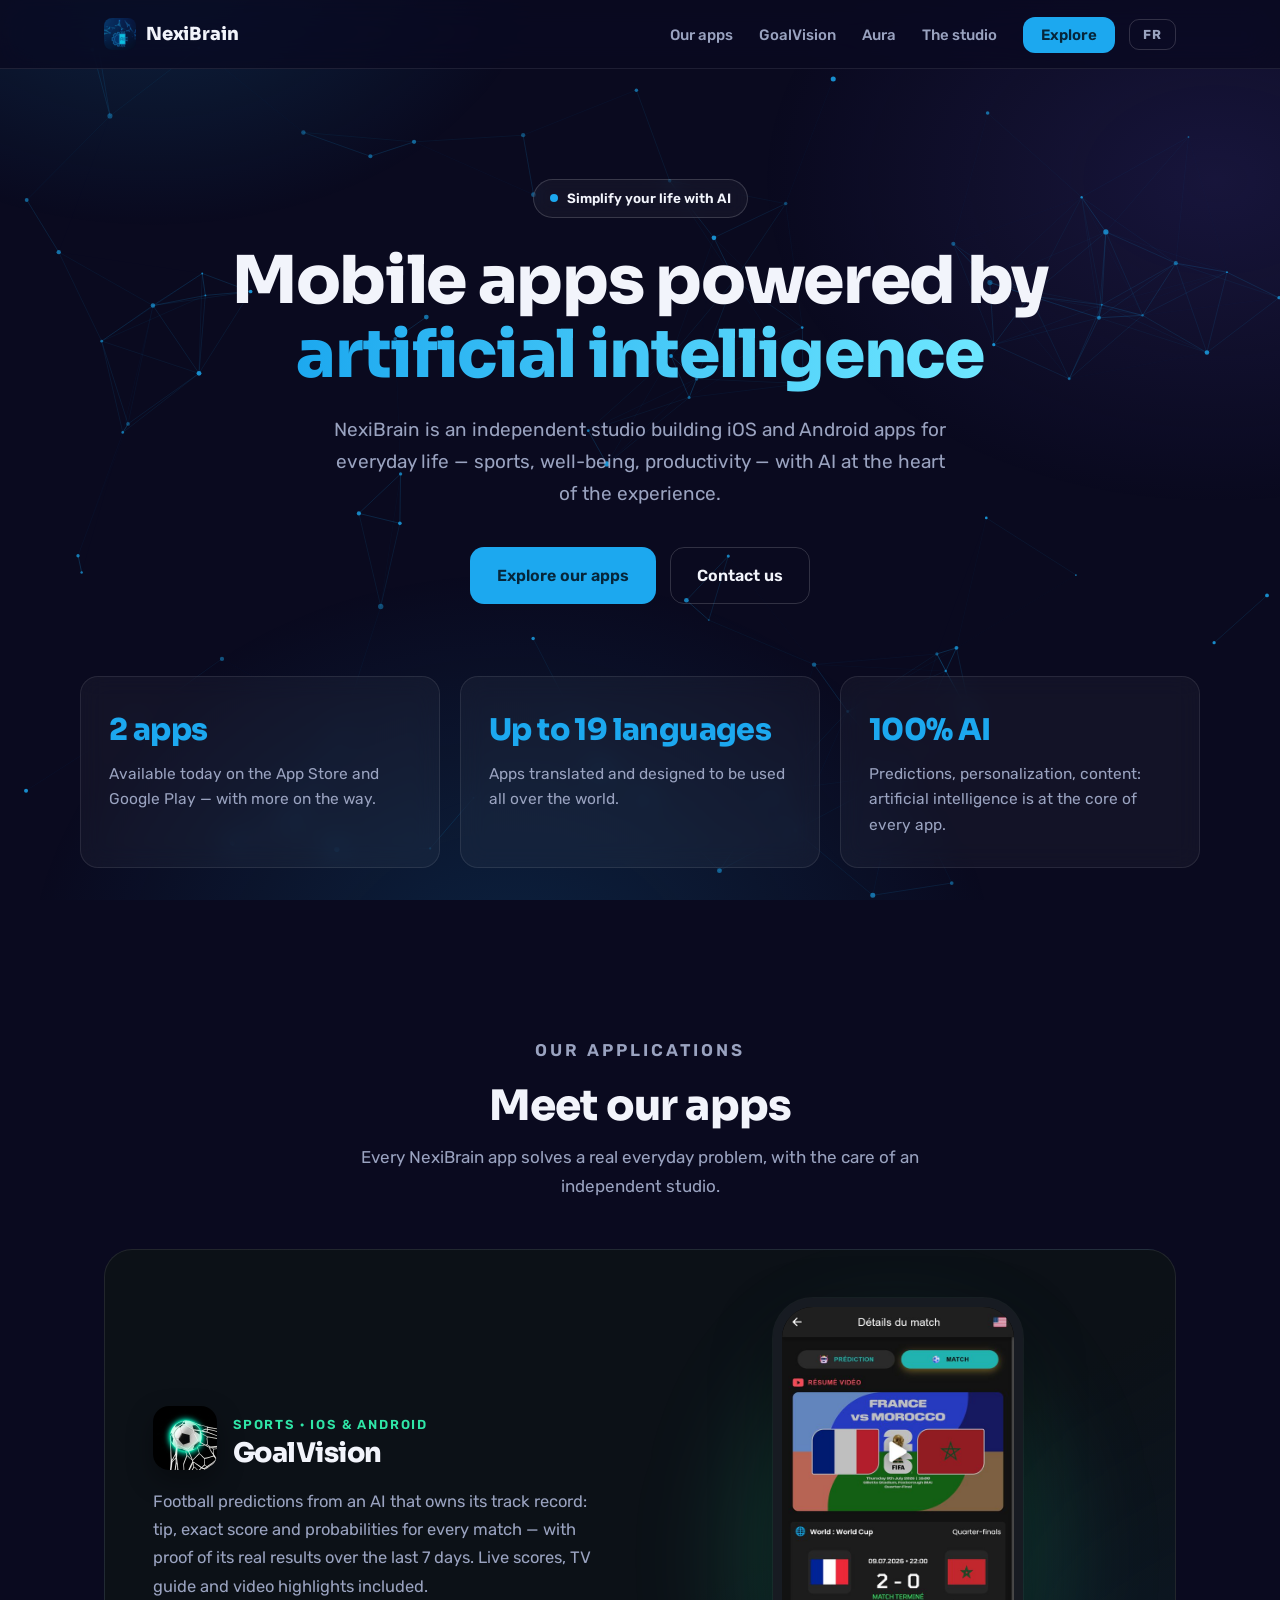
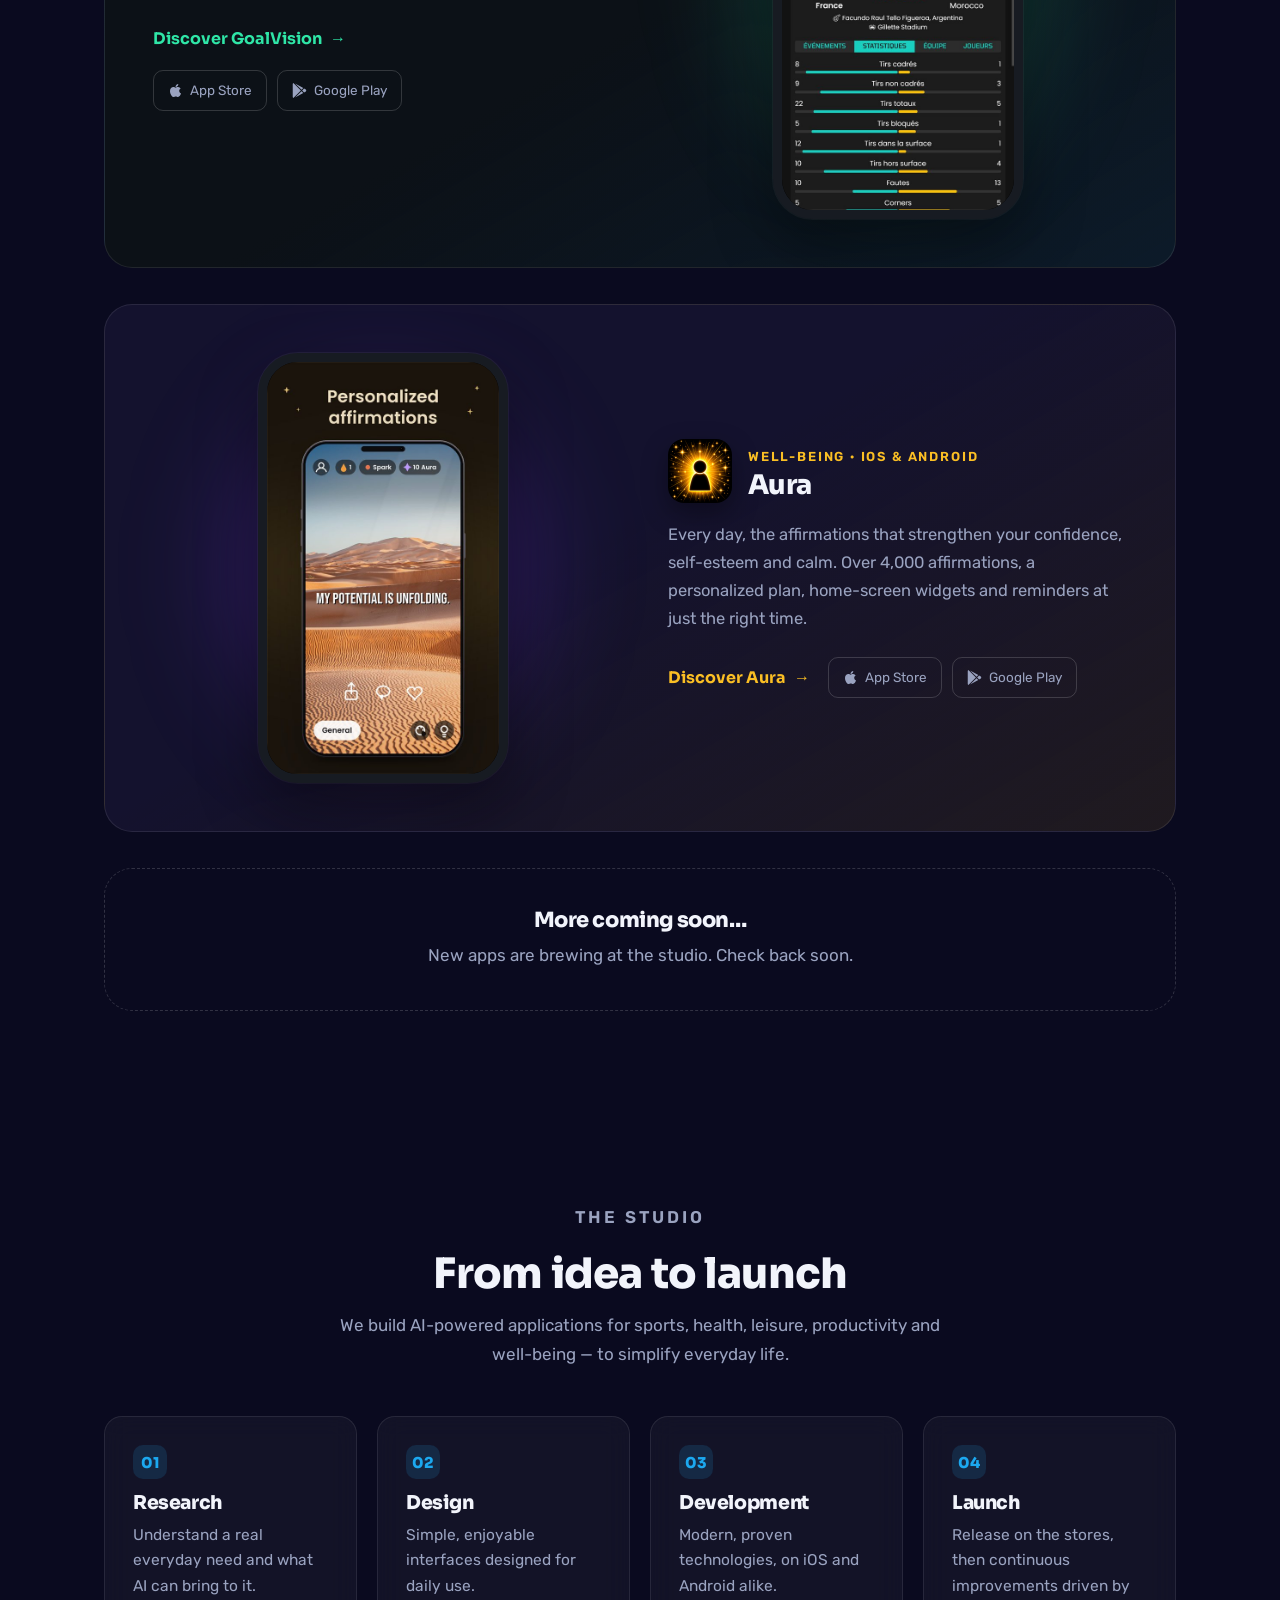
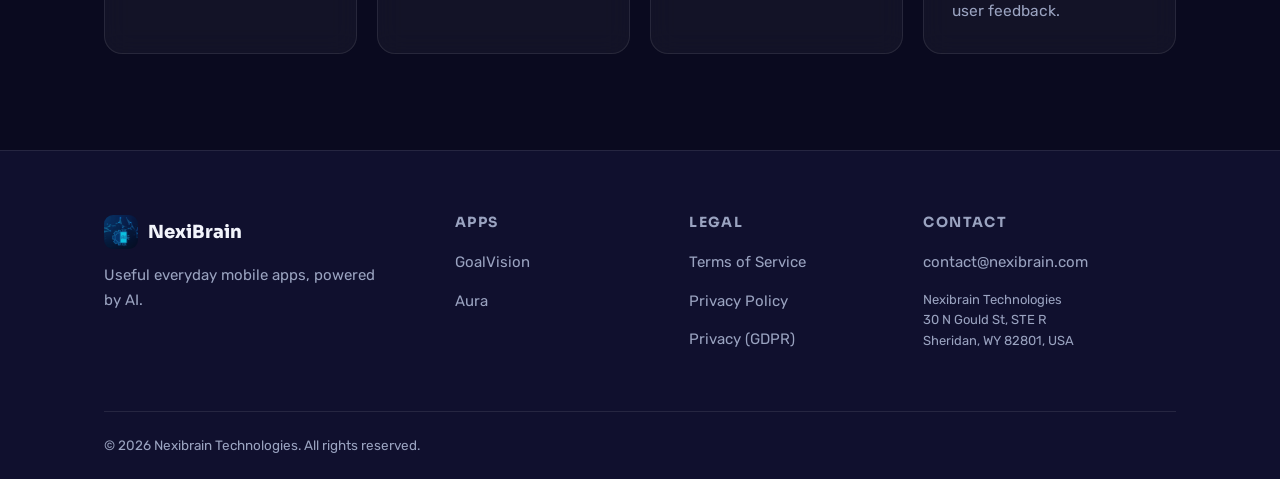
<file: index.html>
<!DOCTYPE html>
<html lang="en">
<head>
  <meta charset="UTF-8">
  <meta name="viewport" content="width=device-width, initial-scale=1.0">
  <title data-fr="NexiBrain — Des applications mobiles propulsées par l'IA">NexiBrain — AI-Powered Mobile Apps</title>
  <meta name="description" content="Independent studio building AI-powered iOS and Android apps: GoalVision, football predictions, and Aura, daily positive affirmations.">
  <link rel="canonical" href="https://nexibrain.com/">
  <link rel="icon" type="image/png" href="assets/img/nexibrain-icon.png">
  <meta name="theme-color" content="#0a0a1f">
  <meta property="og:type" content="website">
  <meta property="og:site_name" content="NexiBrain">
  <meta property="og:title" content="NexiBrain — AI-Powered Mobile Apps">
  <meta property="og:description" content="Independent studio building iOS and Android apps with AI at the core: GoalVision (football predictions) and Aura (daily affirmations).">
  <meta property="og:url" content="https://nexibrain.com/">
  <meta property="og:image" content="https://nexibrain.com/assets/img/og-home.jpg">
  <meta name="twitter:card" content="summary_large_image">
  <link rel="preconnect" href="https://fonts.googleapis.com">
  <link rel="preconnect" href="https://fonts.gstatic.com" crossorigin>
  <link href="https://fonts.googleapis.com/css2?family=Sora:wght@400;600;700;800&family=Rubik:wght@400;500;600&display=swap" rel="stylesheet">
  <link rel="stylesheet" href="assets/css/base.css">
  <style>
    /* Palette studio (tokens par défaut de base.css) + styles propres à l'accueil */
    /* Champ de particules : calque fixe derriere toute la page.
       z-index -1 le place au-dessus du fond du body mais sous le contenu ;
       les sections opaques (footer, cartes d'apps) le masquent naturellement. */
    .bg-particles {
      position: fixed;
      inset: 0;
      z-index: -1;
      pointer-events: none;
    }
    .bg-particles canvas { display: block; width: 100%; height: 100%; }

    .hero { padding: 110px 0 72px; text-align: center; }
    .hero h1 {
      font-size: clamp(36px, 6.4vw, 66px);
      max-width: 820px;
      margin: 26px auto 22px;
    }
    .hero h1 .grad {
      background: linear-gradient(92deg, #1ca8ef, #6ee7ff);
      -webkit-background-clip: text;
      background-clip: text;
      color: transparent;
    }
    .hero .lead { color: var(--muted); font-size: 19px; max-width: 620px; margin: 0 auto 36px; }
    .hero-ctas { display: flex; gap: 14px; justify-content: center; flex-wrap: wrap; }

    .proof-grid { display: grid; grid-template-columns: repeat(3, 1fr); gap: 20px; margin-top: 72px; }
    .proof-grid .card { text-align: left; }
    .proof-grid .num { font-family: var(--font-display); font-weight: 800; font-size: 30px; color: var(--accent); display: block; margin-bottom: 6px; letter-spacing: -0.02em; }
    @media (max-width: 760px) { .proof-grid { grid-template-columns: 1fr; } }

    /* Rangées d'apps (alternées) */
    .app-row {
      display: grid;
      grid-template-columns: 1fr 1fr;
      gap: 56px;
      align-items: center;
      border: 1px solid var(--border);
      border-radius: var(--radius-lg);
      padding: 48px;
      margin-bottom: 36px;
      position: relative;
      overflow: hidden;
    }
    .app-row.gv { background: linear-gradient(150deg, #0c1117 55%, rgba(47, 230, 167, 0.08)); }
    .app-row.aura { background: linear-gradient(150deg, #14122e 45%, rgba(251, 191, 36, 0.09)); }
    .app-row .app-visual { display: flex; justify-content: center; position: relative; }
    .app-row .phone { width: min(250px, 70%); }
    .app-row .app-visual::before {
      content: "";
      position: absolute;
      inset: 10% 18%;
      border-radius: 50%;
      filter: blur(56px);
      z-index: 0;
    }
    .app-row.gv .app-visual::before { background: rgba(47, 230, 167, 0.22); }
    .app-row.aura .app-visual::before { background: rgba(124, 58, 237, 0.3); }
    .app-row .phone { position: relative; z-index: 1; }
    .app-head { display: flex; align-items: center; gap: 16px; margin-bottom: 18px; }
    .app-head img { width: 64px; height: 64px; border-radius: 16px; box-shadow: 0 10px 26px rgba(0, 0, 0, 0.35); }
    .app-head .app-kicker { font-size: 13px; letter-spacing: 0.14em; text-transform: uppercase; font-weight: 600; }
    .app-row.gv .app-kicker { color: #2fe6a7; }
    .app-row.aura .app-kicker { color: #fbbf24; }
    .app-head h3 { font-size: 27px; }
    .app-row > div p { color: var(--muted); margin-bottom: 24px; font-size: 16.5px; }
    .app-links { display: flex; align-items: center; gap: 18px; flex-wrap: wrap; }
    .app-cta {
      font-family: var(--font-display);
      font-weight: 700;
      font-size: 16px;
      display: inline-flex;
      align-items: center;
      gap: 8px;
    }
    .app-row.gv .app-cta { color: #2fe6a7; }
    .app-row.aura .app-cta { color: #fbbf24; }
    /* La fleche se decale par transform : la largeur du lien ne bouge pas,
       sinon les badges stores passent a la ligne et l'ensemble se met a
       vibrer (le survol se perd, puis se retrouve, en boucle). */
    .app-cta .arrow { transition: transform 0.2s ease; }
    .app-cta:hover .arrow { transform: translateX(5px); }
    @media (prefers-reduced-motion: reduce) {
      .app-cta .arrow { transition: none; }
    }
    .app-stores { display: flex; gap: 10px; }
    .app-stores a {
      font-size: 13.5px;
      color: var(--muted);
      border: 1px solid var(--border-strong);
      border-radius: 10px;
      padding: 8px 14px;
      display: inline-flex;
      align-items: center;
      gap: 7px;
      transition: color 0.2s, border-color 0.2s;
    }
    .app-stores a:hover { color: var(--text); border-color: var(--muted); }
    .app-stores svg { width: 15px; height: 15px; }
    @media (max-width: 860px) {
      .app-row { grid-template-columns: 1fr; padding: 34px 26px; gap: 36px; }
      .app-row .app-visual { order: -1; }
    }

    .teaser {
      border: 1px dashed var(--border-strong);
      border-radius: var(--radius-lg);
      padding: 40px;
      text-align: center;
      color: var(--muted);
    }
    .teaser h3 { color: var(--text); font-size: 21px; margin-bottom: 8px; }

    /* Processus */
    .steps { display: grid; grid-template-columns: repeat(4, 1fr); gap: 20px; }
    .steps .card { position: relative; }
    .steps .step-num {
      font-family: var(--font-display);
      font-weight: 800;
      font-size: 15px;
      color: var(--accent);
      display: inline-grid;
      place-items: center;
      width: 34px;
      height: 34px;
      border-radius: 10px;
      background: color-mix(in srgb, var(--accent) 14%, transparent);
      margin-bottom: 14px;
    }
    @media (max-width: 860px) { .steps { grid-template-columns: 1fr 1fr; } }
    @media (max-width: 540px) { .steps { grid-template-columns: 1fr; } }
  </style>
</head>
<body>
  <div class="ambient" aria-hidden="true"></div>
  <div class="bg-particles" aria-hidden="true"><canvas id="particles"></canvas></div>

  <header class="nav">
    <div class="container nav-inner">
      <a class="nav-brand" href="./" aria-current="page">
        <img src="assets/img/nexibrain-icon.png" alt="" width="32" height="32">
        NexiBrain
      </a>
      <nav aria-label="Main navigation">
        <ul class="nav-links" id="nav-menu">
          <li><a href="#apps" data-fr="Nos apps">Our apps</a></li>
          <li><a href="goalvision/">GoalVision</a></li>
          <li><a href="aura/">Aura</a></li>
          <li><a href="#studio" data-fr="Le studio">The studio</a></li>
          <li><a class="nav-cta" href="#apps" data-fr="Découvrir">Explore</a></li>
        </ul>
        <button class="lang-toggle" type="button" aria-label="Passer en français">FR</button>
        <button class="nav-toggle" aria-expanded="false" aria-controls="nav-menu" aria-label="Open menu">☰</button>
      </nav>
    </div>
  </header>

  <main>
    <!-- ============================== HERO ============================== -->
    <section class="hero container">
      <span class="pill reveal"><span class="dot"></span><span data-fr="Simplifiez votre quotidien avec l'IA">Simplify your life with AI</span></span>
      <h1 class="reveal d1"><span data-fr="Des applications mobiles propulsées par ">Mobile apps powered by </span><span class="grad" data-fr="l'intelligence artificielle">artificial intelligence</span></h1>
      <p class="lead reveal d2" data-fr="NexiBrain est un studio indépendant qui conçoit des apps iOS et Android utiles au quotidien — sport, bien-être, productivité — avec l'IA au cœur de l'expérience.">NexiBrain is an independent studio building iOS and Android apps for everyday life — sports, well-being, productivity — with AI at the heart of the experience.</p>
      <div class="hero-ctas reveal d3">
        <a class="btn btn-primary" href="#apps" data-fr="Découvrir nos apps">Explore our apps</a>
        <a class="btn btn-ghost" href="mailto:contact@nexibrain.com" data-fr="Nous contacter">Contact us</a>
      </div>

      <div class="proof-grid">
        <div class="card reveal">
          <span class="num" data-fr="2 apps">2 apps</span>
          <p data-fr="Disponibles dès aujourd'hui sur l'App Store et Google Play — et d'autres arrivent bientôt.">Available today on the App Store and Google Play — with more on the way.</p>
        </div>
        <div class="card reveal d1">
          <span class="num" data-fr="Jusqu'à 19 langues">Up to 19 languages</span>
          <p data-fr="Des applications traduites et pensées pour être utilisées partout dans le monde.">Apps translated and designed to be used all over the world.</p>
        </div>
        <div class="card reveal d2">
          <span class="num" data-fr="100 % IA">100% AI</span>
          <p data-fr="Prédictions, personnalisation, contenus : l'intelligence artificielle est au centre de chaque app.">Predictions, personalization, content: artificial intelligence is at the core of every app.</p>
        </div>
      </div>
    </section>

    <!-- ============================== APPS ============================== -->
    <section id="apps" class="section">
      <div class="container">
        <div class="section-head center reveal">
          <p class="eyebrow" data-fr="Nos applications">Our applications</p>
          <h2 data-fr="Découvrez nos apps">Meet our apps</h2>
          <p data-fr="Chaque application NexiBrain résout un vrai problème du quotidien, avec le soin d'un studio indépendant.">Every NexiBrain app solves a real everyday problem, with the care of an independent studio.</p>
        </div>

        <!-- GoalVision -->
        <article class="app-row gv reveal">
          <div>
            <div class="app-head">
              <img src="assets/img/goalvision-icon.png" alt="GoalVision icon" width="64" height="64">
              <div>
                <span class="app-kicker" data-fr="Sports · iOS &amp; Android">Sports · iOS &amp; Android</span>
                <h3>GoalVision</h3>
              </div>
            </div>
            <p data-fr="Les pronostics foot d'une IA qui assume son bilan : conseil, score exact et probabilités pour chaque match — avec la preuve de ses résultats réels des 7 derniers jours. Scores en direct, guide TV et résumés vidéo inclus.">Football predictions from an AI that owns its track record: tip, exact score and probabilities for every match — with proof of its real results over the last 7 days. Live scores, TV guide and video highlights included.</p>
            <div class="app-links">
              <a class="app-cta" href="goalvision/"><span data-fr="Découvrir GoalVision">Discover GoalVision</span> <span class="arrow" aria-hidden="true">→</span></a>
              <div class="app-stores">
                <a href="https://goalvision.onelink.me/J6He?pid=nxb_web&amp;c=homepage&amp;af_channel=website&amp;af_sub1=home" target="_blank" rel="noopener">
                  <svg viewBox="0 0 384 512" fill="currentColor" aria-hidden="true"><path d="M318.7 268.7c-.2-36.7 16.4-64.4 50-84.8-18.8-26.9-47.2-41.7-84.7-44.6-35.5-2.8-74.3 20.7-88.5 20.7-15 0-49.4-19.7-76.4-19.7C63.3 141.2 4 184.8 4 273.5q0 39.3 14.4 81.2c12.8 36.7 59 126.7 107.2 125.2 25.2-.6 43-17.9 75.8-17.9 31.8 0 48.3 17.9 76.4 17.9 48.6-.7 90.4-82.5 102.6-119.3-65.2-30.7-61.7-90-61.7-91.9zm-56.6-164.2c27.3-32.4 24.8-61.9 24-72.5-24.1 1.4-52 16.4-67.9 34.9-17.5 19.8-27.8 44.3-25.6 71.9 26.1 2 49.9-11.4 69.5-34.3z"/></svg>
                  App Store
                </a>
                <a href="https://goalvision.onelink.me/J6He?pid=nxb_web&amp;c=homepage&amp;af_channel=website&amp;af_sub1=home" target="_blank" rel="noopener">
                  <svg viewBox="0 0 512 512" fill="currentColor" aria-hidden="true"><path d="M325.3 234.3L104.6 13l280.8 161.2-60.1 60.1zM47 0C34 6.8 25.3 19.2 25.3 35.3v441.3c0 16.1 8.7 28.5 21.7 35.3l256.6-256L47 0zm425.2 225.6l-58.9-34.1-65.7 64.5 65.7 64.5 60.1-34.1c18-14.3 18-46.5-1.2-60.8zM104.6 499l280.8-161.2-60.1-60.1L104.6 499z"/></svg>
                  Google Play
                </a>
              </div>
            </div>
          </div>
          <div class="app-visual">
            <div class="phone"><img src="assets/img/gv/shot-stats.jpg" alt="GoalVision match screen: France vs Morocco highlights and statistics" loading="lazy" width="540" height="1170"></div>
          </div>
        </article>

        <!-- Aura -->
        <article class="app-row aura reveal">
          <div class="app-visual">
            <div class="phone"><img src="assets/img/aura/en/shot-quotes.jpg" data-fr-src="assets/img/aura/fr/shot-quotes.jpg" alt="Daily affirmation screen in Aura" loading="lazy" width="540" height="960"></div>
          </div>
          <div>
            <div class="app-head">
              <img src="assets/img/aura-icon.png" alt="Aura icon" width="64" height="64">
              <div>
                <span class="app-kicker" data-fr="Bien-être · iOS &amp; Android">Well-being · iOS &amp; Android</span>
                <h3>Aura</h3>
              </div>
            </div>
            <p data-fr="Chaque jour, les affirmations qui renforcent votre confiance, votre estime et votre sérénité. Plus de 4 000 affirmations, un plan personnalisé, des widgets sur votre écran d'accueil et des rappels au bon moment.">Every day, the affirmations that strengthen your confidence, self-esteem and calm. Over 4,000 affirmations, a personalized plan, home-screen widgets and reminders at just the right time.</p>
            <div class="app-links">
              <a class="app-cta" href="aura/"><span data-fr="Découvrir Aura">Discover Aura</span> <span class="arrow" aria-hidden="true">→</span></a>
              <div class="app-stores">
                <a href="https://apps.apple.com/app/id6796895963" target="_blank" rel="noopener">
                  <svg viewBox="0 0 384 512" fill="currentColor" aria-hidden="true"><path d="M318.7 268.7c-.2-36.7 16.4-64.4 50-84.8-18.8-26.9-47.2-41.7-84.7-44.6-35.5-2.8-74.3 20.7-88.5 20.7-15 0-49.4-19.7-76.4-19.7C63.3 141.2 4 184.8 4 273.5q0 39.3 14.4 81.2c12.8 36.7 59 126.7 107.2 125.2 25.2-.6 43-17.9 75.8-17.9 31.8 0 48.3 17.9 76.4 17.9 48.6-.7 90.4-82.5 102.6-119.3-65.2-30.7-61.7-90-61.7-91.9zm-56.6-164.2c27.3-32.4 24.8-61.9 24-72.5-24.1 1.4-52 16.4-67.9 34.9-17.5 19.8-27.8 44.3-25.6 71.9 26.1 2 49.9-11.4 69.5-34.3z"/></svg>
                  App Store
                </a>
                <a href="https://play.google.com/store/apps/details?id=nexibrain.boost.motivation" target="_blank" rel="noopener">
                  <svg viewBox="0 0 512 512" fill="currentColor" aria-hidden="true"><path d="M325.3 234.3L104.6 13l280.8 161.2-60.1 60.1zM47 0C34 6.8 25.3 19.2 25.3 35.3v441.3c0 16.1 8.7 28.5 21.7 35.3l256.6-256L47 0zm425.2 225.6l-58.9-34.1-65.7 64.5 65.7 64.5 60.1-34.1c18-14.3 18-46.5-1.2-60.8zM104.6 499l280.8-161.2-60.1-60.1L104.6 499z"/></svg>
                  Google Play
                </a>
              </div>
            </div>
          </div>
        </article>

        <div class="teaser reveal">
          <h3 data-fr="La suite arrive…">More coming soon…</h3>
          <p data-fr="D'autres applications sont en préparation au studio. Revenez bientôt.">New apps are brewing at the studio. Check back soon.</p>
        </div>
      </div>
    </section>

    <!-- ============================== STUDIO ============================== -->
    <section id="studio" class="section">
      <div class="container">
        <div class="section-head center reveal">
          <p class="eyebrow" data-fr="Le studio">The studio</p>
          <h2 data-fr="De l'idée au lancement">From idea to launch</h2>
          <p data-fr="Nous créons des applications basées sur l'intelligence artificielle dans les domaines du sport, de la santé, des loisirs, de la productivité et du bien-être — pour simplifier la vie de tous les jours.">We build AI-powered applications for sports, health, leisure, productivity and well-being — to simplify everyday life.</p>
        </div>
        <div class="steps">
          <div class="card reveal">
            <span class="step-num">01</span>
            <h3 data-fr="Recherche">Research</h3>
            <p data-fr="Comprendre un vrai besoin du quotidien et ce que l'IA peut y apporter.">Understand a real everyday need and what AI can bring to it.</p>
          </div>
          <div class="card reveal d1">
            <span class="step-num">02</span>
            <h3>Design</h3>
            <p data-fr="Des interfaces simples, agréables et pensées pour un usage quotidien.">Simple, enjoyable interfaces designed for daily use.</p>
          </div>
          <div class="card reveal d2">
            <span class="step-num">03</span>
            <h3 data-fr="Développement">Development</h3>
            <p data-fr="Des technologies modernes et éprouvées, sur iOS comme sur Android.">Modern, proven technologies, on iOS and Android alike.</p>
          </div>
          <div class="card reveal d3">
            <span class="step-num">04</span>
            <h3 data-fr="Lancement">Launch</h3>
            <p data-fr="Mise en ligne sur les stores, puis améliorations continues à l'écoute des utilisateurs.">Release on the stores, then continuous improvements driven by user feedback.</p>
          </div>
        </div>
      </div>
    </section>
  </main>

  <!-- ============================== FOOTER ============================== -->
  <footer class="footer">
    <div class="container">
      <div class="footer-grid">
        <div>
          <div class="footer-brand">
            <img src="assets/img/nexibrain-icon.png" alt="" width="34" height="34">
            NexiBrain
          </div>
          <p class="footer-tagline" data-fr="Des applications mobiles utiles au quotidien, propulsées par l'IA.">Useful everyday mobile apps, powered by AI.</p>
        </div>
        <div>
          <h4 data-fr="Applications">Apps</h4>
          <ul>
            <li><a href="goalvision/">GoalVision</a></li>
            <li><a href="aura/">Aura</a></li>
          </ul>
        </div>
        <div>
          <h4 data-fr="Légal">Legal</h4>
          <ul>
            <li><a href="terms-of-service/" data-fr="Conditions d'utilisation">Terms of Service</a></li>
            <li><a href="privacy-policy/" data-fr="Politique de confidentialité">Privacy Policy</a></li>
            <li><a href="privacy-policy-gdpr/" data-fr="Confidentialité (RGPD)">Privacy (GDPR)</a></li>
          </ul>
        </div>
        <div>
          <h4>Contact</h4>
          <ul>
            <li><a href="mailto:contact@nexibrain.com">contact@nexibrain.com</a></li>
          </ul>
          <p class="footer-note">Nexibrain Technologies<br>30 N Gould St, STE R<br>Sheridan, WY 82801, USA</p>
        </div>
      </div>
      <div class="footer-bottom">
        <span data-fr="© 2026 Nexibrain Technologies. Tous droits réservés.">© 2026 Nexibrain Technologies. All rights reserved.</span>
      </div>
    </div>
  </footer>

  <script src="assets/js/particles.js" defer></script>
  <script src="assets/js/site.js" defer></script>
  <script src="assets/js/i18n.js" defer></script>
</body>
</html>
</file>
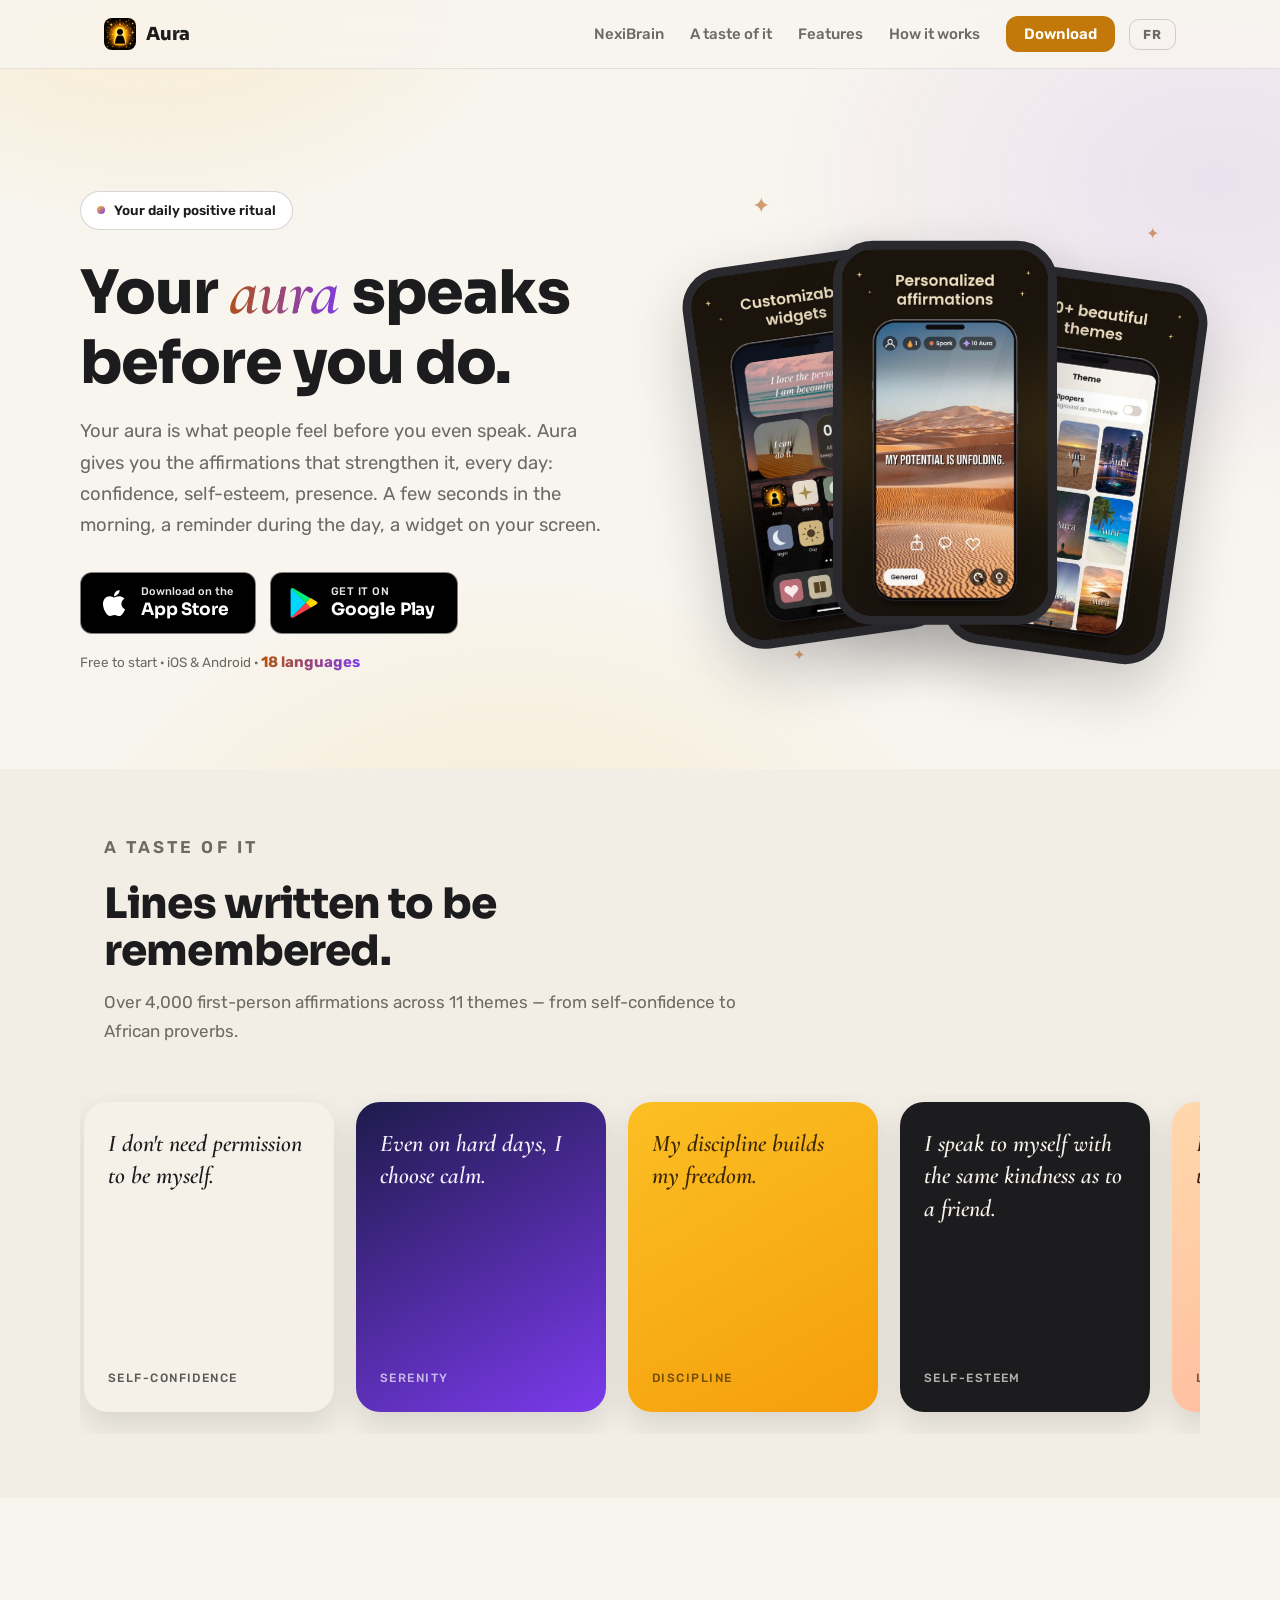
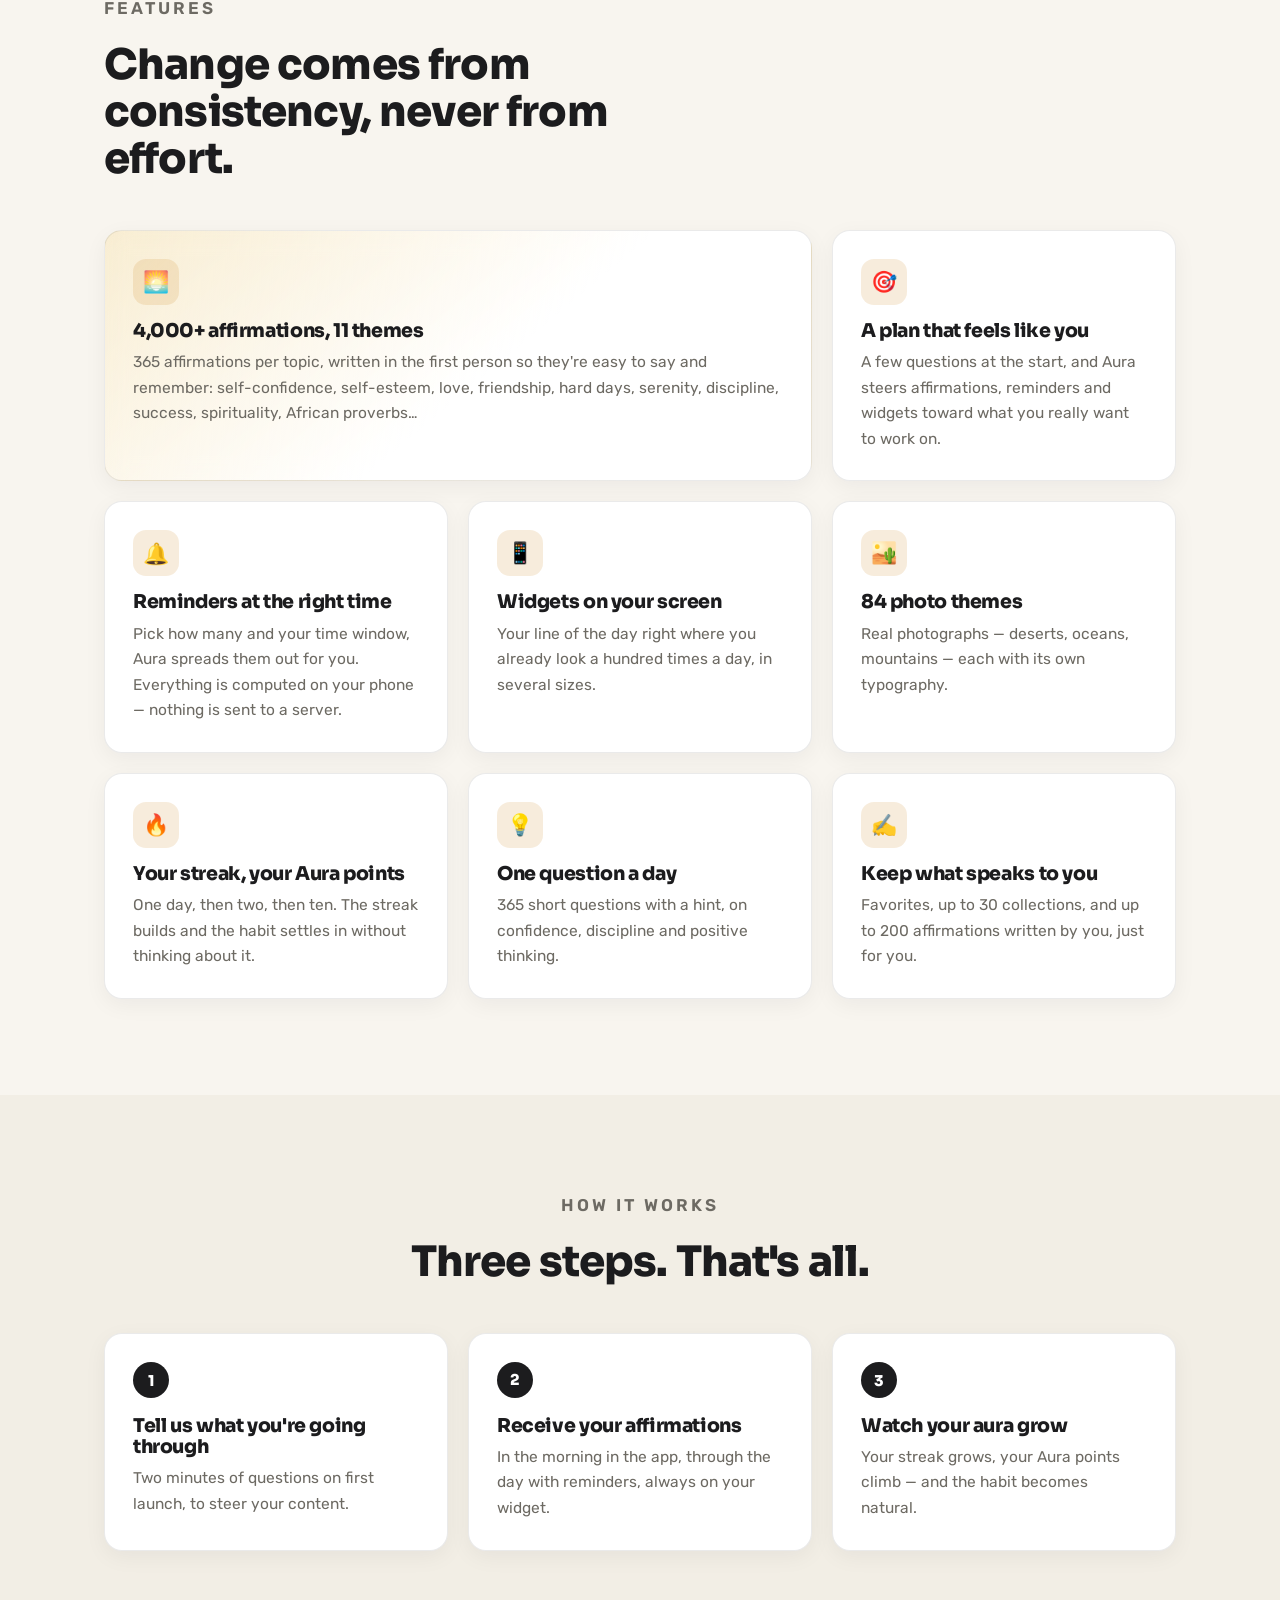
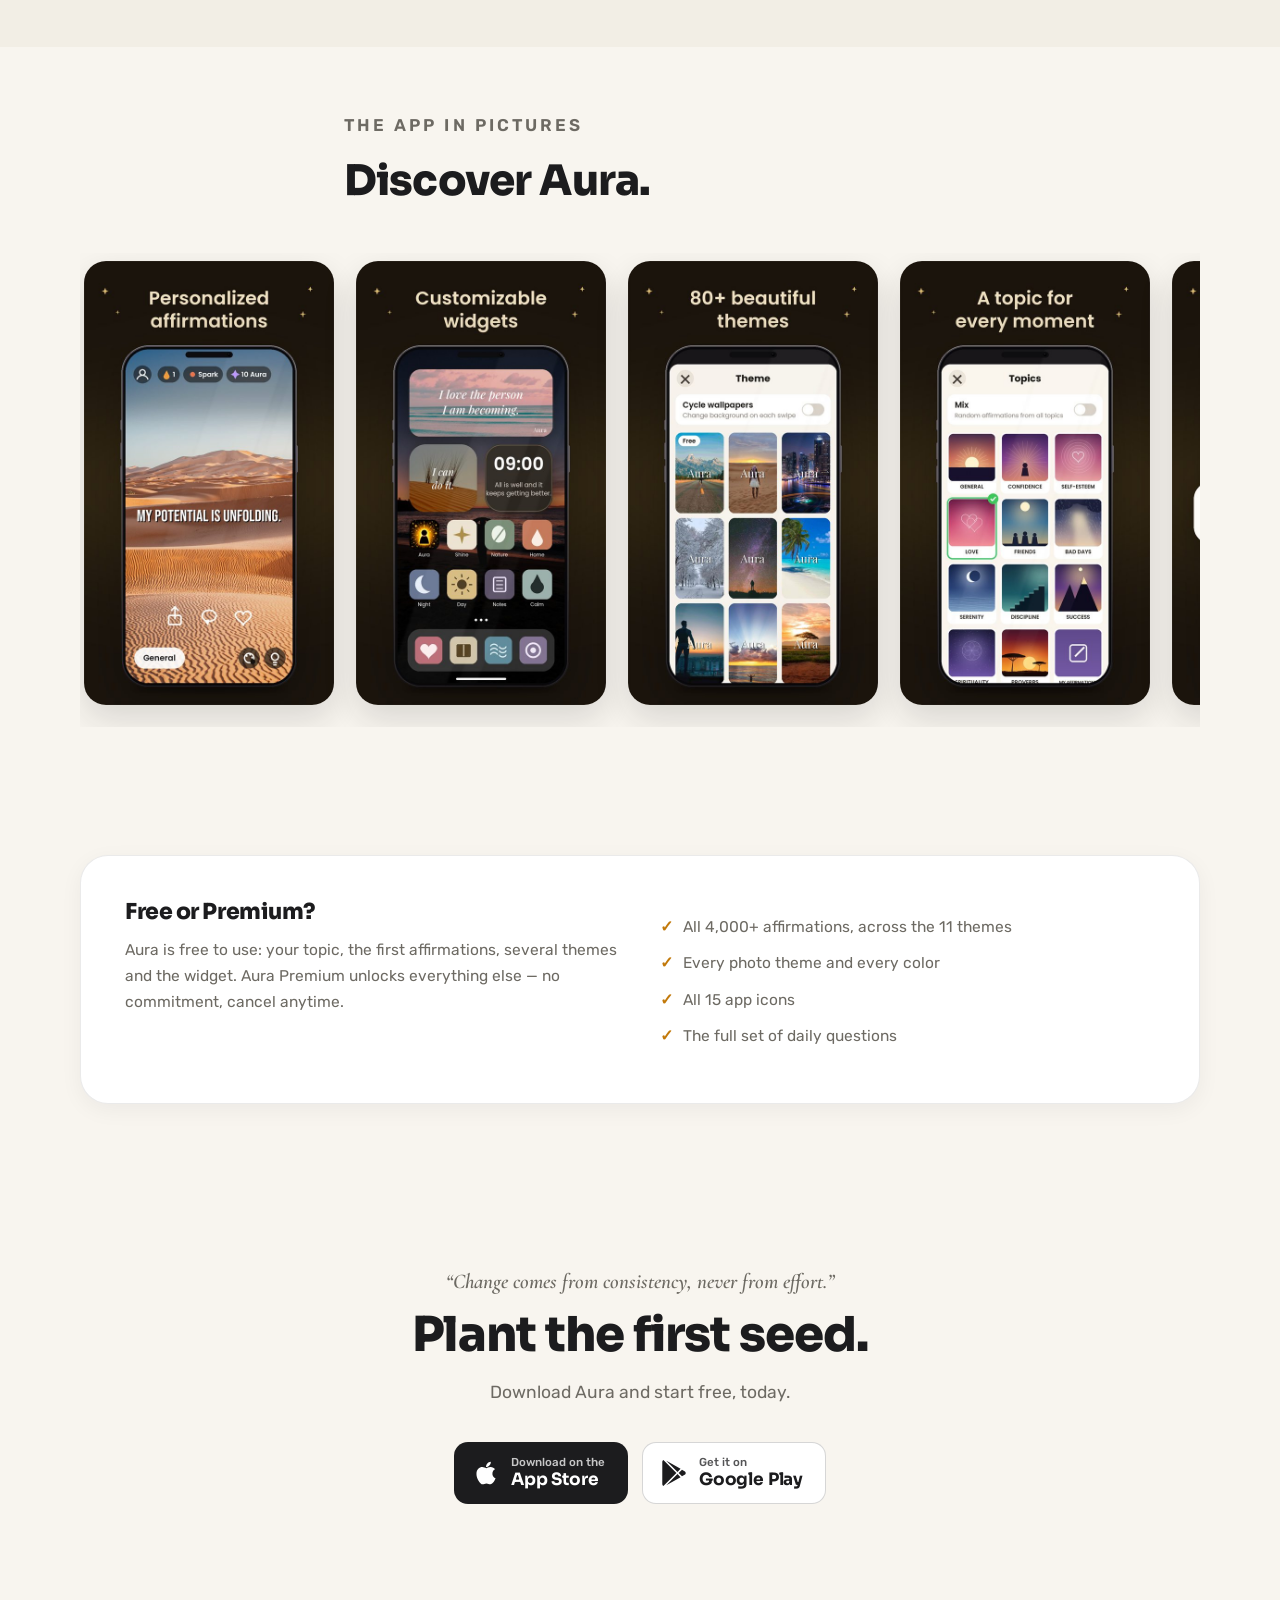
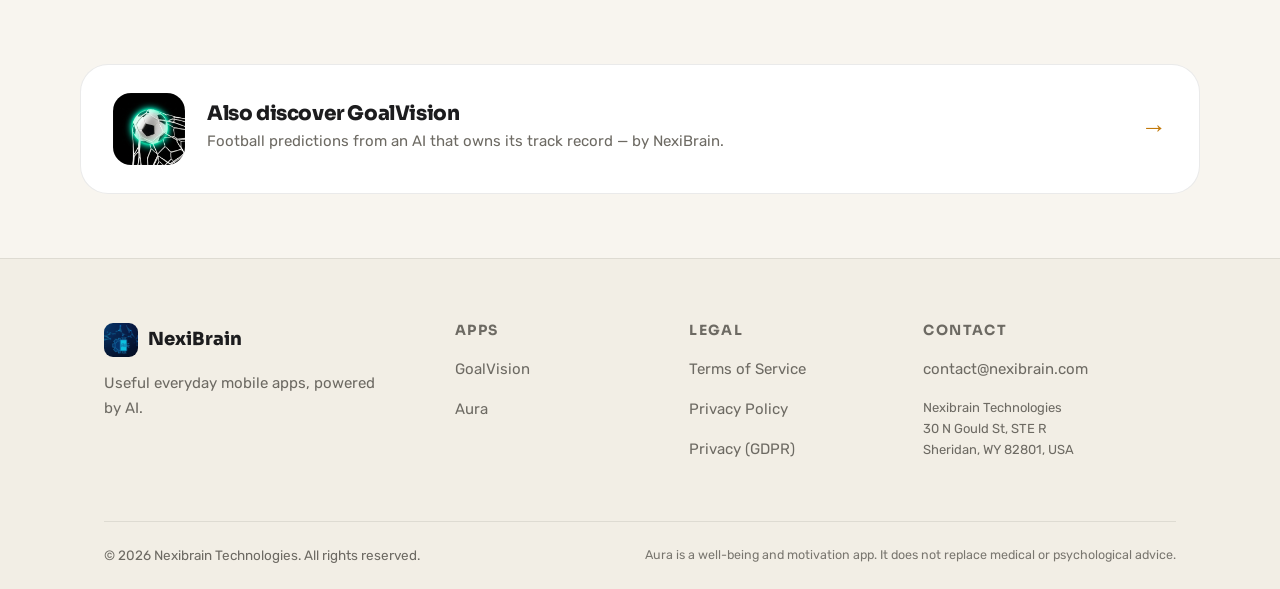
<file: aura/index.html>
<!DOCTYPE html>
<html lang="en">
<head>
  <meta charset="UTF-8">
  <meta name="viewport" content="width=device-width, initial-scale=1.0">
  <title data-fr="Aura — Affirmations positives quotidiennes">Aura — Daily Positive Affirmations</title>
  <meta name="description" content="Over 4,000 positive affirmations and a personalized plan for your confidence, self-esteem and calm. Widgets, smart reminders, 84 photo themes.">
  <link rel="canonical" href="https://nexibrain.com/aura/">
  <link rel="icon" type="image/png" href="../assets/img/aura-icon.png">
  <meta name="theme-color" content="#f8f5ef">
  <meta property="og:type" content="website">
  <meta property="og:site_name" content="NexiBrain">
  <meta property="og:title" content="Aura — Daily Positive Affirmations">
  <meta property="og:description" content="Your aura is what people feel before you even speak. Every day, the affirmations that strengthen it: confidence, self-esteem, calm.">
  <meta property="og:url" content="https://nexibrain.com/aura/">
  <meta property="og:image" content="https://nexibrain.com/assets/img/og-aura.jpg">
  <meta name="twitter:card" content="summary_large_image">
  <link rel="preconnect" href="https://fonts.googleapis.com">
  <link rel="preconnect" href="https://fonts.gstatic.com" crossorigin>
  <link href="https://fonts.googleapis.com/css2?family=Sora:wght@400;600;700;800&family=Rubik:wght@400;500;600&family=Cormorant+Garamond:ital,wght@0,600;1,500;1,600&display=swap" rel="stylesheet">
  <link rel="stylesheet" href="../assets/css/base.css">
  <style>
    :root {
      --bg: #f8f5ef;
      --bg-2: #f2eee5;
      --surface: #ffffff;
      --surface-2: #fbf8f2;
      --border: rgba(28, 28, 30, 0.09);
      --border-strong: rgba(28, 28, 30, 0.18);
      --text: #1c1c1e;
      --muted: #6d6a63;
      --accent: #c2790a;
      --accent-2: #7c3aed;
      --accent-ink: #ffffff;
      --glow-a: rgba(251, 191, 36, 0.18);
      --glow-b: rgba(124, 58, 237, 0.10);
      --nav-bg: rgba(248, 245, 239, 0.82);
    }
    body { font-size: 17.5px; }
    .serif { font-family: 'Cormorant Garamond', Georgia, serif; font-style: italic; font-weight: 600; }
    .card { box-shadow: 0 6px 22px rgba(28, 28, 30, 0.05); }
    .store-badge.paper { background: #ffffff; color: #1c1c1e; border-color: var(--border-strong); }
    .store-badge:hover { box-shadow: 0 12px 28px rgba(28, 28, 30, 0.14); }
    .phone { border-color: #2a2a2e; box-shadow: 0 24px 60px rgba(28, 28, 30, 0.22); }
    .pill .dot { animation: none; background: linear-gradient(135deg, #fbbf24, #7c3aed); }

    /* HERO */
    .hero { padding: 84px 0 56px; }
    .hero-grid { display: grid; grid-template-columns: 1.05fr 0.95fr; gap: 48px; align-items: center; }
    .hero h1 { font-size: clamp(36px, 5.8vw, 60px); margin: 24px 0 20px; letter-spacing: -0.015em; }
    .hero h1 .serif {
      font-size: 1.12em;
      background: linear-gradient(100deg, #b45309, #7c3aed);
      -webkit-background-clip: text;
      background-clip: text;
      color: transparent;
      padding-right: 2px;
    }
    .hero .lead { color: var(--muted); font-size: 18.5px; max-width: 540px; margin-bottom: 30px; }
    .hero-micro { font-size: 13.5px; color: var(--muted); margin-top: 16px; }
    .hero-micro .lang {
      font-weight: 700;
      font-size: 15px;
      background: linear-gradient(100deg, #b45309, #7c3aed);
      -webkit-background-clip: text;
      background-clip: text;
      color: transparent;
    }

    /* Éventail de téléphones */
    .fan { position: relative; height: min(560px, 92vw); }
    .fan::before {
      content: "";
      position: absolute;
      inset: 8% 6%;
      border-radius: 50%;
      background:
        radial-gradient(closest-side at 35% 40%, rgba(124, 58, 237, 0.16), transparent 75%),
        radial-gradient(closest-side at 70% 65%, rgba(251, 191, 36, 0.28), transparent 75%);
      filter: blur(38px);
    }
    .fan .phone { position: absolute; width: min(228px, 44%); top: 50%; left: 50%; }
    .fan .p-left { transform: translate(-108%, -46%) rotate(-8deg); z-index: 1; }
    .fan .p-mid { transform: translate(-50%, -50%); z-index: 3; }
    .fan .p-right { transform: translate(8%, -42%) rotate(8deg); z-index: 2; }
    .sparkle { position: absolute; color: #b45309; opacity: 0.55; font-size: 22px; z-index: 4; }
    .sp-1 { top: 6%; left: 12%; }
    .sp-2 { top: 12%; right: 8%; font-size: 16px; }
    .sp-3 { bottom: 8%; left: 20%; font-size: 15px; }
    @media (max-width: 900px) {
      .hero-grid { grid-template-columns: 1fr; }
      .fan { height: min(480px, 100vw); margin-top: 12px; }
      .fan .p-left { transform: translate(-104%, -46%) rotate(-7deg); }
      .fan .p-right { transform: translate(2%, -42%) rotate(7deg); }
    }

    /* Cartes d'affirmations */
    .aff-card {
      width: 250px;
      height: 310px;
      border-radius: 24px;
      padding: 26px 24px;
      display: flex;
      flex-direction: column;
      justify-content: space-between;
      box-shadow: 0 12px 30px rgba(28, 28, 30, 0.12);
      font-family: 'Cormorant Garamond', Georgia, serif;
      font-style: italic;
      font-weight: 600;
      font-size: 24px;
      line-height: 1.35;
    }
    .aff-card .topic {
      font-family: var(--font-body);
      font-style: normal;
      font-weight: 500;
      font-size: 12px;
      letter-spacing: 0.12em;
      text-transform: uppercase;
      opacity: 0.7;
    }
    .aff-cream { background: #f5f0e8; color: #1c1c1e; }
    .aff-ink { background: #1c1c1e; color: #f5f0e8; }
    .aff-peach { background: linear-gradient(150deg, #ffd8ac, #ffb79d); color: #401d0f; }
    .aff-aura { background: linear-gradient(150deg, #1e1b4b, #7c3aed); color: #f6f1ff; }
    .aff-gold { background: linear-gradient(150deg, #fbbf24, #f59e0b); color: #3d2703; }

    /* Fonctionnalités */
    .features-grid { display: grid; grid-template-columns: repeat(3, 1fr); gap: 20px; }
    .features-grid .wide { grid-column: span 2; background: linear-gradient(140deg, rgba(251, 191, 36, 0.14), #ffffff 55%); }
    @media (max-width: 860px) {
      .features-grid { grid-template-columns: 1fr; }
      .features-grid .wide { grid-column: span 1; }
    }

    /* Étapes */
    .steps { display: grid; grid-template-columns: repeat(3, 1fr); gap: 20px; }
    .steps .card h3 { margin-top: 4px; }
    .step-num {
      font-family: var(--font-display);
      font-weight: 800;
      font-size: 15px;
      display: inline-grid;
      place-items: center;
      width: 36px;
      height: 36px;
      border-radius: 50%;
      background: #1c1c1e;
      color: #fff;
      margin-bottom: 14px;
    }
    @media (max-width: 760px) { .steps { grid-template-columns: 1fr; } }

    /* Galerie */
    .gallery-card { border-radius: 22px; overflow: hidden; box-shadow: 0 14px 34px rgba(28, 28, 30, 0.14); width: 250px; }
    .gallery-card img { width: 100%; }

    /* Premium */
    .premium {
      border: 1px solid var(--border);
      border-radius: var(--radius-lg);
      background: var(--surface);
      padding: 44px;
      display: grid;
      grid-template-columns: 1fr 1fr;
      gap: 40px;
      box-shadow: 0 6px 22px rgba(28, 28, 30, 0.05);
    }
    .premium h3 { font-size: 22px; margin-bottom: 12px; }
    .premium p { color: var(--muted); font-size: 15.5px; }
    .premium ul { list-style: none; margin-top: 14px; }
    .premium li { display: flex; gap: 10px; color: var(--muted); font-size: 15.5px; margin-bottom: 10px; }
    .premium li::before { content: "✓"; color: var(--accent); font-weight: 700; flex: none; }
    @media (max-width: 760px) { .premium { grid-template-columns: 1fr; padding: 30px 24px; } }

    /* CTA final */
    .final-cta { text-align: center; }
    .final-cta h2 { font-size: clamp(30px, 5vw, 48px); margin-bottom: 16px; }
    .final-cta .mantra { font-size: 21px; margin-bottom: 8px; }
    .final-cta p { color: var(--muted); margin-bottom: 34px; }
    .final-cta .store-badges { justify-content: center; }

    .disclaimer { font-size: 12.5px; color: var(--muted); opacity: 0.9; }
  </style>
</head>
<body>
  <div class="ambient" aria-hidden="true"></div>

  <header class="nav">
    <div class="container nav-inner">
      <a class="nav-brand" href="../">
        <img src="../assets/img/aura-icon.png" alt="" width="32" height="32">
        Aura
      </a>
      <nav aria-label="Main navigation">
        <ul class="nav-links" id="nav-menu">
          <li><a href="../">NexiBrain</a></li>
          <li><a href="#avant-gout" data-fr="Un avant-goût">A taste of it</a></li>
          <li><a href="#features" data-fr="Fonctionnalités">Features</a></li>
          <li><a href="#comment" data-fr="Comment ça marche">How it works</a></li>
          <li><a class="nav-cta" href="#download" data-fr="Télécharger">Download</a></li>
        </ul>
        <button class="lang-toggle" type="button" aria-label="Passer en français">FR</button>
        <button class="nav-toggle" aria-expanded="false" aria-controls="nav-menu" aria-label="Open menu">☰</button>
      </nav>
    </div>
  </header>

  <main>
    <!-- ============================== HERO ============================== -->
    <section class="hero container">
      <div class="hero-grid">
        <div>
          <span class="pill reveal"><span class="dot"></span><span data-fr="Ton rituel positif quotidien">Your daily positive ritual</span></span>
          <h1 class="reveal d1"><span data-fr="Ton ">Your </span><span class="serif">aura</span><span data-fr=" parle avant toi."> speaks before you do.</span></h1>
          <p class="lead reveal d2" data-fr="Ton aura, c'est ce que les autres ressentent avant même que tu parles. Aura te donne chaque jour les affirmations qui la renforcent : confiance, estime de toi, présence. Quelques secondes le matin, un rappel dans la journée, un widget sur ton écran.">Your aura is what people feel before you even speak. Aura gives you the affirmations that strengthen it, every day: confidence, self-esteem, presence. A few seconds in the morning, a reminder during the day, a widget on your screen.</p>
          <div class="store-badges reveal d3">
            <a class="store-badge black" href="https://dailyaffirmations.onelink.me/thS7/womb1f2w?pid=website_social&amp;c=aura_site&amp;af_channel=nexibrain_site&amp;af_sub1=aura_page" target="_blank" rel="noopener">
              <svg viewBox="0 0 384 512" fill="currentColor" aria-hidden="true"><path d="M318.7 268.7c-.2-36.7 16.4-64.4 50-84.8-18.8-26.9-47.2-41.7-84.7-44.6-35.5-2.8-74.3 20.7-88.5 20.7-15 0-49.4-19.7-76.4-19.7C63.3 141.2 4 184.8 4 273.5q0 39.3 14.4 81.2c12.8 36.7 59 126.7 107.2 125.2 25.2-.6 43-17.9 75.8-17.9 31.8 0 48.3 17.9 76.4 17.9 48.6-.7 90.4-82.5 102.6-119.3-65.2-30.7-61.7-90-61.7-91.9zm-56.6-164.2c27.3-32.4 24.8-61.9 24-72.5-24.1 1.4-52 16.4-67.9 34.9-17.5 19.8-27.8 44.3-25.6 71.9 26.1 2 49.9-11.4 69.5-34.3z"/></svg>
              <span><small data-fr="Télécharger dans">Download on the</small><strong>App Store</strong></span>
            </a>
            <a class="store-badge black" href="https://dailyaffirmations.onelink.me/thS7/womb1f2w?pid=website_social&amp;c=aura_site&amp;af_channel=nexibrain_site&amp;af_sub1=aura_page" target="_blank" rel="noopener">
              <svg viewBox="0 0 30 33.6" aria-hidden="true">
                <path fill="#00d7fe" d="M.6.5C.2.9 0 1.6 0 2.4v28.8c0 .8.2 1.5.6 1.9l.1.1L16.9 17v-.4L.7.4l-.1.1z"/>
                <path fill="#00ee76" d="M22.3 11.4 3.4.5C2.3-.1 1.3 0 .7.5l16.2 16.3 5.4-5.4z"/>
                <path fill="#ffd502" d="m22.4 22.2 6.3-3.6c1.8-1 1.8-2.7 0-3.7l-6.4-3.6-5.4 5.4 5.5 5.5z"/>
                <path fill="#f9414e" d="M.7 33.1c.6.6 1.6.6 2.7 0l19-10.9-5.5-5.5L.7 33.1z"/>
              </svg>
              <span class="cap"><small data-fr="DISPONIBLE SUR">GET IT ON</small><strong>Google Play</strong></span>
            </a>
          </div>
          <p class="hero-micro reveal d3"><span data-fr="Gratuit pour commencer · iOS &amp; Android · ">Free to start · iOS &amp; Android · </span><strong class="lang" data-fr="18 langues">18 languages</strong></p>
        </div>
        <div class="fan reveal d2">
          <span class="sparkle sp-1" aria-hidden="true">✦</span>
          <span class="sparkle sp-2" aria-hidden="true">✦</span>
          <span class="sparkle sp-3" aria-hidden="true">✦</span>
          <div class="phone p-left"><img src="../assets/img/aura/en/shot-widgets.jpg" data-fr-src="../assets/img/aura/fr/shot-widgets.jpg" alt="Aura home-screen widgets" width="540" height="960"></div>
          <div class="phone p-mid"><img src="../assets/img/aura/en/shot-quotes.jpg" data-fr-src="../assets/img/aura/fr/shot-quotes.jpg" alt="Daily affirmation in Aura" width="540" height="960" fetchpriority="high"></div>
          <div class="phone p-right"><img src="../assets/img/aura/en/shot-themes.jpg" data-fr-src="../assets/img/aura/fr/shot-themes.jpg" alt="Aura photo themes" width="540" height="960"></div>
        </div>
      </div>
    </section>

    <!-- ============================== AVANT-GOÛT ============================== -->
    <section id="avant-gout" class="section-tight" style="background: var(--bg-2);">
      <div class="container">
        <div class="section-head reveal">
          <p class="eyebrow" data-fr="Un avant-goût">A taste of it</p>
          <h2 data-fr="Des phrases écrites pour être retenues.">Lines written to be remembered.</h2>
          <p data-fr="Plus de 4 000 affirmations à la première personne, dans 11 univers — de la confiance en soi aux proverbes africains.">Over 4,000 first-person affirmations across 11 themes — from self-confidence to African proverbs.</p>
        </div>
      </div>
      <div class="container snap-row reveal">
        <div class="aff-card aff-cream"><span data-fr="Je n'ai pas besoin de permission pour être moi.">I don't need permission to be myself.</span><span class="topic" data-fr="Confiance en soi">Self-confidence</span></div>
        <div class="aff-card aff-aura"><span data-fr="Même les jours difficiles, je choisis la sérénité.">Even on hard days, I choose calm.</span><span class="topic" data-fr="Sérénité">Serenity</span></div>
        <div class="aff-card aff-gold"><span data-fr="Ma discipline construit ma liberté.">My discipline builds my freedom.</span><span class="topic">Discipline</span></div>
        <div class="aff-card aff-ink"><span data-fr="Je me parle avec la même bienveillance qu'à un ami.">I speak to myself with the same kindness as to a friend.</span><span class="topic" data-fr="Estime de soi">Self-esteem</span></div>
        <div class="aff-card aff-peach"><span data-fr="Je mérite ce qui m'arrive de beau.">I deserve the good things coming my way.</span><span class="topic" data-fr="Amour">Love</span></div>
      </div>
    </section>

    <!-- ============================== FONCTIONNALITÉS ============================== -->
    <section id="features" class="section">
      <div class="container">
        <div class="section-head reveal">
          <p class="eyebrow" data-fr="Fonctionnalités">Features</p>
          <h2 data-fr="Le changement vient de la régularité, jamais de l'effort.">Change comes from consistency, never from effort.</h2>
        </div>
        <div class="features-grid">
          <div class="card wide reveal">
            <div class="card-icon">🌅</div>
            <h3 data-fr="4 000+ affirmations, 11 univers">4,000+ affirmations, 11 themes</h3>
            <p data-fr="365 affirmations par sujet, écrites à la première personne pour être dites et retenues facilement : confiance en soi, estime, amour, amitié, jours difficiles, sérénité, discipline, réussite, spiritualité, proverbes africains…">365 affirmations per topic, written in the first person so they're easy to say and remember: self-confidence, self-esteem, love, friendship, hard days, serenity, discipline, success, spirituality, African proverbs…</p>
          </div>
          <div class="card reveal d1">
            <div class="card-icon">🎯</div>
            <h3 data-fr="Un plan qui te ressemble">A plan that feels like you</h3>
            <p data-fr="Quelques questions au démarrage, et Aura oriente affirmations, rappels et widgets sur ce que tu veux vraiment travailler.">A few questions at the start, and Aura steers affirmations, reminders and widgets toward what you really want to work on.</p>
          </div>
          <div class="card reveal">
            <div class="card-icon">🔔</div>
            <h3 data-fr="Des rappels au bon moment">Reminders at the right time</h3>
            <p data-fr="Choisis leur nombre et ta plage horaire, Aura les répartit pour toi. Tout est calculé sur ton téléphone — rien ne part vers un serveur.">Pick how many and your time window, Aura spreads them out for you. Everything is computed on your phone — nothing is sent to a server.</p>
          </div>
          <div class="card reveal d1">
            <div class="card-icon">📱</div>
            <h3 data-fr="Des widgets sur ton écran">Widgets on your screen</h3>
            <p data-fr="Ta phrase du jour là où tu regardes déjà cent fois par jour, en plusieurs tailles.">Your line of the day right where you already look a hundred times a day, in several sizes.</p>
          </div>
          <div class="card reveal d2">
            <div class="card-icon">🏜️</div>
            <h3 data-fr="84 thèmes photo">84 photo themes</h3>
            <p data-fr="De vraies photographies — déserts, océans, montagnes — chacune avec sa propre typographie.">Real photographs — deserts, oceans, mountains — each with its own typography.</p>
          </div>
          <div class="card reveal">
            <div class="card-icon">🔥</div>
            <h3 data-fr="Ta série, tes points d'Aura">Your streak, your Aura points</h3>
            <p data-fr="Un jour, puis deux, puis dix. La série se construit et l'habitude s'installe sans y penser.">One day, then two, then ten. The streak builds and the habit settles in without thinking about it.</p>
          </div>
          <div class="card reveal d1">
            <div class="card-icon">💡</div>
            <h3 data-fr="Une question par jour">One question a day</h3>
            <p data-fr="365 questions courtes avec indice, sur la confiance, la discipline et la pensée positive.">365 short questions with a hint, on confidence, discipline and positive thinking.</p>
          </div>
          <div class="card reveal d2">
            <div class="card-icon">✍️</div>
            <h3 data-fr="Garde ce qui te parle">Keep what speaks to you</h3>
            <p data-fr="Favoris, jusqu'à 30 collections, et jusqu'à 200 affirmations écrites par toi, rien qu'à toi.">Favorites, up to 30 collections, and up to 200 affirmations written by you, just for you.</p>
          </div>
        </div>
      </div>
    </section>

    <!-- ============================== COMMENT ÇA MARCHE ============================== -->
    <section id="comment" class="section" style="background: var(--bg-2);">
      <div class="container">
        <div class="section-head center reveal">
          <p class="eyebrow" data-fr="Comment ça marche">How it works</p>
          <h2 data-fr="Trois étapes, c'est tout.">Three steps. That's all.</h2>
        </div>
        <div class="steps">
          <div class="card reveal">
            <span class="step-num">1</span>
            <h3 data-fr="Dis-nous ce que tu traverses">Tell us what you're going through</h3>
            <p data-fr="Deux minutes de questions au premier lancement, pour orienter ton contenu.">Two minutes of questions on first launch, to steer your content.</p>
          </div>
          <div class="card reveal d1">
            <span class="step-num">2</span>
            <h3 data-fr="Reçois tes affirmations">Receive your affirmations</h3>
            <p data-fr="Le matin dans l'app, dans la journée par tes rappels, en continu sur ton widget.">In the morning in the app, through the day with reminders, always on your widget.</p>
          </div>
          <div class="card reveal d2">
            <span class="step-num">3</span>
            <h3 data-fr="Regarde ton aura grandir">Watch your aura grow</h3>
            <p data-fr="Ta série s'allonge, tes points d'Aura montent — et l'habitude devient naturelle.">Your streak grows, your Aura points climb — and the habit becomes natural.</p>
          </div>
        </div>
      </div>
    </section>

    <!-- ============================== GALERIE ============================== -->
    <section class="section-tight">
      <div class="container section-head reveal">
        <p class="eyebrow" data-fr="L'app en images">The app in pictures</p>
        <h2 data-fr="Découvre Aura.">Discover Aura.</h2>
      </div>
      <div class="container snap-row reveal">
        <div class="gallery-card"><img src="../assets/img/aura/en/shot-quotes.jpg" data-fr-src="../assets/img/aura/fr/shot-quotes.jpg" alt="Daily affirmation over a photo theme" loading="lazy" width="540" height="960"></div>
        <div class="gallery-card"><img src="../assets/img/aura/en/shot-widgets.jpg" data-fr-src="../assets/img/aura/fr/shot-widgets.jpg" alt="Home-screen widgets" loading="lazy" width="540" height="960"></div>
        <div class="gallery-card"><img src="../assets/img/aura/en/shot-themes.jpg" data-fr-src="../assets/img/aura/fr/shot-themes.jpg" alt="Photo theme picker" loading="lazy" width="540" height="960"></div>
        <div class="gallery-card"><img src="../assets/img/aura/en/shot-subjects.jpg" data-fr-src="../assets/img/aura/fr/shot-subjects.jpg" alt="The 11 affirmation themes" loading="lazy" width="540" height="960"></div>
        <div class="gallery-card"><img src="../assets/img/aura/en/shot-notif.jpg" data-fr-src="../assets/img/aura/fr/shot-notif.jpg" alt="Smart reminders" loading="lazy" width="540" height="960"></div>
        <div class="gallery-card"><img src="../assets/img/aura/en/shot-question.jpg" data-fr-src="../assets/img/aura/fr/shot-question.jpg" alt="One question a day" loading="lazy" width="540" height="960"></div>
      </div>
    </section>

    <!-- ============================== PREMIUM ============================== -->
    <section class="section-tight container">
      <div class="premium reveal">
        <div>
          <h3 data-fr="Gratuit ou Premium ?">Free or Premium?</h3>
          <p data-fr="Aura s'utilise gratuitement : ton sujet, les premières affirmations, plusieurs thèmes et le widget. Aura Premium ouvre tout le reste — sans engagement, annulable à tout moment.">Aura is free to use: your topic, the first affirmations, several themes and the widget. Aura Premium unlocks everything else — no commitment, cancel anytime.</p>
        </div>
        <div>
          <ul>
            <li data-fr="Les 4 000+ affirmations, dans les 11 univers">All 4,000+ affirmations, across the 11 themes</li>
            <li data-fr="Tous les thèmes photo et toutes les couleurs">Every photo theme and every color</li>
            <li data-fr="Les 15 icônes d'application">All 15 app icons</li>
            <li data-fr="L'ensemble des questions quotidiennes">The full set of daily questions</li>
          </ul>
        </div>
      </div>
    </section>

    <!-- ============================== CTA FINAL ============================== -->
    <section id="download" class="section final-cta">
      <div class="container">
        <p class="mantra serif reveal" data-fr="« Le changement vient de la régularité, jamais de l'effort. »">“Change comes from consistency, never from effort.”</p>
        <h2 class="reveal d1" data-fr="Plante la première graine.">Plant the first seed.</h2>
        <p class="reveal d1" data-fr="Télécharge Aura et commence gratuitement, dès aujourd'hui.">Download Aura and start free, today.</p>
        <div class="store-badges reveal d2">
          <a class="store-badge ink" href="https://dailyaffirmations.onelink.me/thS7/womb1f2w?pid=website_social&amp;c=aura_site&amp;af_channel=nexibrain_site&amp;af_sub1=aura_page" target="_blank" rel="noopener">
            <svg viewBox="0 0 384 512" fill="currentColor" aria-hidden="true"><path d="M318.7 268.7c-.2-36.7 16.4-64.4 50-84.8-18.8-26.9-47.2-41.7-84.7-44.6-35.5-2.8-74.3 20.7-88.5 20.7-15 0-49.4-19.7-76.4-19.7C63.3 141.2 4 184.8 4 273.5q0 39.3 14.4 81.2c12.8 36.7 59 126.7 107.2 125.2 25.2-.6 43-17.9 75.8-17.9 31.8 0 48.3 17.9 76.4 17.9 48.6-.7 90.4-82.5 102.6-119.3-65.2-30.7-61.7-90-61.7-91.9zm-56.6-164.2c27.3-32.4 24.8-61.9 24-72.5-24.1 1.4-52 16.4-67.9 34.9-17.5 19.8-27.8 44.3-25.6 71.9 26.1 2 49.9-11.4 69.5-34.3z"/></svg>
            <span><small data-fr="Télécharger dans">Download on the</small><strong>App Store</strong></span>
          </a>
          <a class="store-badge paper" href="https://dailyaffirmations.onelink.me/thS7/womb1f2w?pid=website_social&amp;c=aura_site&amp;af_channel=nexibrain_site&amp;af_sub1=aura_page" target="_blank" rel="noopener">
            <svg viewBox="0 0 512 512" fill="currentColor" aria-hidden="true"><path d="M325.3 234.3L104.6 13l280.8 161.2-60.1 60.1zM47 0C34 6.8 25.3 19.2 25.3 35.3v441.3c0 16.1 8.7 28.5 21.7 35.3l256.6-256L47 0zm425.2 225.6l-58.9-34.1-65.7 64.5 65.7 64.5 60.1-34.1c18-14.3 18-46.5-1.2-60.8zM104.6 499l280.8-161.2-60.1-60.1L104.6 499z"/></svg>
            <span><small data-fr="Disponible sur">Get it on</small><strong>Google Play</strong></span>
          </a>
        </div>
      </div>
    </section>

    <!-- ============================== CROSS-PROMO ============================== -->
    <section class="section-tight container">
      <a class="crosspromo reveal" href="../goalvision/" style="background: var(--surface);">
        <img src="../assets/img/goalvision-icon.png" alt="GoalVision icon" width="72" height="72">
        <div class="cp-text">
          <h3 data-fr="Découvre aussi GoalVision">Also discover GoalVision</h3>
          <p data-fr="Les pronostics foot d'une IA qui assume son bilan — par NexiBrain.">Football predictions from an AI that owns its track record — by NexiBrain.</p>
        </div>
        <span class="cp-arrow" aria-hidden="true">→</span>
      </a>
    </section>
  </main>

  <!-- ============================== FOOTER ============================== -->
  <footer class="footer">
    <div class="container">
      <div class="footer-grid">
        <div>
          <div class="footer-brand">
            <img src="../assets/img/nexibrain-icon.png" alt="" width="34" height="34">
            NexiBrain
          </div>
          <p class="footer-tagline" data-fr="Des applications mobiles utiles au quotidien, propulsées par l'IA.">Useful everyday mobile apps, powered by AI.</p>
        </div>
        <div>
          <h4 data-fr="Applications">Apps</h4>
          <ul>
            <li><a href="../goalvision/">GoalVision</a></li>
            <li><a href="./" aria-current="page">Aura</a></li>
          </ul>
        </div>
        <div>
          <h4 data-fr="Légal">Legal</h4>
          <ul>
            <li><a href="../terms-of-service/" data-fr="Conditions d'utilisation">Terms of Service</a></li>
            <li><a href="../privacy-policy/" data-fr="Politique de confidentialité">Privacy Policy</a></li>
            <li><a href="../privacy-policy-gdpr/" data-fr="Confidentialité (RGPD)">Privacy (GDPR)</a></li>
          </ul>
        </div>
        <div>
          <h4>Contact</h4>
          <ul>
            <li><a href="mailto:contact@nexibrain.com">contact@nexibrain.com</a></li>
          </ul>
          <p class="footer-note">Nexibrain Technologies<br>30 N Gould St, STE R<br>Sheridan, WY 82801, USA</p>
        </div>
      </div>
      <div class="footer-bottom">
        <span data-fr="© 2026 Nexibrain Technologies. Tous droits réservés.">© 2026 Nexibrain Technologies. All rights reserved.</span>
        <span class="disclaimer" data-fr="Aura est une application de bien-être et de motivation. Elle ne remplace ni un avis, ni un suivi médical ou psychologique.">Aura is a well-being and motivation app. It does not replace medical or psychological advice.</span>
      </div>
    </div>
  </footer>

  <script src="../assets/js/site.js" defer></script>
  <script src="../assets/js/i18n.js" defer></script>
</body>
</html>
</file>
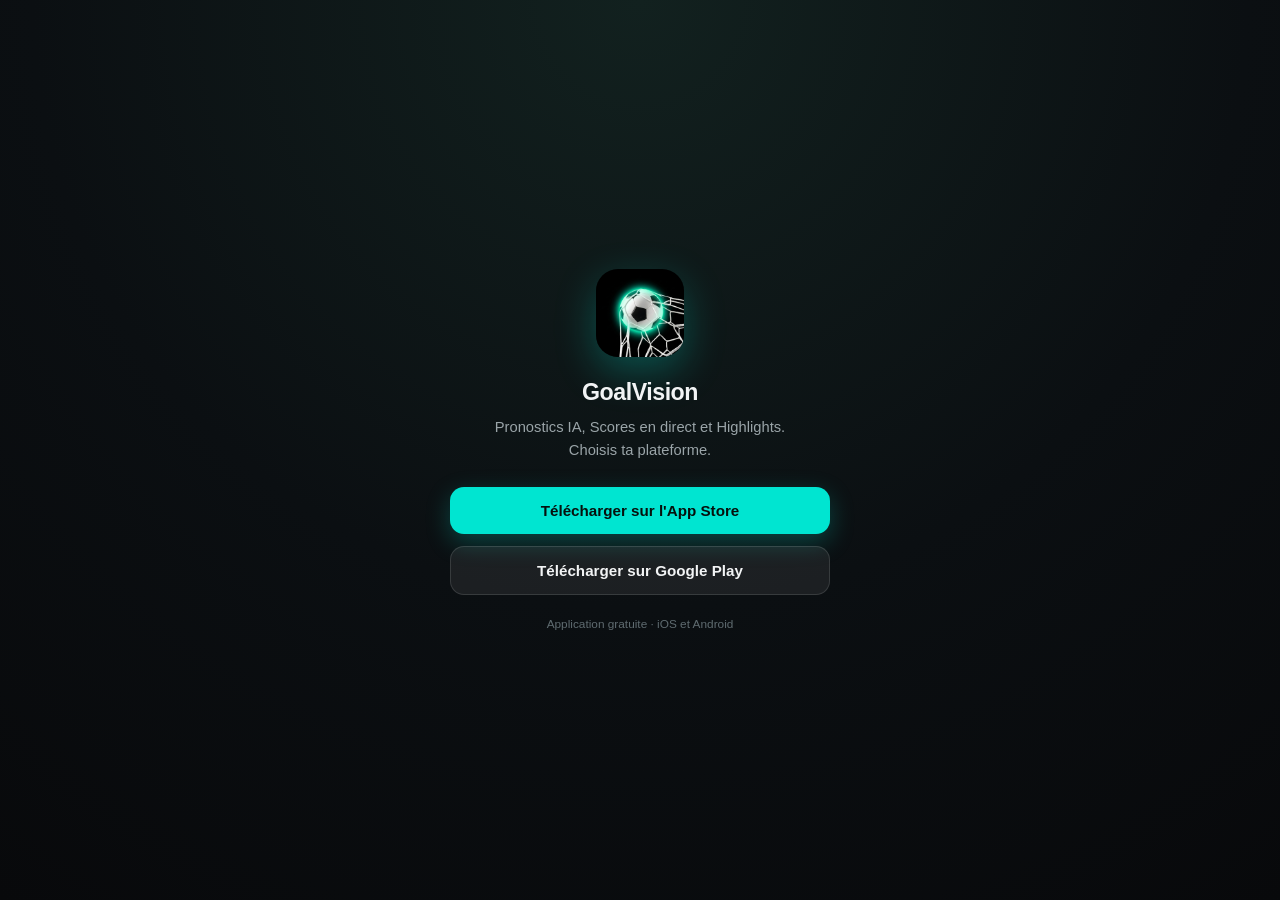
<file: get/index.html>
<!DOCTYPE html>
<html lang="fr">
<head>
<meta charset="utf-8">
<meta name="viewport" content="width=device-width, initial-scale=1, viewport-fit=cover">
<title>GoalVision — Télécharger l'application</title>
<meta name="description" content="Télécharge GoalVision : pronostics IA, scores en direct et highlights.">
<meta property="og:title" content="GoalVision — Télécharger l'application">
<meta property="og:description" content="Pronostics IA, Scores en direct et Highlights.">
<meta property="og:type" content="website">
<style>
  :root { color-scheme: dark; }
  * { box-sizing: border-box; }
  body {
    margin: 0; min-height: 100vh; display: flex; align-items: center; justify-content: center;
    background: radial-gradient(circle at 50% 0%, #12211f 0%, #0b0f12 55%, #08090b 100%);
    font-family: -apple-system, BlinkMacSystemFont, "Segoe UI", Roboto, Helvetica, Arial, sans-serif;
    color: #f2f4f5; padding: 24px; text-align: center;
  }
  .card { max-width: 380px; width: 100%; }
  .logo {
    width: 88px; height: 88px; border-radius: 22px; margin: 0 auto 22px;
    display: flex; align-items: center; justify-content: center;
        box-shadow: 0 14px 40px rgba(0, 229, 209, .28);
    object-fit: cover;
  }
  h1 { font-size: 1.45rem; margin: 0 0 10px; letter-spacing: -.02em; }
  p { color: #9aa4a8; font-size: .92rem; line-height: 1.55; margin: 0 0 26px; }
  .btn {
    display: flex; align-items: center; justify-content: center; gap: 10px;
    width: 100%; padding: 15px 18px; margin-bottom: 12px; border-radius: 14px;
    font-size: .95rem; font-weight: 700; text-decoration: none; color: #06110d;
    background: #00e5d1; box-shadow: 0 8px 24px rgba(0, 229, 209, .25);
  }
  .btn.secondary { background: rgba(255,255,255,.07); color: #f2f4f5; box-shadow: none; border: 1px solid rgba(255,255,255,.12); }
  .hint { margin-top: 22px; font-size: .74rem; color: #5f6b70; }
  .spinner {
    width: 22px; height: 22px; border-radius: 50%; margin: 0 auto;
    border: 2.5px solid rgba(0,229,209,.25); border-top-color: #00e5d1;
    animation: spin .8s linear infinite;
  }
  @keyframes spin { to { transform: rotate(360deg); } }
</style>
</head>
<body>
  <div class="card">
    <img class="logo" src="/get/icon.png" alt="GoalVision" width="88" height="88">
    <h1>GoalVision</h1>
    <p>Pronostics IA, Scores en direct et Highlights.<br>Choisis ta plateforme.</p>

    <a class="btn" id="open-outside" href="#" style="display:none">Continuer vers l'application</a>

    <a class="btn" id="ios" href="https://apps.apple.com/app/apple-store/id6760734899?pt=128672084&amp;ct=memphis_jrrr&amp;mt=8" data-store="app_store">Télécharger sur l'App Store</a>
    <a class="btn secondary" id="android" href="https://play.google.com/store/apps/details?id=nexibrain.sport.goalPredict&amp;hl=fr" data-store="google_play">Télécharger sur Google Play</a>

    <div class="spinner" id="spinner" style="display:none"></div>
    <div class="hint">Application gratuite · iOS et Android</div>
  </div>

<script>
(function () {
  var IOS_URL = "https://apps.apple.com/app/apple-store/id6760734899?pt=128672084&ct=memphis_jrrr&mt=8";
  var ANDROID_URL = "https://play.google.com/store/apps/details?id=nexibrain.sport.goalPredict&hl=fr";

  var params = new URLSearchParams(location.search);
  var ref = (params.get("ref") || "memphis_jrrr").toLowerCase().replace(/[^a-z0-9_-]/g, "");

  // Attribution Android : Google Play Install Referrer, lu par AppsFlyer
  // Play n'a pas de "campagne" comme Apple : c'est l'Install Referrer qui joue
  // ce role. AppsFlyer lit ces parametres et les classe en media_source / campaign.
  var referrer = encodeURIComponent(
    "utm_source=tiktok&utm_medium=influencer&utm_campaign=" + ref +
    "&af_channel=linktree&af_sub1=" + ref + "&af_sub2=menphis_jrrr"
  );
  var ANDROID_TRACKED = ANDROID_URL + "&referrer=" + referrer;

  var ua = navigator.userAgent || "";
  var isIOS = /iPad|iPhone|iPod/.test(ua) ||
              (navigator.platform === "MacIntel" && navigator.maxTouchPoints > 1);
  var isAndroid = /Android/i.test(ua);
  var forced = params.get("to");

  // TikTok ouvre les liens dans son WebView : une redirection directe vers le
  // store est bloquee (page blanche). On affiche un bouton qui sort du WebView.
  var inTikTok = /TikTok|musical_ly|BytedanceWebview|trill_|zhiliaoapp|ByteLocale/i.test(ua);


  // --- Tracking PostHog (visites + clics sur les boutons de telechargement) ---
  var PH_KEY = "phc_W3zU1eT95ukCU0ZnurT9bja3B2ygij5rjWLY4VsbqmT";
  var PH_HOST = "https://eu.i.posthog.com";

  function distinctId() {
    try {
      var k = "gv_did";
      var v = localStorage.getItem(k);
      if (!v) {
        v = "web_" + Date.now().toString(36) + Math.random().toString(36).slice(2, 10);
        localStorage.setItem(k, v);
      }
      return v;
    } catch (e) {
      return "web_anon";
    }
  }

  function track(event, props) {
    try {
      var payload = {
        api_key: PH_KEY,
        event: event,
        distinct_id: distinctId(),
        properties: Object.assign({
          ref: ref,
          source: "tiktok_bio",
          platform: isIOS ? "ios" : (isAndroid ? "android" : "desktop"),
          in_tiktok: inTikTok,
          url: location.href
        }, props || {}),
        timestamp: new Date().toISOString()
      };
      var body = JSON.stringify(payload);
      if (navigator.sendBeacon) {
        navigator.sendBeacon(PH_HOST + "/capture/", new Blob([body], { type: "application/json" }));
      } else {
        fetch(PH_HOST + "/capture/", { method: "POST", headers: { "Content-Type": "application/json" }, body: body, keepalive: true });
      }
    } catch (e) { /* le tracking ne doit jamais bloquer la redirection */ }
  }

  track("smartlink_view");

  Array.prototype.forEach.call(document.querySelectorAll("[data-store]"), function (el) {
    el.addEventListener("click", function () {
      track("download_click", { store: el.getAttribute("data-store") });
    });
  });

  var target = (forced === "ios" || (!forced && isIOS)) ? IOS_URL : ANDROID_TRACKED;

  function openOutside(url) {
    if (isIOS) {
      location.href = "x-safari-" + url;   // force Safari
      return true;
    }
    if (isAndroid) {
      var m = url.match(/^https?:\/\/([^\/]+)(\/.*)?$/);
      if (m) {
        location.href = "intent://" + m[1] + (m[2] || "/") +
          "#Intent;scheme=https;package=com.android.chrome;end";
        return true;
      }
    }
    return false;
  }

  // Aucune redirection automatique : un lien qui redirige tout seul est percu
  // comme suspect par le WebView de TikTok (page blanche). On affiche donc
  // toujours un bouton, et le tap sort du WebView vers le navigateur systeme.
  if (isIOS || isAndroid || forced) {
    var btn = document.getElementById("open-outside");
    var isIosTarget = (forced === "ios") || (!forced && isIOS);

    btn.textContent = isIosTarget
      ? "Telecharger sur l'App Store"
      : "Telecharger sur Google Play";
    btn.style.display = "flex";
    btn.addEventListener("click", function (e) {
      e.preventDefault();
      track("download_click", { store: isIosTarget ? "app_store" : "google_play" });
      if (!openOutside(target)) { location.href = target; }
    });

    // On masque les deux boutons generiques sur mobile : un seul choix clair
    document.getElementById("ios").style.display = "none";
    document.getElementById("android").style.display = "none";
  }
})();
</script>
</body>
</html>
</file>
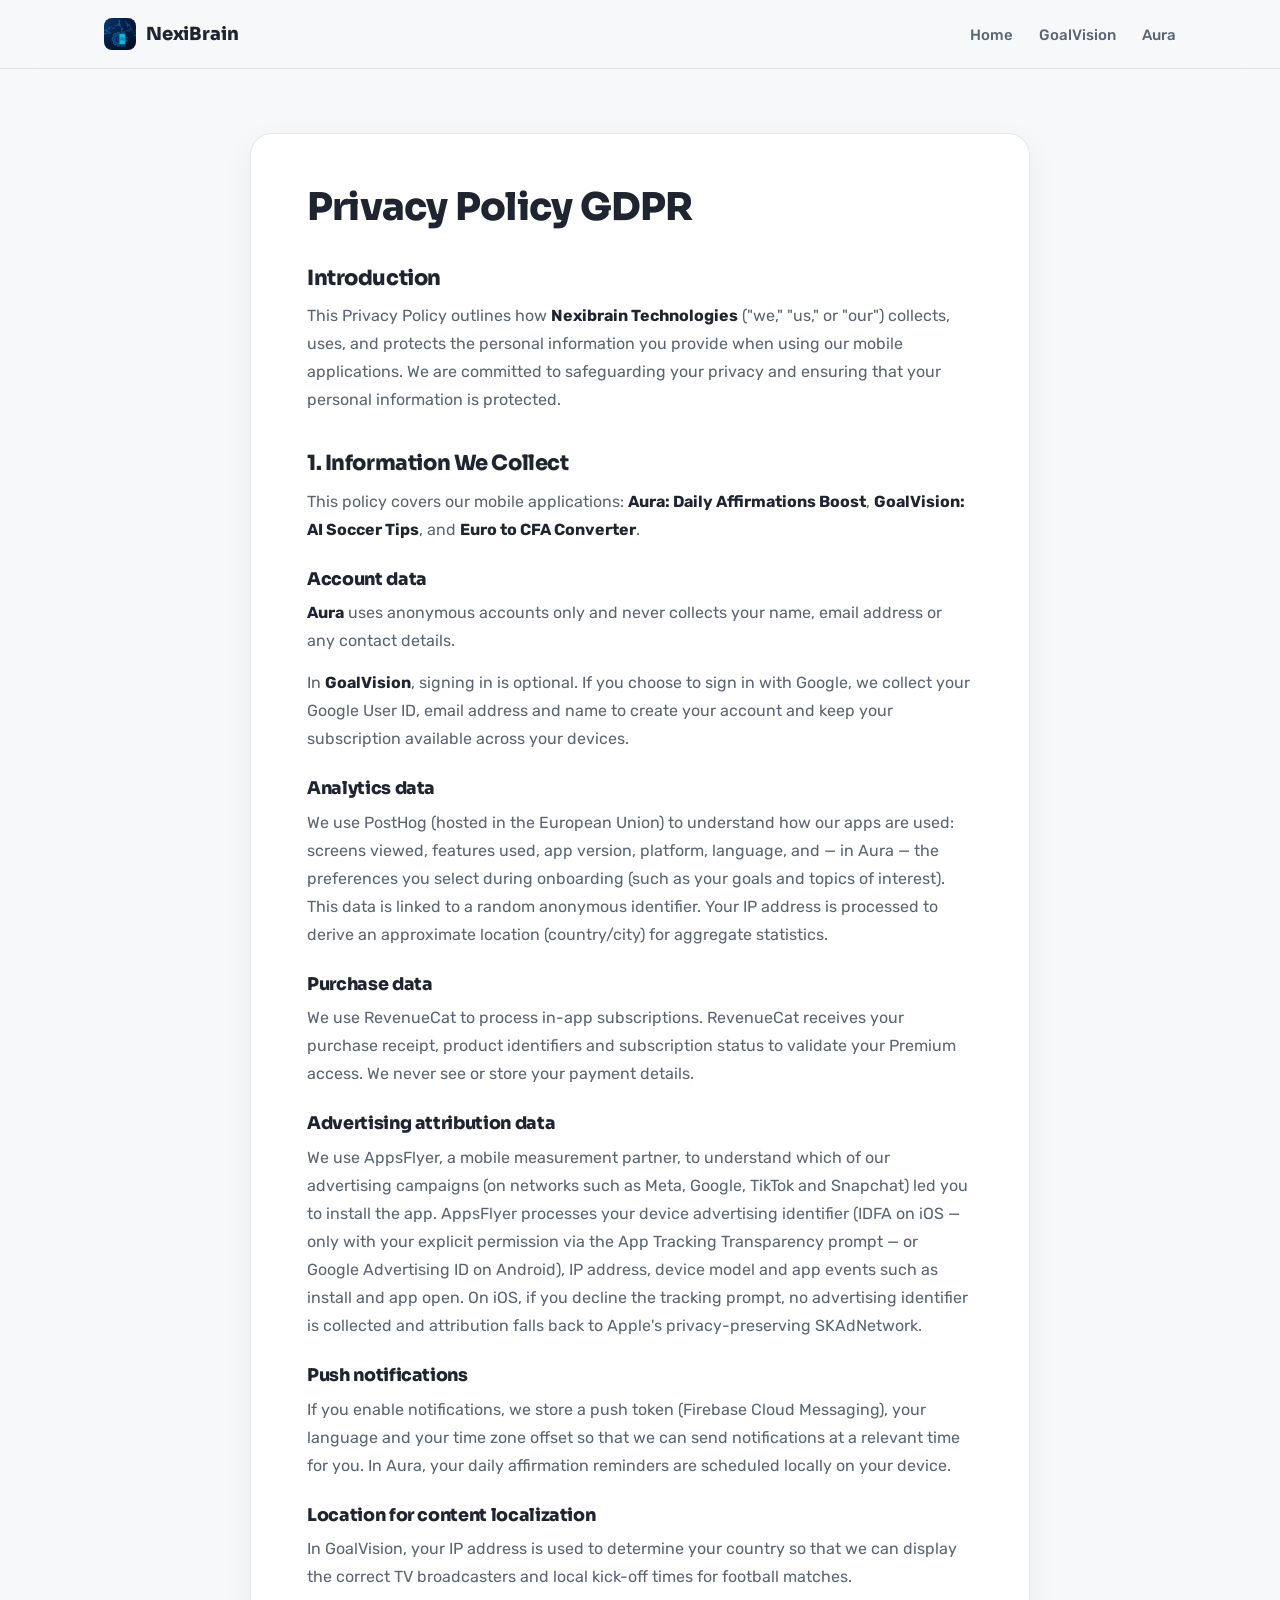
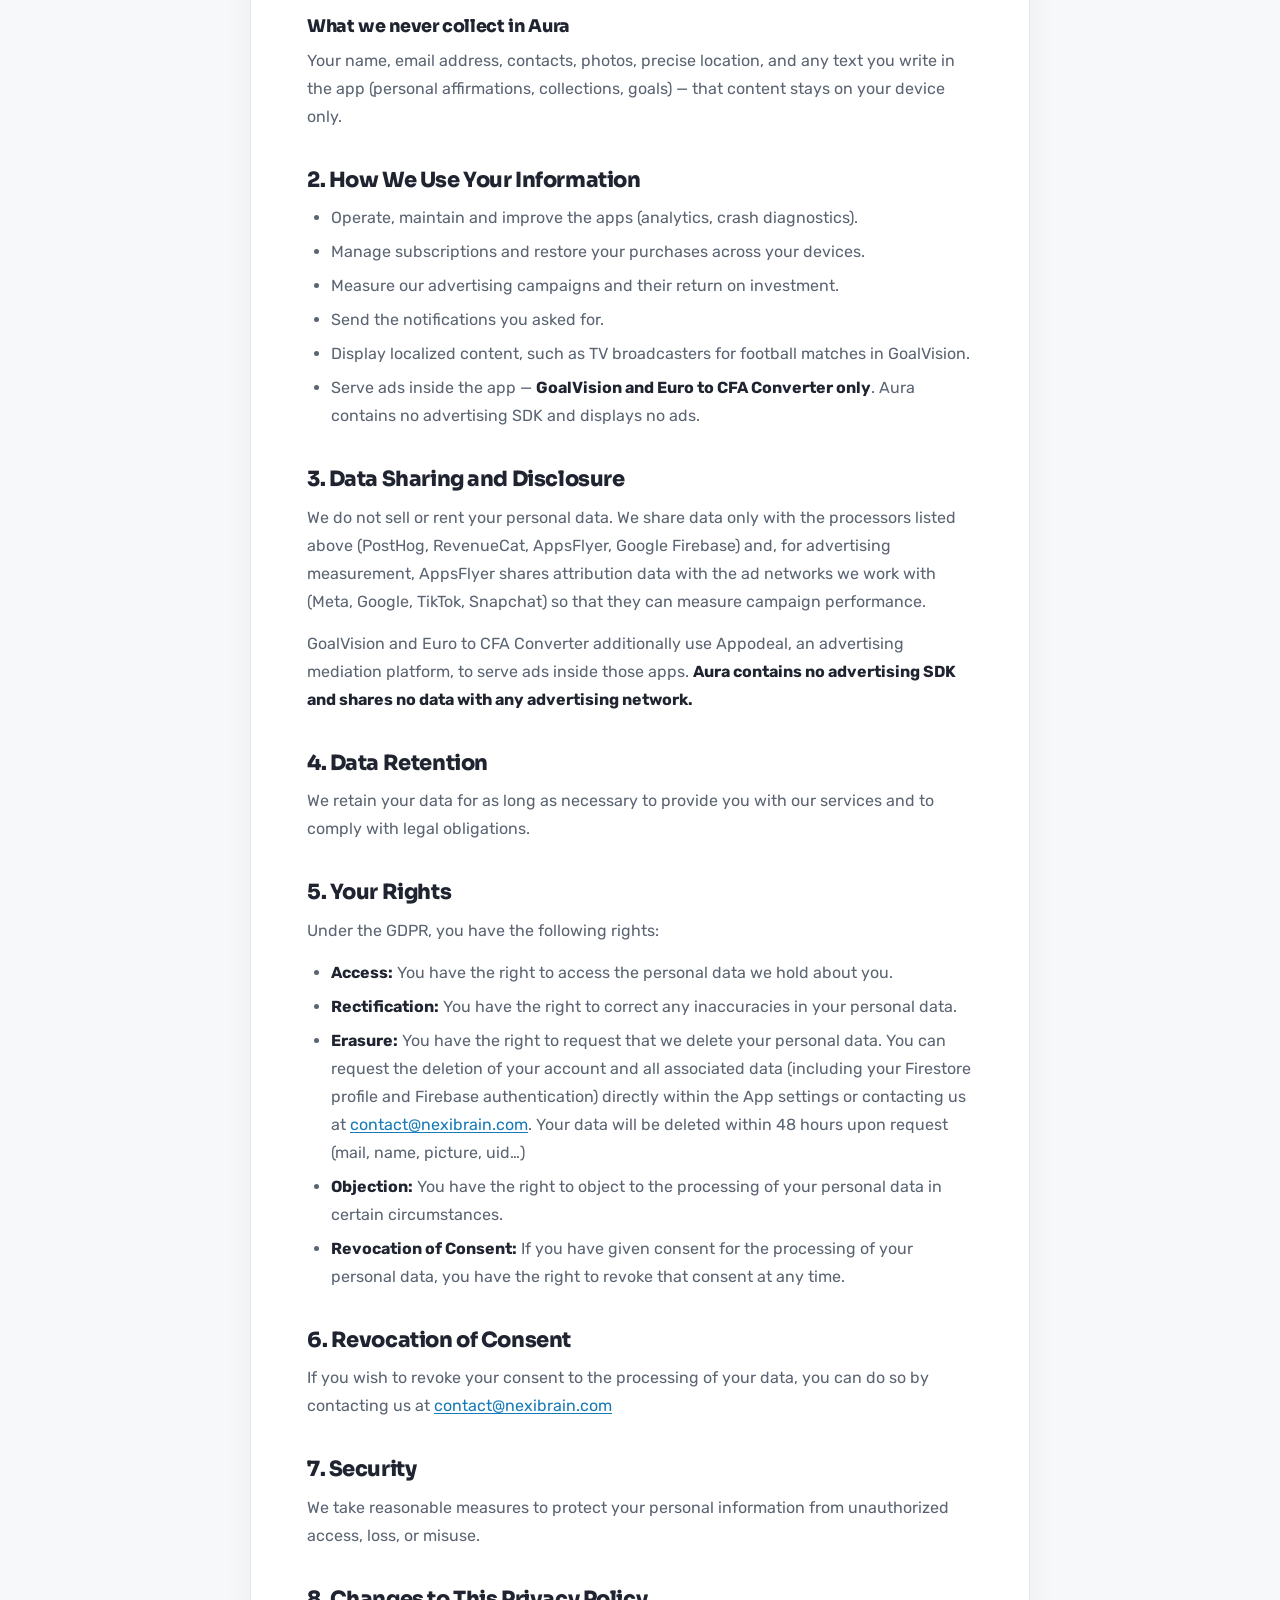
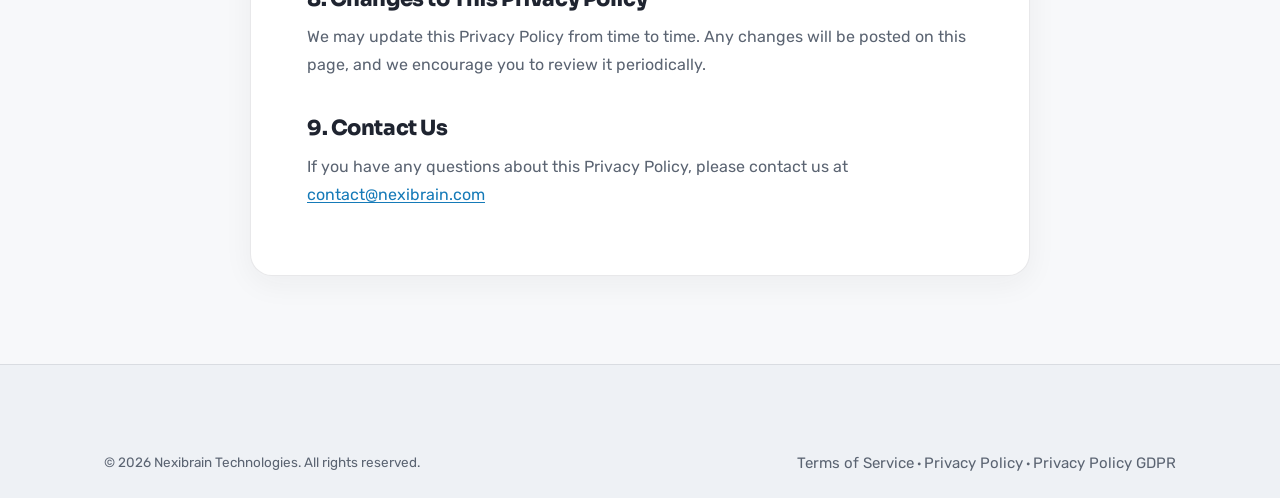
<file: privacy-policy-gdpr/index.html>
<!DOCTYPE html>
<html lang="en">
<head>
  <meta charset="UTF-8">
  <meta name="viewport" content="width=device-width, initial-scale=1.0">
  <title>Privacy Policy GDPR — Nexibrain Technologies</title>
  <meta name="description" content="GDPR Privacy Policy for the mobile applications of Nexibrain Technologies.">
  <link rel="canonical" href="https://nexibrain.com/privacy-policy-gdpr/">
  <link rel="icon" type="image/png" href="../assets/img/nexibrain-icon.png">
  <meta name="theme-color" content="#f7f8fa">
  <link rel="preconnect" href="https://fonts.googleapis.com">
  <link rel="preconnect" href="https://fonts.gstatic.com" crossorigin>
  <link href="https://fonts.googleapis.com/css2?family=Sora:wght@400;600;700;800&family=Rubik:wght@400;500;600&display=swap" rel="stylesheet">
  <link rel="stylesheet" href="../assets/css/base.css">
  <link rel="stylesheet" href="../assets/css/legal.css">
</head>
<body>
  <header class="nav">
    <div class="container nav-inner">
      <a class="nav-brand" href="../">
        <img src="../assets/img/nexibrain-icon.png" alt="" width="32" height="32">
        NexiBrain
      </a>
      <nav aria-label="Main navigation">
        <button class="nav-toggle" aria-expanded="false" aria-controls="nav-menu" aria-label="Open menu">☰</button>
        <ul class="nav-links" id="nav-menu">
          <li><a href="../">Home</a></li>
          <li><a href="../goalvision/">GoalVision</a></li>
          <li><a href="../aura/">Aura</a></li>
        </ul>
      </nav>
    </div>
  </header>

  <main class="legal-main container">
    <article class="legal-article">
      <h1>Privacy Policy GDPR</h1>

      <h2>Introduction</h2>
      <p>This Privacy Policy outlines how <strong>Nexibrain Technologies</strong> ("we," "us," or "our") collects, uses, and protects the personal information you provide when using our mobile applications. We are committed to safeguarding your privacy and ensuring that your personal information is protected.</p>

      <h2>1. Information We Collect</h2>
      <p>This policy covers our mobile applications: <strong>Aura: Daily Affirmations Boost</strong>, <strong>GoalVision: AI Soccer Tips</strong>, and <strong>Euro to CFA Converter</strong>.</p>

      <h3>Account data</h3>
      <p><strong>Aura</strong> uses anonymous accounts only and never collects your name, email address or any contact details.</p>
      <p>In <strong>GoalVision</strong>, signing in is optional. If you choose to sign in with Google, we collect your Google User ID, email address and name to create your account and keep your subscription available across your devices.</p>

      <h3>Analytics data</h3>
      <p>We use PostHog (hosted in the European Union) to understand how our apps are used: screens viewed, features used, app version, platform, language, and &mdash; in Aura &mdash; the preferences you select during onboarding (such as your goals and topics of interest). This data is linked to a random anonymous identifier. Your IP address is processed to derive an approximate location (country/city) for aggregate statistics.</p>

      <h3>Purchase data</h3>
      <p>We use RevenueCat to process in-app subscriptions. RevenueCat receives your purchase receipt, product identifiers and subscription status to validate your Premium access. We never see or store your payment details.</p>

      <h3>Advertising attribution data</h3>
      <p>We use AppsFlyer, a mobile measurement partner, to understand which of our advertising campaigns (on networks such as Meta, Google, TikTok and Snapchat) led you to install the app. AppsFlyer processes your device advertising identifier (IDFA on iOS &mdash; only with your explicit permission via the App Tracking Transparency prompt &mdash; or Google Advertising ID on Android), IP address, device model and app events such as install and app open. On iOS, if you decline the tracking prompt, no advertising identifier is collected and attribution falls back to Apple's privacy-preserving SKAdNetwork.</p>

      <h3>Push notifications</h3>
      <p>If you enable notifications, we store a push token (Firebase Cloud Messaging), your language and your time zone offset so that we can send notifications at a relevant time for you. In Aura, your daily affirmation reminders are scheduled locally on your device.</p>

      <h3>Location for content localization</h3>
      <p>In GoalVision, your IP address is used to determine your country so that we can display the correct TV broadcasters and local kick-off times for football matches.</p>

      <h3>What we never collect in Aura</h3>
      <p>Your name, email address, contacts, photos, precise location, and any text you write in the app (personal affirmations, collections, goals) &mdash; that content stays on your device only.</p>

      <h2>2. How We Use Your Information</h2>
      <ul>
        <li>Operate, maintain and improve the apps (analytics, crash diagnostics).</li>
        <li>Manage subscriptions and restore your purchases across your devices.</li>
        <li>Measure our advertising campaigns and their return on investment.</li>
        <li>Send the notifications you asked for.</li>
        <li>Display localized content, such as TV broadcasters for football matches in GoalVision.</li>
        <li>Serve ads inside the app &mdash; <strong>GoalVision and Euro to CFA Converter only</strong>. Aura contains no advertising SDK and displays no ads.</li>
      </ul>

      <h2>3. Data Sharing and Disclosure</h2>
      <p>We do not sell or rent your personal data. We share data only with the processors listed above (PostHog, RevenueCat, AppsFlyer, Google Firebase) and, for advertising measurement, AppsFlyer shares attribution data with the ad networks we work with (Meta, Google, TikTok, Snapchat) so that they can measure campaign performance.</p>
      <p>GoalVision and Euro to CFA Converter additionally use Appodeal, an advertising mediation platform, to serve ads inside those apps. <strong>Aura contains no advertising SDK and shares no data with any advertising network.</strong></p>

      <h2>4. Data Retention</h2>
      <p>We retain your data for as long as necessary to provide you with our services and to comply with legal obligations.</p>

      <h2>5. Your Rights</h2>
      <p>Under the GDPR, you have the following rights:</p>
      <ul>
        <li><strong>Access:</strong> You have the right to access the personal data we hold about you.</li>
        <li><strong>Rectification:</strong> You have the right to correct any inaccuracies in your personal data.</li>
        <li><strong>Erasure:</strong> You have the right to request that we delete your personal data. You can request the deletion of your account and all associated data (including your Firestore profile and Firebase authentication) directly within the App settings or contacting us at <a href="mailto:contact@nexibrain.com">contact@nexibrain.com</a>. Your data will be deleted within 48 hours upon request (mail, name, picture, uid…)</li>
        <li><strong>Objection:</strong> You have the right to object to the processing of your personal data in certain circumstances.</li>
        <li><strong>Revocation of Consent:</strong> If you have given consent for the processing of your personal data, you have the right to revoke that consent at any time.</li>
      </ul>

      <h2>6. Revocation of Consent</h2>
      <p>If you wish to revoke your consent to the processing of your data, you can do so by contacting us at <a href="mailto:contact@nexibrain.com">contact@nexibrain.com</a></p>

      <h2>7. Security</h2>
      <p>We take reasonable measures to protect your personal information from unauthorized access, loss, or misuse.</p>

      <h2>8. Changes to This Privacy Policy</h2>
      <p>We may update this Privacy Policy from time to time. Any changes will be posted on this page, and we encourage you to review it periodically.</p>

      <h2>9. Contact Us</h2>
      <p>If you have any questions about this Privacy Policy, please contact us at <a href="mailto:contact@nexibrain.com">contact@nexibrain.com</a></p>
    </article>
  </main>

  <footer class="footer">
    <div class="container">
      <div class="footer-bottom" style="border-top: none;">
        <span>© 2026 Nexibrain Technologies. All rights reserved.</span>
        <span>
          <a href="../terms-of-service/">Terms of Service</a> ·
          <a href="../privacy-policy/">Privacy Policy</a> ·
          <a href="./" aria-current="page">Privacy Policy GDPR</a>
        </span>
      </div>
    </div>
  </footer>

  <script src="../assets/js/site.js" defer></script>
</body>
</html>
</file>
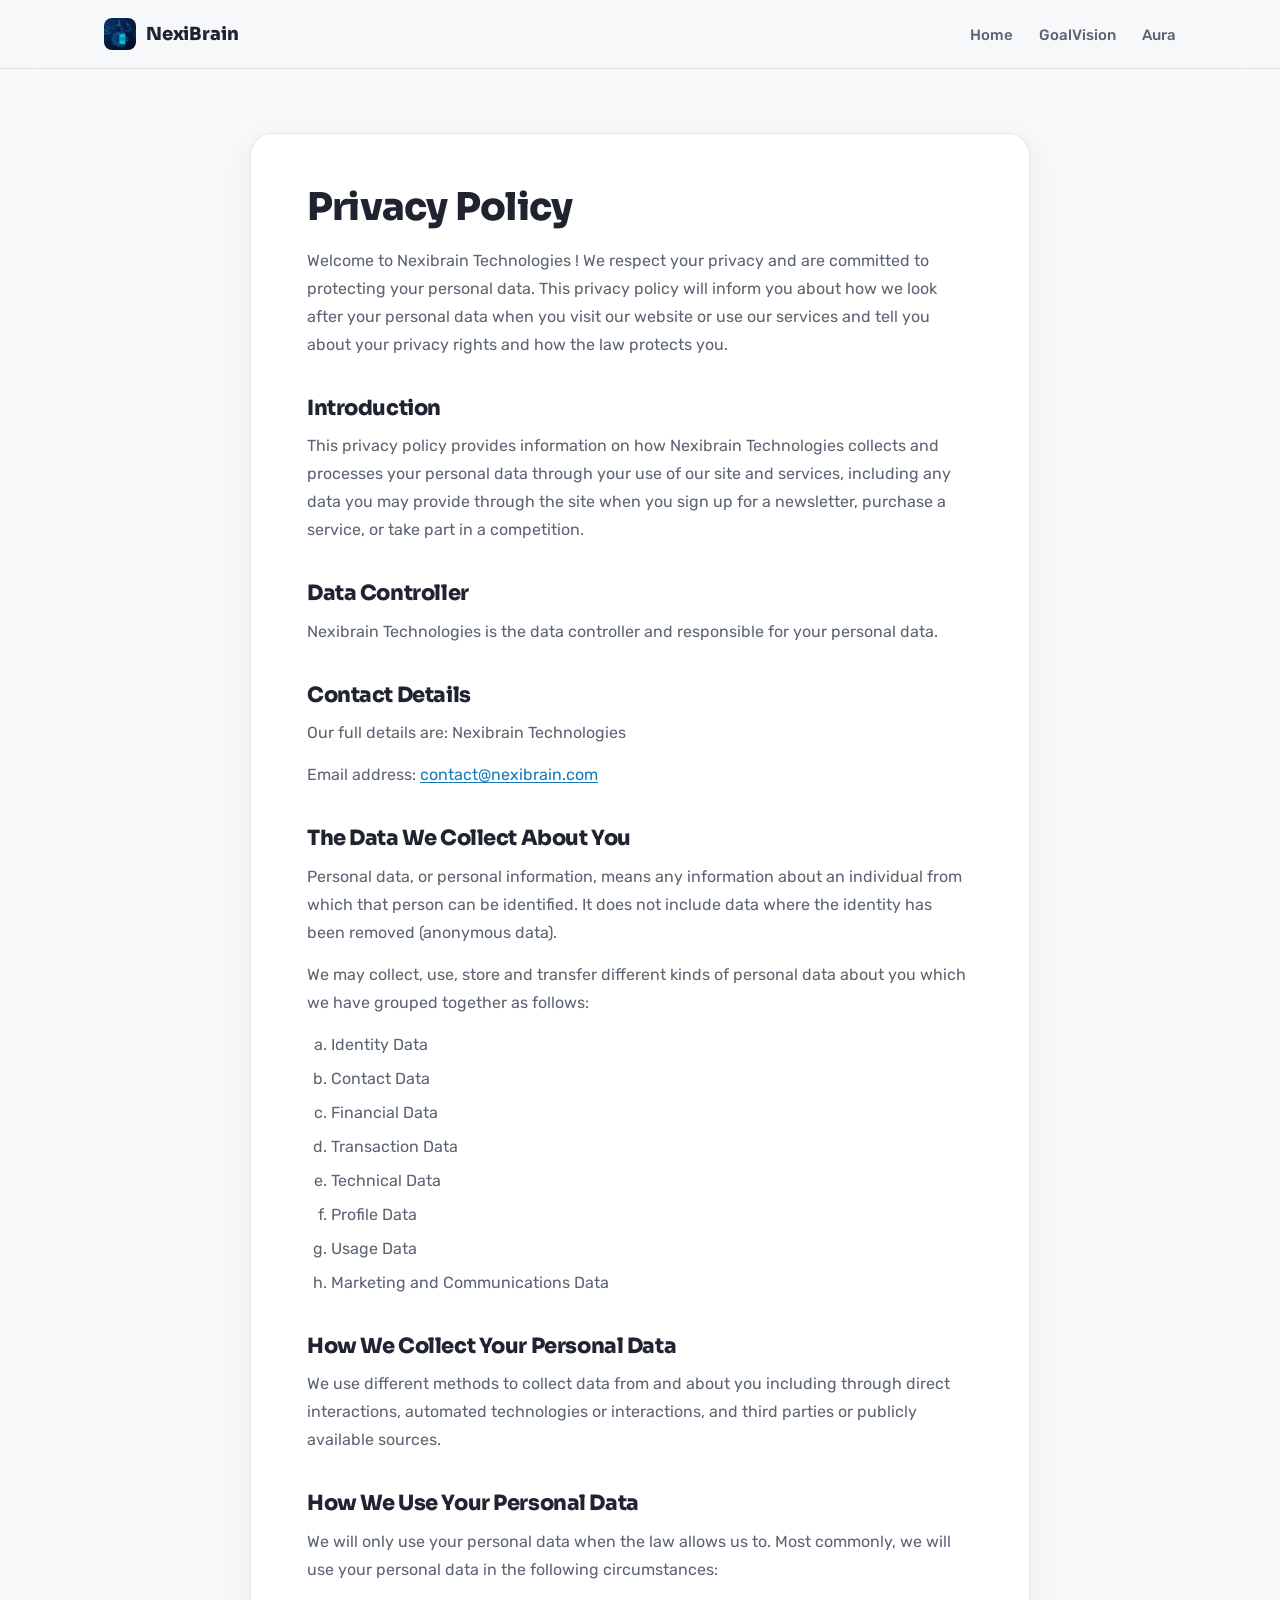
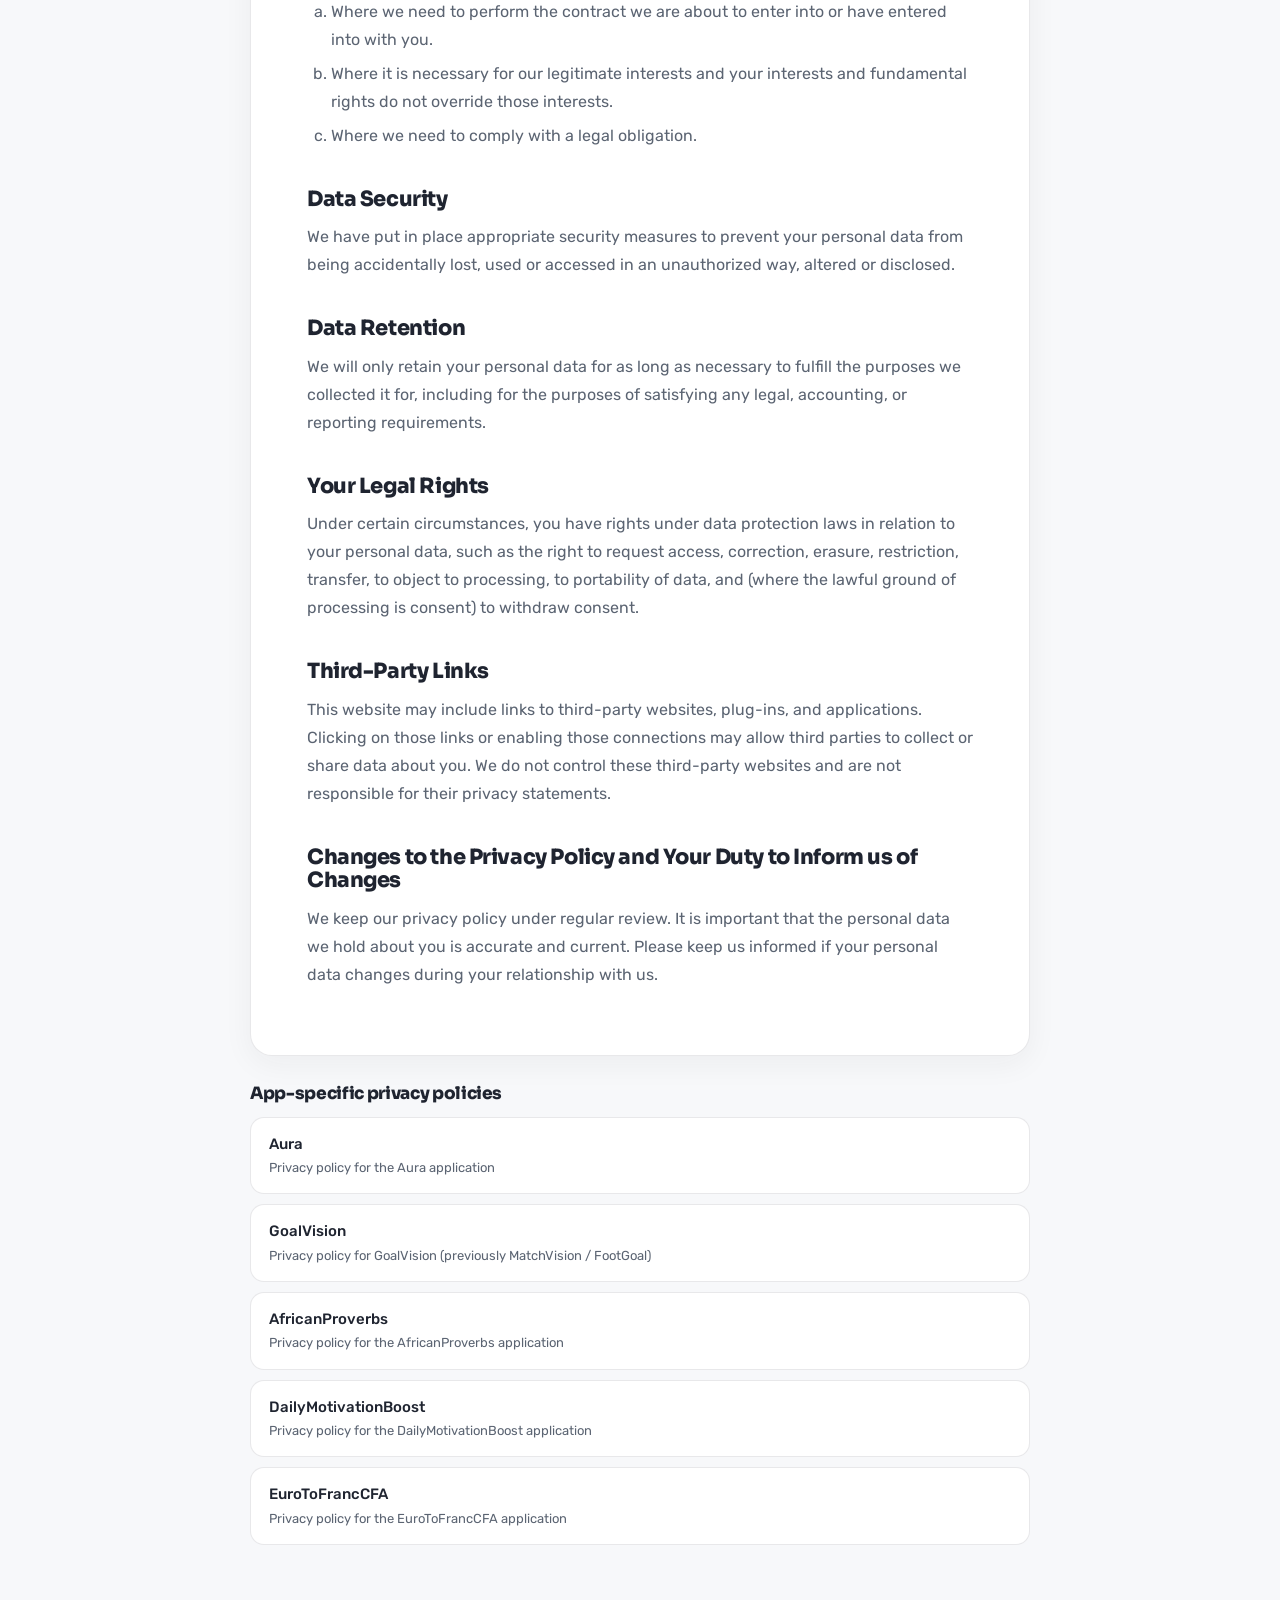
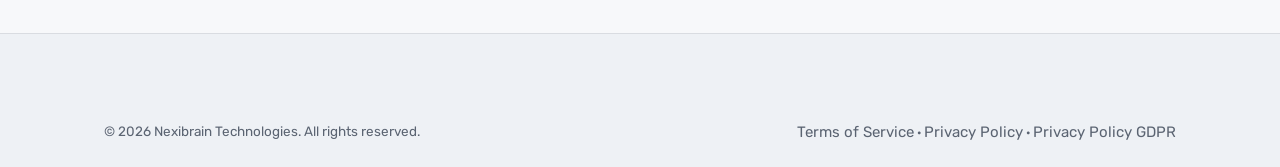
<file: privacy-policy/index.html>
<!DOCTYPE html>
<html lang="en">
<head>
  <meta charset="UTF-8">
  <meta name="viewport" content="width=device-width, initial-scale=1.0">
  <title>Privacy Policy — Nexibrain Technologies</title>
  <meta name="description" content="Privacy Policy of Nexibrain Technologies.">
  <link rel="canonical" href="https://nexibrain.com/privacy-policy/">
  <link rel="icon" type="image/png" href="../assets/img/nexibrain-icon.png">
  <meta name="theme-color" content="#f7f8fa">
  <link rel="preconnect" href="https://fonts.googleapis.com">
  <link rel="preconnect" href="https://fonts.gstatic.com" crossorigin>
  <link href="https://fonts.googleapis.com/css2?family=Sora:wght@400;600;700;800&family=Rubik:wght@400;500;600&display=swap" rel="stylesheet">
  <link rel="stylesheet" href="../assets/css/base.css">
  <link rel="stylesheet" href="../assets/css/legal.css">
</head>
<body>
  <header class="nav">
    <div class="container nav-inner">
      <a class="nav-brand" href="../">
        <img src="../assets/img/nexibrain-icon.png" alt="" width="32" height="32">
        NexiBrain
      </a>
      <nav aria-label="Main navigation">
        <button class="nav-toggle" aria-expanded="false" aria-controls="nav-menu" aria-label="Open menu">☰</button>
        <ul class="nav-links" id="nav-menu">
          <li><a href="../">Home</a></li>
          <li><a href="../goalvision/">GoalVision</a></li>
          <li><a href="../aura/">Aura</a></li>
        </ul>
      </nav>
    </div>
  </header>

  <main class="legal-main container">
    <article class="legal-article">
      <h1>Privacy Policy</h1>
      <p>Welcome to Nexibrain Technologies ! We respect your privacy and are committed to protecting your personal data. This privacy policy will inform you about how we look after your personal data when you visit our website or use our services and tell you about your privacy rights and how the law protects you.</p>

      <h2>Introduction</h2>
      <p>This privacy policy provides information on how Nexibrain Technologies collects and processes your personal data through your use of our site and services, including any data you may provide through the site when you sign up for a newsletter, purchase a service, or take part in a competition.</p>

      <h2>Data Controller</h2>
      <p>Nexibrain Technologies is the data controller and responsible for your personal data.</p>

      <h2>Contact Details</h2>
      <p>Our full details are: Nexibrain Technologies</p>
      <p>Email address: <a href="mailto:contact@nexibrain.com">contact@nexibrain.com</a></p>

      <h2>The Data We Collect About You</h2>
      <p>Personal data, or personal information, means any information about an individual from which that person can be identified. It does not include data where the identity has been removed (anonymous data).</p>
      <p>We may collect, use, store and transfer different kinds of personal data about you which we have grouped together as follows:</p>
      <ol type="a">
        <li>Identity Data</li>
        <li>Contact Data</li>
        <li>Financial Data</li>
        <li>Transaction Data</li>
        <li>Technical Data</li>
        <li>Profile Data</li>
        <li>Usage Data</li>
        <li>Marketing and Communications Data</li>
      </ol>

      <h2>How We Collect Your Personal Data</h2>
      <p>We use different methods to collect data from and about you including through direct interactions, automated technologies or interactions, and third parties or publicly available sources.</p>

      <h2>How We Use Your Personal Data</h2>
      <p>We will only use your personal data when the law allows us to. Most commonly, we will use your personal data in the following circumstances:</p>
      <ol type="a">
        <li>Where we need to perform the contract we are about to enter into or have entered into with you.</li>
        <li>Where it is necessary for our legitimate interests and your interests and fundamental rights do not override those interests.</li>
        <li>Where we need to comply with a legal obligation.</li>
      </ol>

      <h2>Data Security</h2>
      <p>We have put in place appropriate security measures to prevent your personal data from being accidentally lost, used or accessed in an unauthorized way, altered or disclosed.</p>

      <h2>Data Retention</h2>
      <p>We will only retain your personal data for as long as necessary to fulfill the purposes we collected it for, including for the purposes of satisfying any legal, accounting, or reporting requirements.</p>

      <h2>Your Legal Rights</h2>
      <p>Under certain circumstances, you have rights under data protection laws in relation to your personal data, such as the right to request access, correction, erasure, restriction, transfer, to object to processing, to portability of data, and (where the lawful ground of processing is consent) to withdraw consent.</p>

      <h2>Third-Party Links</h2>
      <p>This website may include links to third-party websites, plug-ins, and applications. Clicking on those links or enabling those connections may allow third parties to collect or share data about you. We do not control these third-party websites and are not responsible for their privacy statements.</p>

      <h2>Changes to the Privacy Policy and Your Duty to Inform us of Changes</h2>
      <p>We keep our privacy policy under regular review. It is important that the personal data we hold about you is accurate and current. Please keep us informed if your personal data changes during your relationship with us.</p>
    </article>

    <aside class="legal-related">
      <h2>App-specific privacy policies</h2>
      <ul>
        <li><a href="aura/">Aura <span>Privacy policy for the Aura application</span></a></li>
        <li><a href="goalpredict/">GoalVision <span>Privacy policy for GoalVision (previously MatchVision / FootGoal)</span></a></li>
        <li><a href="africanproverbs/">AfricanProverbs <span>Privacy policy for the AfricanProverbs application</span></a></li>
        <li><a href="dailymotivationboost/">DailyMotivationBoost <span>Privacy policy for the DailyMotivationBoost application</span></a></li>
        <li><a href="eurotofranccfa/">EuroToFrancCFA <span>Privacy policy for the EuroToFrancCFA application</span></a></li>
      </ul>
    </aside>
  </main>

  <footer class="footer">
    <div class="container">
      <div class="footer-bottom" style="border-top: none;">
        <span>© 2026 Nexibrain Technologies. All rights reserved.</span>
        <span>
          <a href="../terms-of-service/">Terms of Service</a> ·
          <a href="./" aria-current="page">Privacy Policy</a> ·
          <a href="../privacy-policy-gdpr/">Privacy Policy GDPR</a>
        </span>
      </div>
    </div>
  </footer>

  <script src="../assets/js/site.js" defer></script>
</body>
</html>
</file>
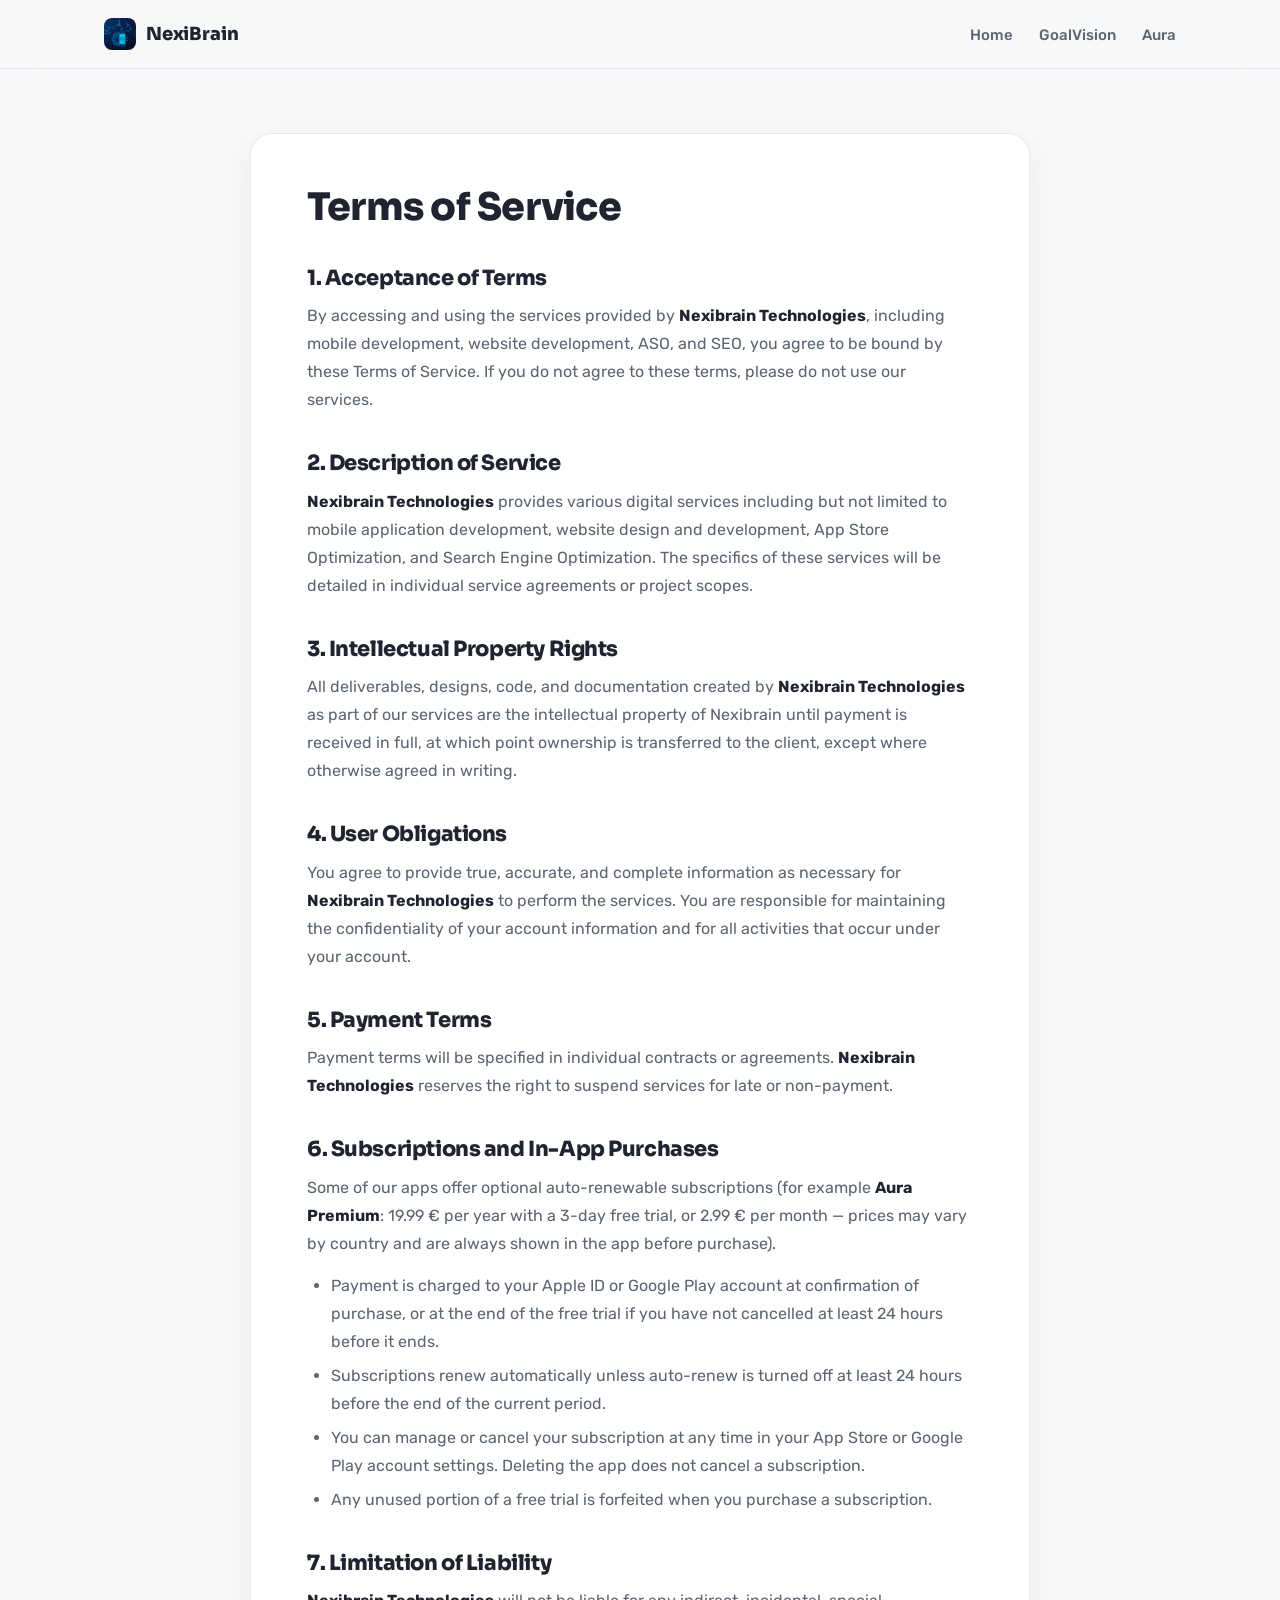
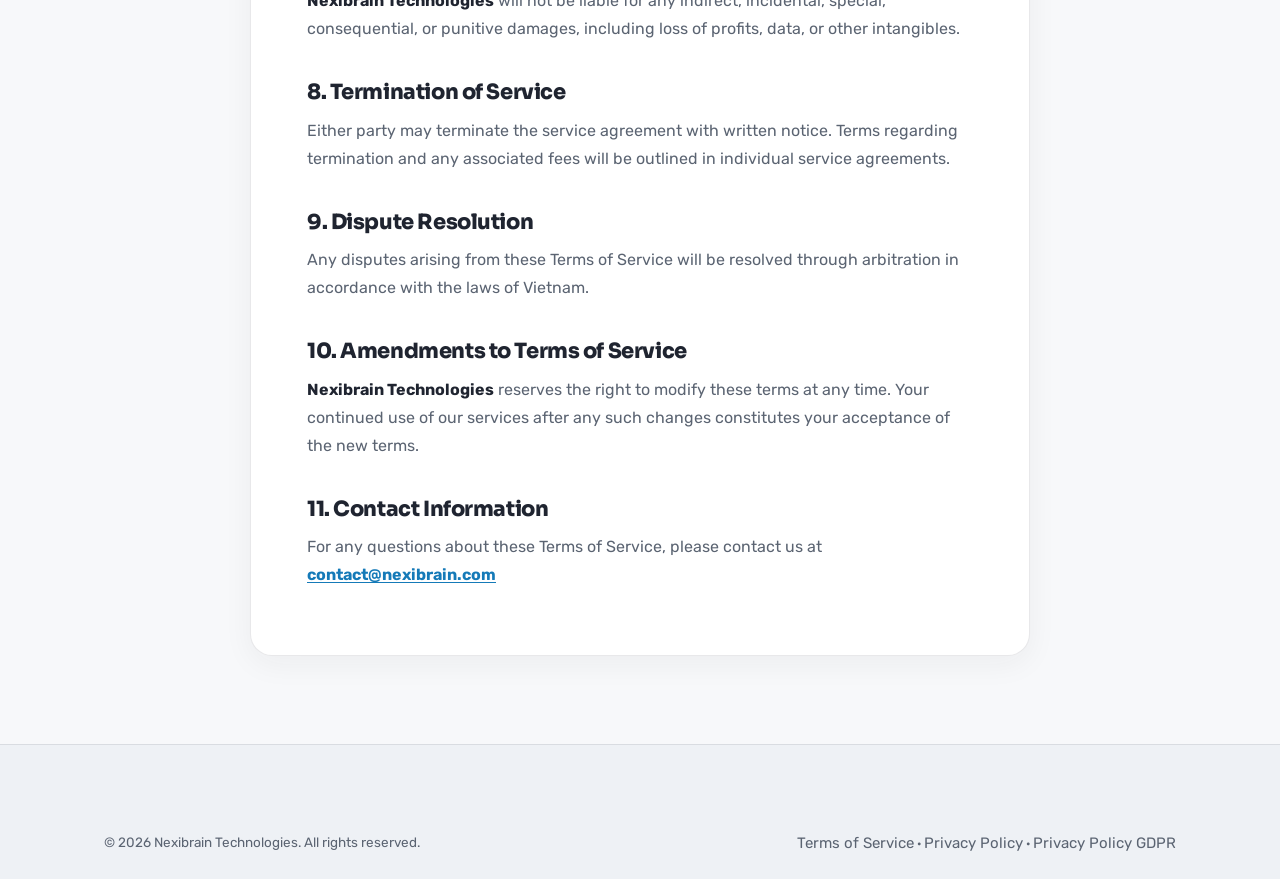
<file: terms-of-service/index.html>
<!DOCTYPE html>
<html lang="en">
<head>
  <meta charset="UTF-8">
  <meta name="viewport" content="width=device-width, initial-scale=1.0">
  <title>Terms of Service — Nexibrain Technologies</title>
  <meta name="description" content="Terms of Service of Nexibrain Technologies.">
  <link rel="canonical" href="https://nexibrain.com/terms-of-service/">
  <link rel="icon" type="image/png" href="../assets/img/nexibrain-icon.png">
  <meta name="theme-color" content="#f7f8fa">
  <link rel="preconnect" href="https://fonts.googleapis.com">
  <link rel="preconnect" href="https://fonts.gstatic.com" crossorigin>
  <link href="https://fonts.googleapis.com/css2?family=Sora:wght@400;600;700;800&family=Rubik:wght@400;500;600&display=swap" rel="stylesheet">
  <link rel="stylesheet" href="../assets/css/base.css">
  <link rel="stylesheet" href="../assets/css/legal.css">
</head>
<body>
  <header class="nav">
    <div class="container nav-inner">
      <a class="nav-brand" href="../">
        <img src="../assets/img/nexibrain-icon.png" alt="" width="32" height="32">
        NexiBrain
      </a>
      <nav aria-label="Main navigation">
        <button class="nav-toggle" aria-expanded="false" aria-controls="nav-menu" aria-label="Open menu">☰</button>
        <ul class="nav-links" id="nav-menu">
          <li><a href="../">Home</a></li>
          <li><a href="../goalvision/">GoalVision</a></li>
          <li><a href="../aura/">Aura</a></li>
        </ul>
      </nav>
    </div>
  </header>

  <main class="legal-main container">
    <article class="legal-article">
      <h1>Terms of Service</h1>

      <h2>1. Acceptance of Terms</h2>
      <p>By accessing and using the services provided by <strong>Nexibrain Technologies</strong>, including mobile development, website development, ASO, and SEO, you agree to be bound by these Terms of Service. If you do not agree to these terms, please do not use our services.</p>

      <h2>2. Description of Service</h2>
      <p><strong>Nexibrain Technologies</strong> provides various digital services including but not limited to mobile application development, website design and development, App Store Optimization, and Search Engine Optimization. The specifics of these services will be detailed in individual service agreements or project scopes.</p>

      <h2>3. Intellectual Property Rights</h2>
      <p>All deliverables, designs, code, and documentation created by <strong>Nexibrain Technologies</strong> as part of our services are the intellectual property of Nexibrain until payment is received in full, at which point ownership is transferred to the client, except where otherwise agreed in writing.</p>

      <h2>4. User Obligations</h2>
      <p>You agree to provide true, accurate, and complete information as necessary for <strong>Nexibrain Technologies</strong> to perform the services. You are responsible for maintaining the confidentiality of your account information and for all activities that occur under your account.</p>

      <h2>5. Payment Terms</h2>
      <p>Payment terms will be specified in individual contracts or agreements. <strong>Nexibrain Technologies</strong> reserves the right to suspend services for late or non-payment.</p>

      <h2>6. Subscriptions and In-App Purchases</h2>
      <p>Some of our apps offer optional auto-renewable subscriptions (for example <strong>Aura Premium</strong>: 19.99 &euro; per year with a 3-day free trial, or 2.99 &euro; per month &mdash; prices may vary by country and are always shown in the app before purchase).</p>
      <ul>
        <li>Payment is charged to your Apple ID or Google Play account at confirmation of purchase, or at the end of the free trial if you have not cancelled at least 24 hours before it ends.</li>
        <li>Subscriptions renew automatically unless auto-renew is turned off at least 24 hours before the end of the current period.</li>
        <li>You can manage or cancel your subscription at any time in your App Store or Google Play account settings. Deleting the app does not cancel a subscription.</li>
        <li>Any unused portion of a free trial is forfeited when you purchase a subscription.</li>
      </ul>

      <h2>7. Limitation of Liability</h2>
      <p><strong>Nexibrain Technologies</strong> will not be liable for any indirect, incidental, special, consequential, or punitive damages, including loss of profits, data, or other intangibles.</p>

      <h2>8. Termination of Service</h2>
      <p>Either party may terminate the service agreement with written notice. Terms regarding termination and any associated fees will be outlined in individual service agreements.</p>

      <h2>9. Dispute Resolution</h2>
      <p>Any disputes arising from these Terms of Service will be resolved through arbitration in accordance with the laws of Vietnam.</p>

      <h2>10. Amendments to Terms of Service</h2>
      <p><strong>Nexibrain Technologies</strong> reserves the right to modify these terms at any time. Your continued use of our services after any such changes constitutes your acceptance of the new terms.</p>

      <h2>11. Contact Information</h2>
      <p>For any questions about these Terms of Service, please contact us at <strong><a href="mailto:contact@nexibrain.com">contact@nexibrain.com</a></strong></p>
    </article>
  </main>

  <footer class="footer">
    <div class="container">
      <div class="footer-bottom" style="border-top: none;">
        <span>© 2026 Nexibrain Technologies. All rights reserved.</span>
        <span>
          <a href="./" aria-current="page">Terms of Service</a> ·
          <a href="../privacy-policy/">Privacy Policy</a> ·
          <a href="../privacy-policy-gdpr/">Privacy Policy GDPR</a>
        </span>
      </div>
    </div>
  </footer>

  <script src="../assets/js/site.js" defer></script>
</body>
</html>
</file>
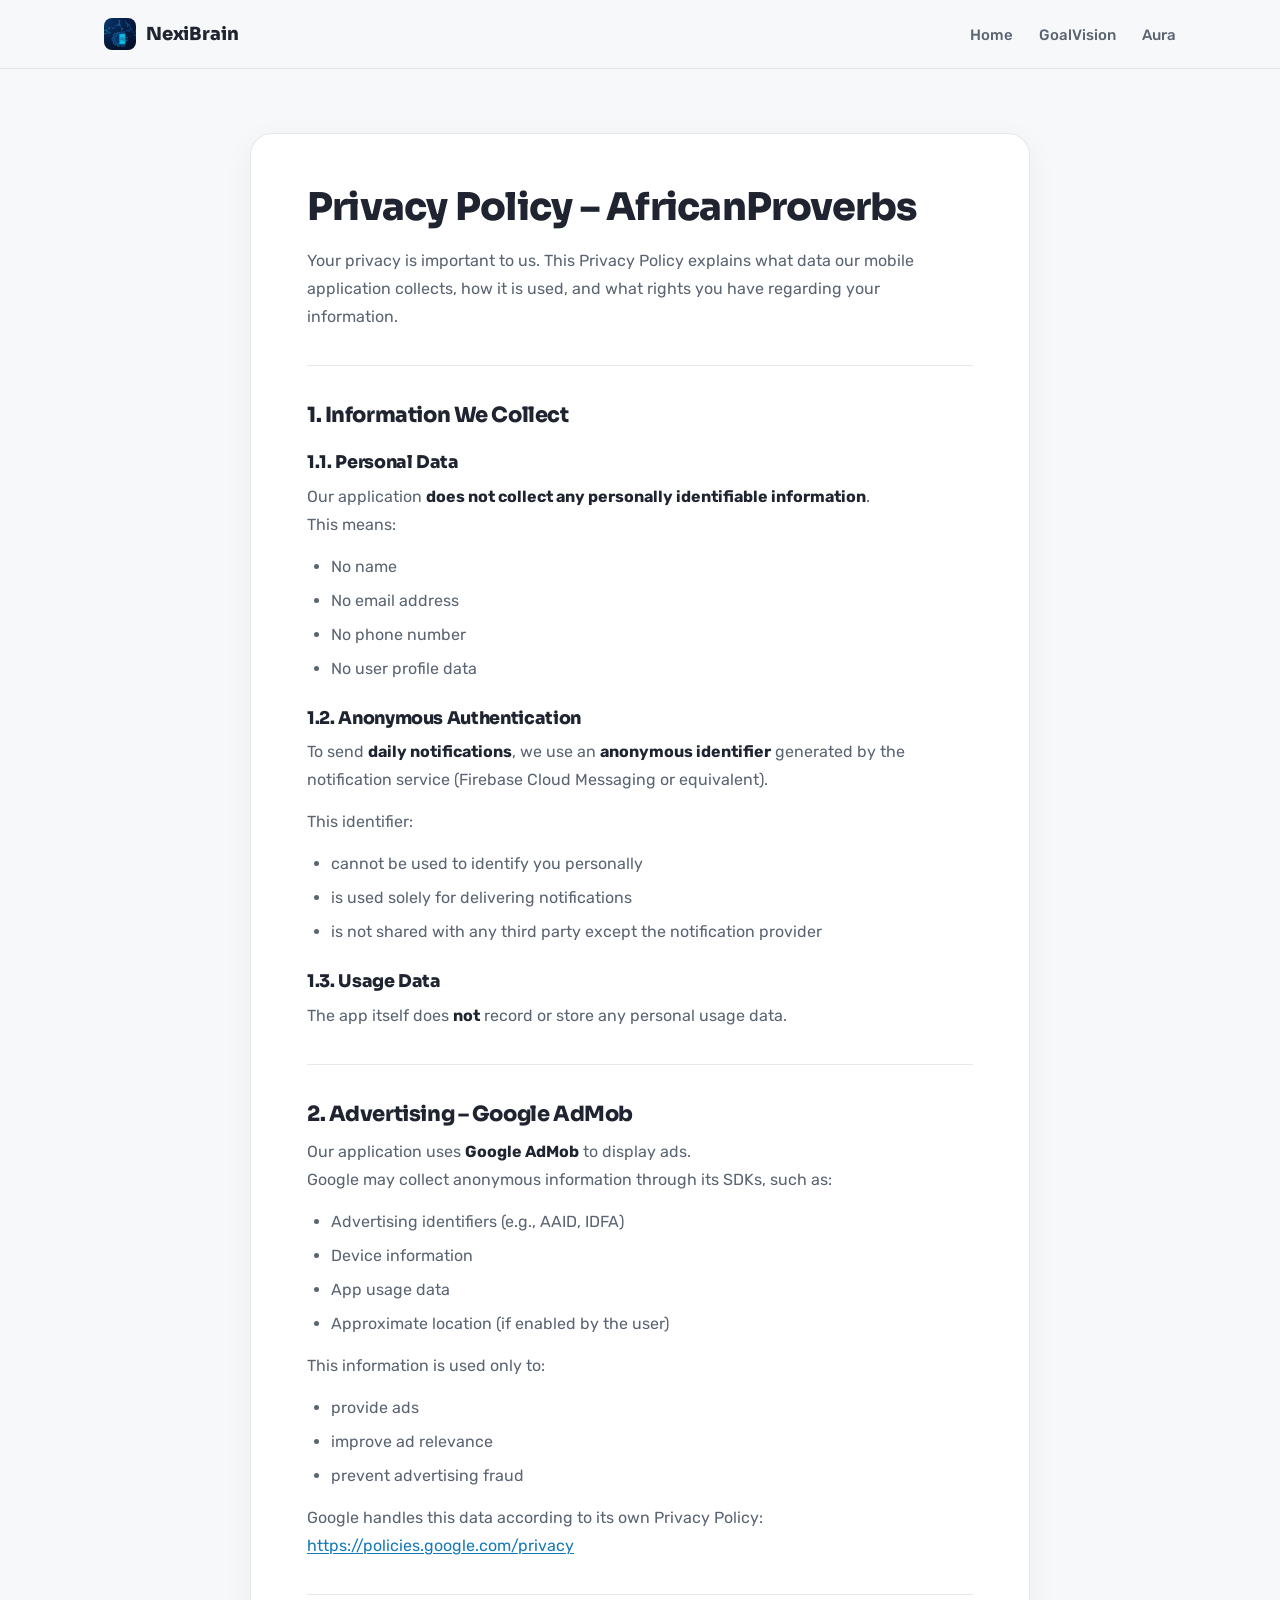
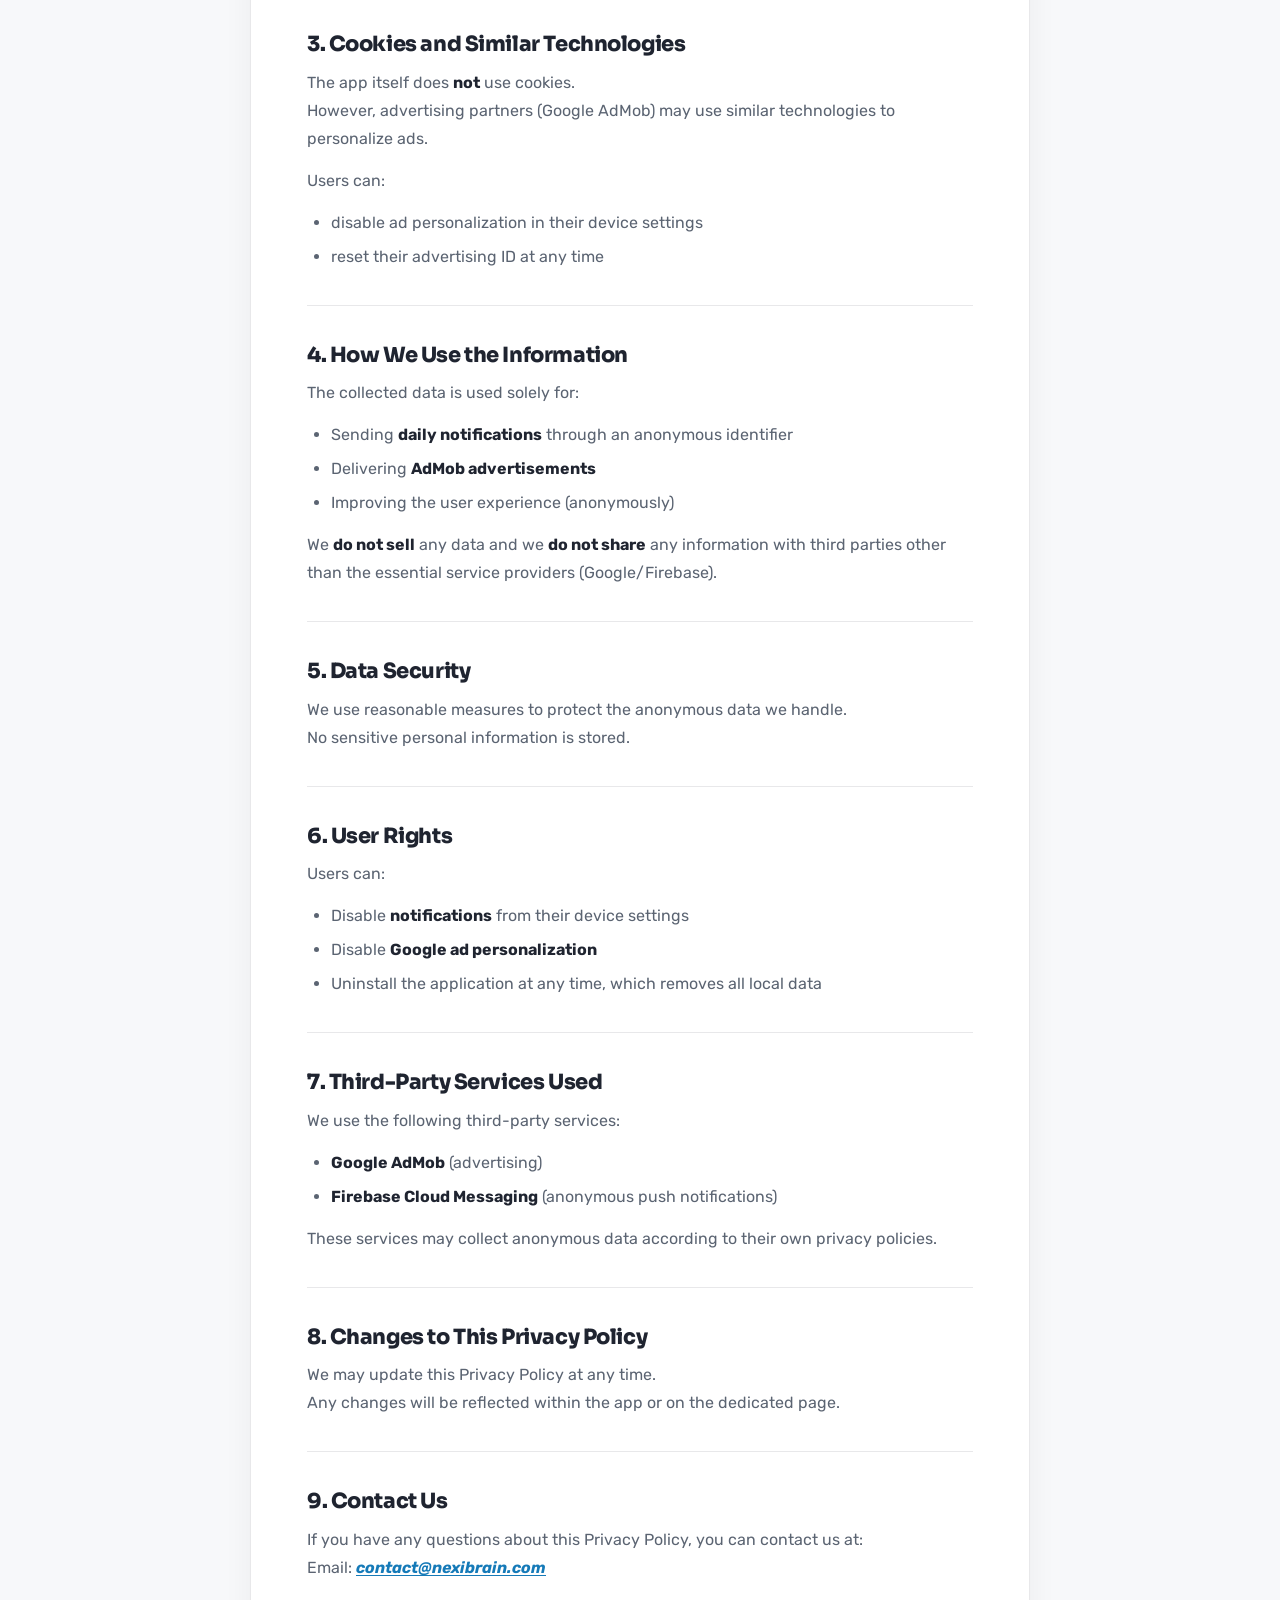
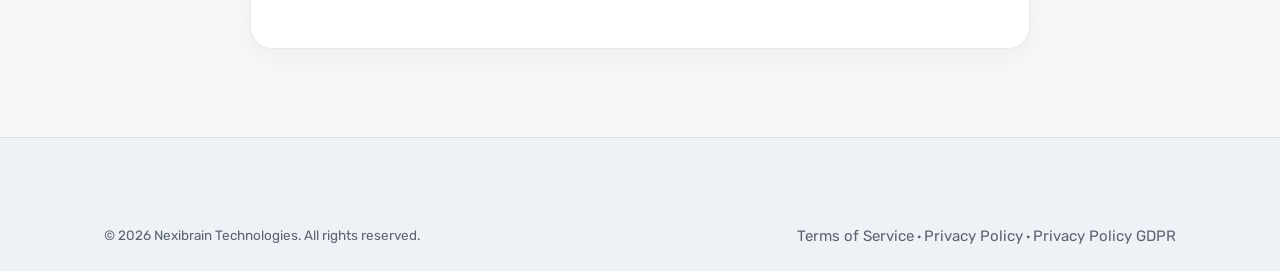
<file: privacy-policy/africanproverbs/index.html>
<!DOCTYPE html>
<html lang="en">
<head>
  <meta charset="UTF-8">
  <meta name="viewport" content="width=device-width, initial-scale=1.0">
  <title>Privacy Policy — AfricanProverbs</title>
  <meta name="description" content="Privacy policy for the AfricanProverbs application by Nexibrain Technologies.">
  <link rel="canonical" href="https://nexibrain.com/privacy-policy/africanproverbs/">
  <link rel="icon" type="image/png" href="../../assets/img/nexibrain-icon.png">
  <meta name="theme-color" content="#f7f8fa">
  <link rel="preconnect" href="https://fonts.googleapis.com">
  <link rel="preconnect" href="https://fonts.gstatic.com" crossorigin>
  <link href="https://fonts.googleapis.com/css2?family=Sora:wght@400;600;700;800&family=Rubik:wght@400;500;600&display=swap" rel="stylesheet">
  <link rel="stylesheet" href="../../assets/css/base.css">
  <link rel="stylesheet" href="../../assets/css/legal.css">
</head>
<body>
  <header class="nav">
    <div class="container nav-inner">
      <a class="nav-brand" href="../../">
        <img src="../../assets/img/nexibrain-icon.png" alt="" width="32" height="32">
        NexiBrain
      </a>
      <nav aria-label="Main navigation">
        <button class="nav-toggle" aria-expanded="false" aria-controls="nav-menu" aria-label="Open menu">☰</button>
        <ul class="nav-links" id="nav-menu">
          <li><a href="../../">Home</a></li>
          <li><a href="../../goalvision/">GoalVision</a></li>
          <li><a href="../../aura/">Aura</a></li>
        </ul>
      </nav>
    </div>
  </header>

  <main class="legal-main container">
    <article class="legal-article">
      <h1>Privacy Policy – AfricanProverbs</h1>
      <p>Your privacy is important to us. This Privacy Policy explains what data our mobile application collects, how it is used, and what rights you have regarding your information.</p>
      <hr>

      <h2>1. Information We Collect</h2>
      <h3>1.1. Personal Data</h3>
      <p>Our application <strong>does not collect any personally identifiable information</strong>.<br>This means:</p>
      <ul>
        <li>No name</li>
        <li>No email address</li>
        <li>No phone number</li>
        <li>No user profile data</li>
      </ul>
      <h3>1.2. Anonymous Authentication</h3>
      <p>To send <strong>daily notifications</strong>, we use an <strong>anonymous identifier</strong> generated by the notification service (Firebase Cloud Messaging or equivalent).</p>
      <p>This identifier:</p>
      <ul>
        <li>cannot be used to identify you personally</li>
        <li>is used solely for delivering notifications</li>
        <li>is not shared with any third party except the notification provider</li>
      </ul>
      <h3>1.3. Usage Data</h3>
      <p>The app itself does <strong>not</strong> record or store any personal usage data.</p>
      <hr>

      <h2>2. Advertising – Google AdMob</h2>
      <p>Our application uses <strong>Google AdMob</strong> to display ads.<br>Google may collect anonymous information through its SDKs, such as:</p>
      <ul>
        <li>Advertising identifiers (e.g., AAID, IDFA)</li>
        <li>Device information</li>
        <li>App usage data</li>
        <li>Approximate location (if enabled by the user)</li>
      </ul>
      <p>This information is used only to:</p>
      <ul>
        <li>provide ads</li>
        <li>improve ad relevance</li>
        <li>prevent advertising fraud</li>
      </ul>
      <p>Google handles this data according to its own Privacy Policy:<br><a href="https://policies.google.com/privacy" target="_blank" rel="noopener">https://policies.google.com/privacy</a></p>
      <hr>

      <h2>3. Cookies and Similar Technologies</h2>
      <p>The app itself does <strong>not</strong> use cookies.<br>However, advertising partners (Google AdMob) may use similar technologies to personalize ads.</p>
      <p>Users can:</p>
      <ul>
        <li>disable ad personalization in their device settings</li>
        <li>reset their advertising ID at any time</li>
      </ul>
      <hr>

      <h2>4. How We Use the Information</h2>
      <p>The collected data is used solely for:</p>
      <ul>
        <li>Sending <strong>daily notifications</strong> through an anonymous identifier</li>
        <li>Delivering <strong>AdMob advertisements</strong></li>
        <li>Improving the user experience (anonymously)</li>
      </ul>
      <p>We <strong>do not sell</strong> any data and we <strong>do not share</strong> any information with third parties other than the essential service providers (Google/Firebase).</p>
      <hr>

      <h2>5. Data Security</h2>
      <p>We use reasonable measures to protect the anonymous data we handle.<br>No sensitive personal information is stored.</p>
      <hr>

      <h2>6. User Rights</h2>
      <p>Users can:</p>
      <ul>
        <li>Disable <strong>notifications</strong> from their device settings</li>
        <li>Disable <strong>Google ad personalization</strong></li>
        <li>Uninstall the application at any time, which removes all local data</li>
      </ul>
      <hr>

      <h2>7. Third-Party Services Used</h2>
      <p>We use the following third-party services:</p>
      <ul>
        <li><strong>Google AdMob</strong> (advertising)</li>
        <li><strong>Firebase Cloud Messaging</strong> (anonymous push notifications)</li>
      </ul>
      <p>These services may collect anonymous data according to their own privacy policies.</p>
      <hr>

      <h2>8. Changes to This Privacy Policy</h2>
      <p>We may update this Privacy Policy at any time.<br>Any changes will be reflected within the app or on the dedicated page.</p>
      <hr>

      <h2>9. Contact Us</h2>
      <p>If you have any questions about this Privacy Policy, you can contact us at:<br>Email: <em><strong><a href="mailto:contact@nexibrain.com">contact@nexibrain.com</a></strong></em></p>
    </article>
  </main>

  <footer class="footer">
    <div class="container">
      <div class="footer-bottom" style="border-top: none;">
        <span>© 2026 Nexibrain Technologies. All rights reserved.</span>
        <span>
          <a href="../../terms-of-service/">Terms of Service</a> ·
          <a href="../">Privacy Policy</a> ·
          <a href="../../privacy-policy-gdpr/">Privacy Policy GDPR</a>
        </span>
      </div>
    </div>
  </footer>

  <script src="../../assets/js/site.js" defer></script>
</body>
</html>
</file>
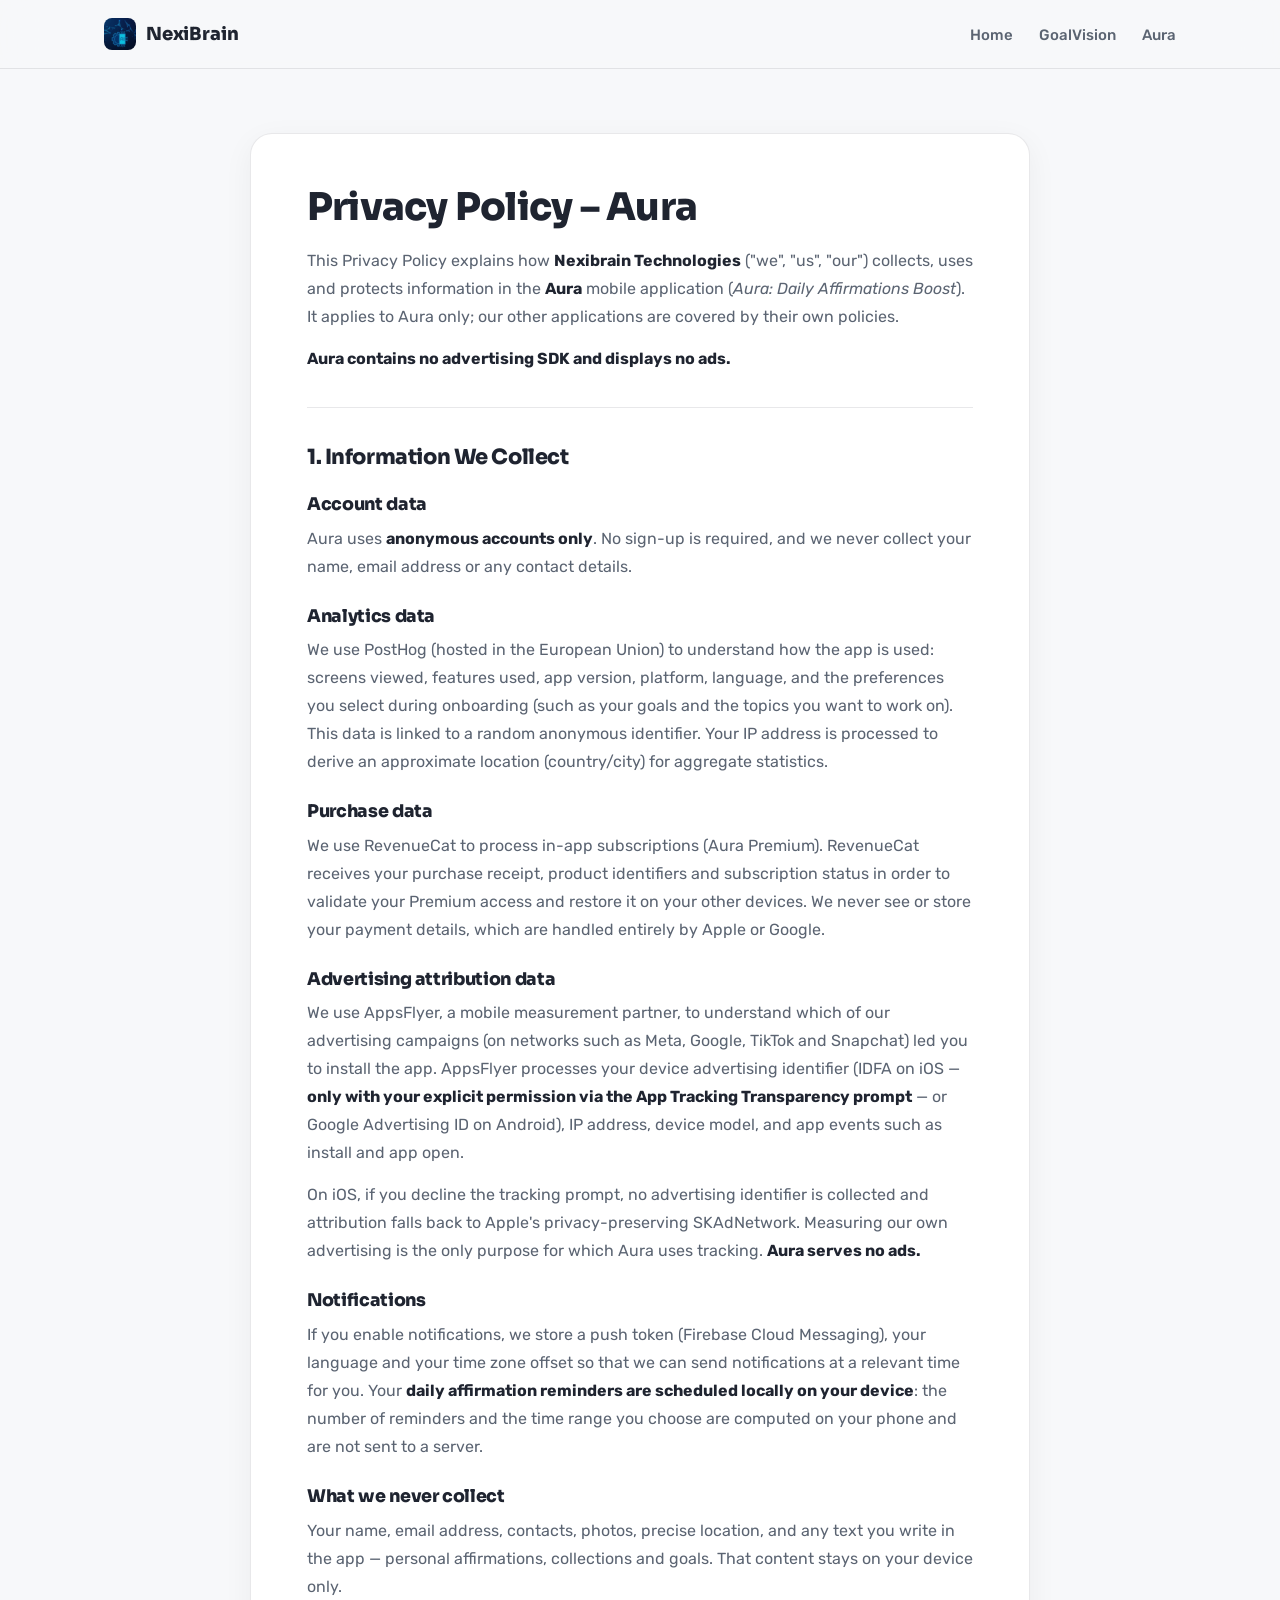
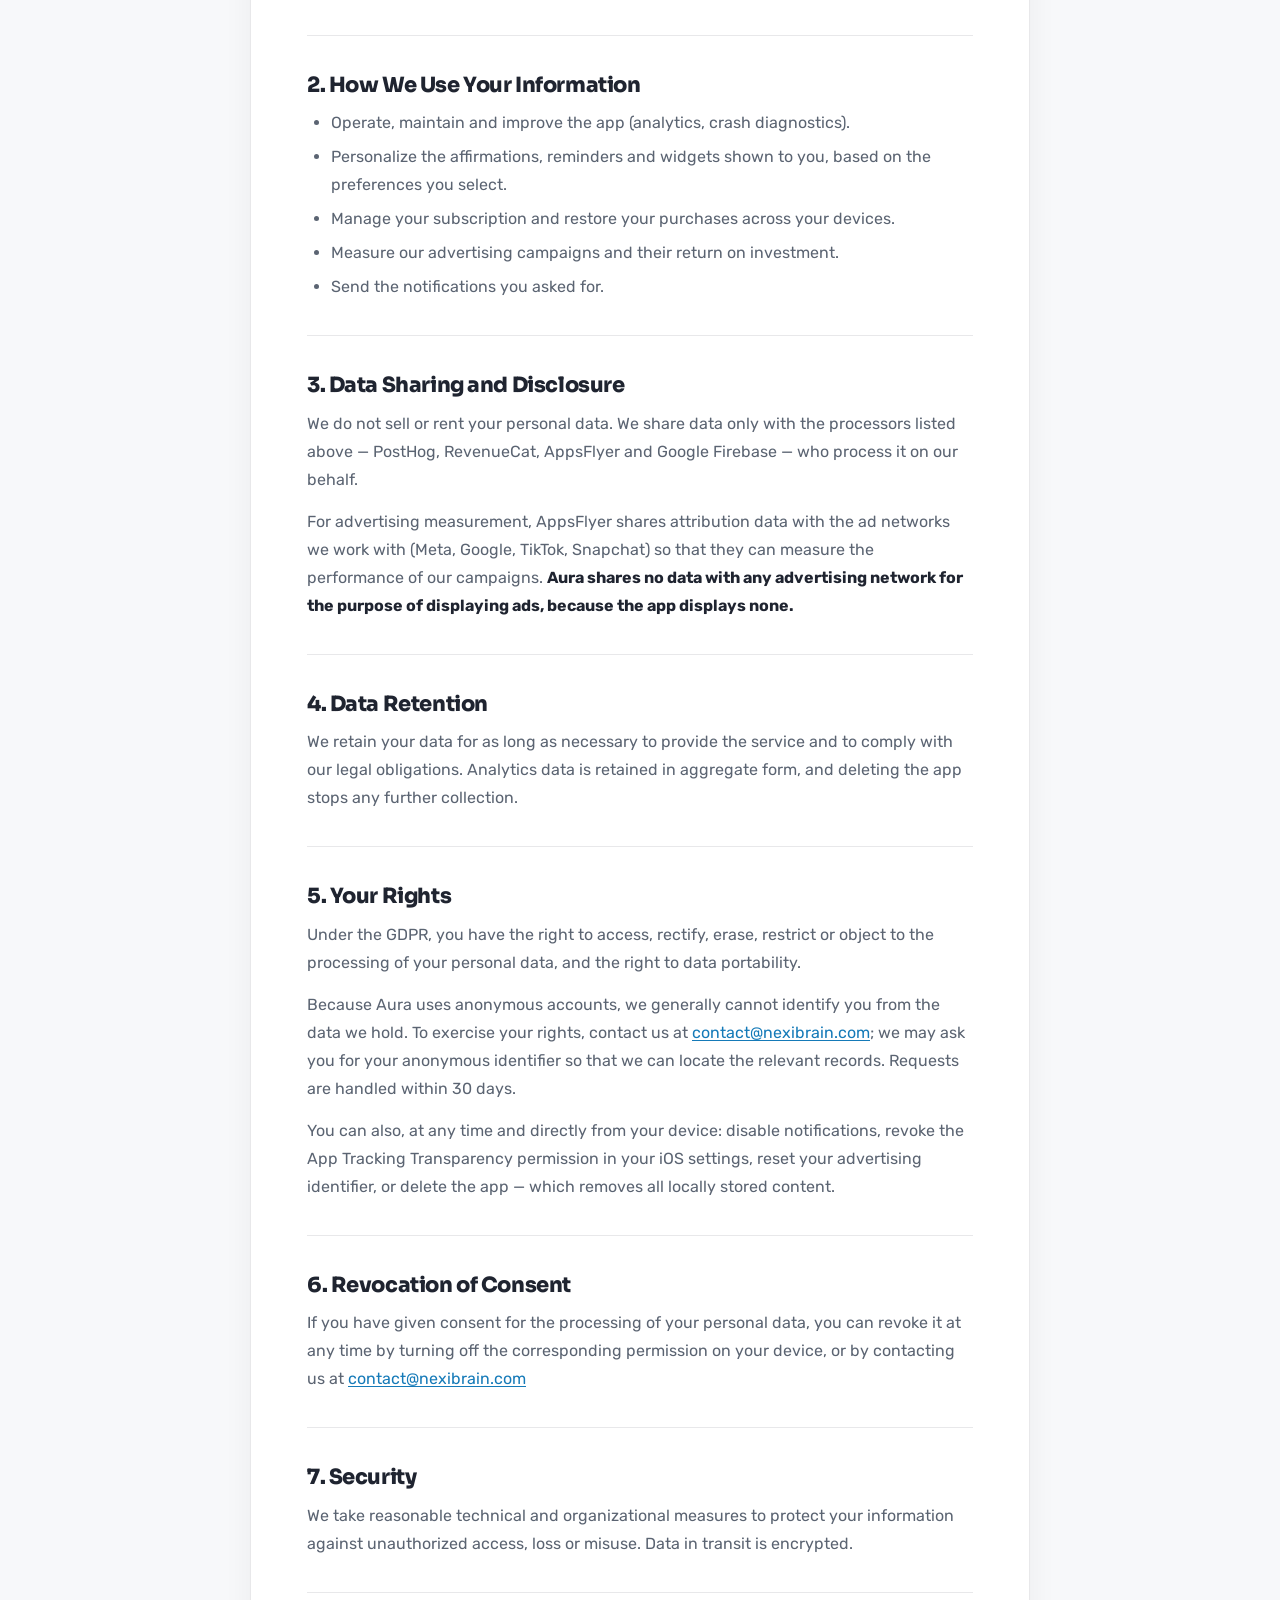
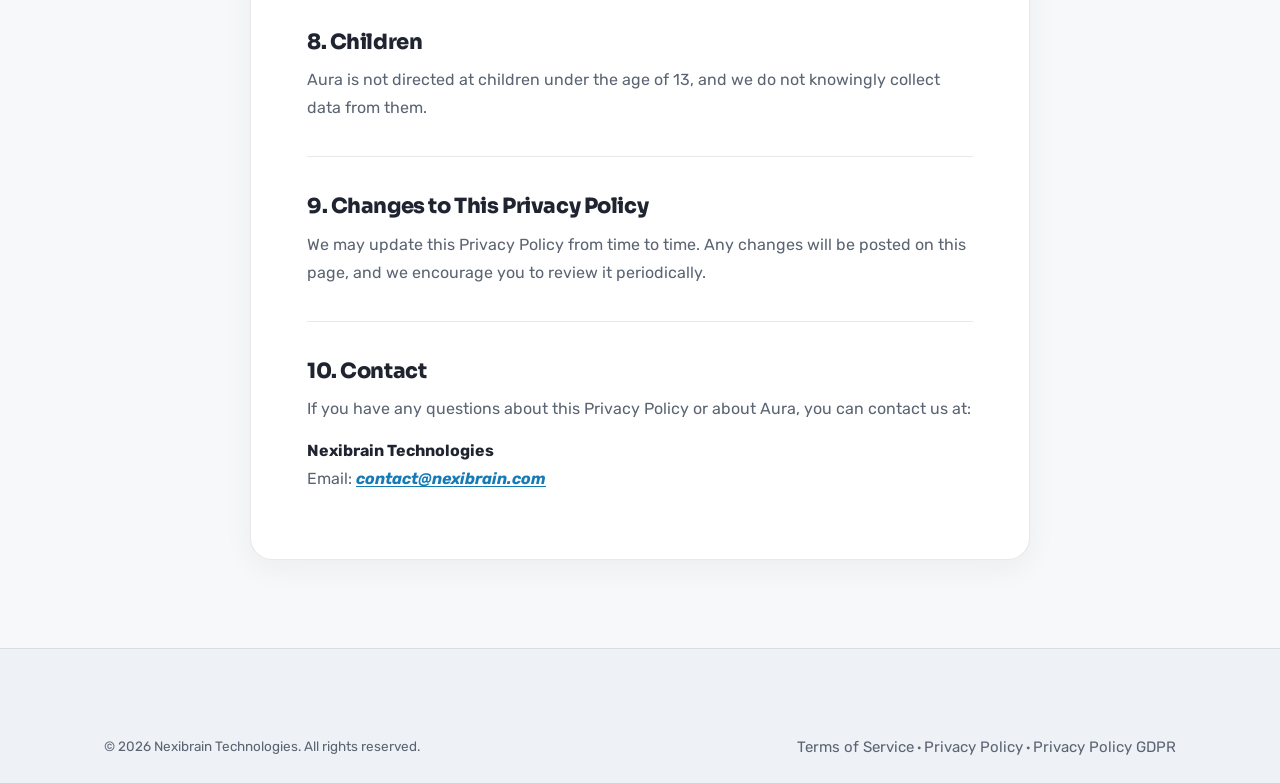
<file: privacy-policy/aura/index.html>
<!DOCTYPE html>
<html lang="en">
<head>
  <meta charset="UTF-8">
  <meta name="viewport" content="width=device-width, initial-scale=1.0">
  <title>Privacy Policy — Aura</title>
  <meta name="description" content="Privacy policy for the Aura application (Aura: Daily Affirmations Boost) by Nexibrain Technologies.">
  <link rel="canonical" href="https://nexibrain.com/privacy-policy/aura/">
  <link rel="icon" type="image/png" href="../../assets/img/aura-icon.png">
  <meta name="theme-color" content="#f7f8fa">
  <link rel="preconnect" href="https://fonts.googleapis.com">
  <link rel="preconnect" href="https://fonts.gstatic.com" crossorigin>
  <link href="https://fonts.googleapis.com/css2?family=Sora:wght@400;600;700;800&family=Rubik:wght@400;500;600&display=swap" rel="stylesheet">
  <link rel="stylesheet" href="../../assets/css/base.css">
  <link rel="stylesheet" href="../../assets/css/legal.css">
</head>
<body>
  <header class="nav">
    <div class="container nav-inner">
      <a class="nav-brand" href="../../">
        <img src="../../assets/img/nexibrain-icon.png" alt="" width="32" height="32">
        NexiBrain
      </a>
      <nav aria-label="Main navigation">
        <button class="nav-toggle" aria-expanded="false" aria-controls="nav-menu" aria-label="Open menu">☰</button>
        <ul class="nav-links" id="nav-menu">
          <li><a href="../../">Home</a></li>
          <li><a href="../../goalvision/">GoalVision</a></li>
          <li><a href="../../aura/">Aura</a></li>
        </ul>
      </nav>
    </div>
  </header>

  <main class="legal-main container">
    <article class="legal-article">
      <h1>Privacy Policy – Aura</h1>
      <p>This Privacy Policy explains how <strong>Nexibrain Technologies</strong> ("we", "us", "our") collects, uses and protects information in the <strong>Aura</strong> mobile application (<em>Aura: Daily Affirmations Boost</em>). It applies to Aura only; our other applications are covered by their own policies.</p>
      <p><strong>Aura contains no advertising SDK and displays no ads.</strong></p>
      <hr>

      <h2>1. Information We Collect</h2>

      <h3>Account data</h3>
      <p>Aura uses <strong>anonymous accounts only</strong>. No sign-up is required, and we never collect your name, email address or any contact details.</p>

      <h3>Analytics data</h3>
      <p>We use PostHog (hosted in the European Union) to understand how the app is used: screens viewed, features used, app version, platform, language, and the preferences you select during onboarding (such as your goals and the topics you want to work on). This data is linked to a random anonymous identifier. Your IP address is processed to derive an approximate location (country/city) for aggregate statistics.</p>

      <h3>Purchase data</h3>
      <p>We use RevenueCat to process in-app subscriptions (Aura Premium). RevenueCat receives your purchase receipt, product identifiers and subscription status in order to validate your Premium access and restore it on your other devices. We never see or store your payment details, which are handled entirely by Apple or Google.</p>

      <h3>Advertising attribution data</h3>
      <p>We use AppsFlyer, a mobile measurement partner, to understand which of our advertising campaigns (on networks such as Meta, Google, TikTok and Snapchat) led you to install the app. AppsFlyer processes your device advertising identifier (IDFA on iOS — <strong>only with your explicit permission via the App Tracking Transparency prompt</strong> — or Google Advertising ID on Android), IP address, device model, and app events such as install and app open.</p>
      <p>On iOS, if you decline the tracking prompt, no advertising identifier is collected and attribution falls back to Apple's privacy-preserving SKAdNetwork. Measuring our own advertising is the only purpose for which Aura uses tracking. <strong>Aura serves no ads.</strong></p>

      <h3>Notifications</h3>
      <p>If you enable notifications, we store a push token (Firebase Cloud Messaging), your language and your time zone offset so that we can send notifications at a relevant time for you. Your <strong>daily affirmation reminders are scheduled locally on your device</strong>: the number of reminders and the time range you choose are computed on your phone and are not sent to a server.</p>

      <h3>What we never collect</h3>
      <p>Your name, email address, contacts, photos, precise location, and any text you write in the app — personal affirmations, collections and goals. That content stays on your device only.</p>
      <hr>

      <h2>2. How We Use Your Information</h2>
      <ul>
        <li>Operate, maintain and improve the app (analytics, crash diagnostics).</li>
        <li>Personalize the affirmations, reminders and widgets shown to you, based on the preferences you select.</li>
        <li>Manage your subscription and restore your purchases across your devices.</li>
        <li>Measure our advertising campaigns and their return on investment.</li>
        <li>Send the notifications you asked for.</li>
      </ul>
      <hr>

      <h2>3. Data Sharing and Disclosure</h2>
      <p>We do not sell or rent your personal data. We share data only with the processors listed above — PostHog, RevenueCat, AppsFlyer and Google Firebase — who process it on our behalf.</p>
      <p>For advertising measurement, AppsFlyer shares attribution data with the ad networks we work with (Meta, Google, TikTok, Snapchat) so that they can measure the performance of our campaigns. <strong>Aura shares no data with any advertising network for the purpose of displaying ads, because the app displays none.</strong></p>
      <hr>

      <h2>4. Data Retention</h2>
      <p>We retain your data for as long as necessary to provide the service and to comply with our legal obligations. Analytics data is retained in aggregate form, and deleting the app stops any further collection.</p>
      <hr>

      <h2>5. Your Rights</h2>
      <p>Under the GDPR, you have the right to access, rectify, erase, restrict or object to the processing of your personal data, and the right to data portability.</p>
      <p>Because Aura uses anonymous accounts, we generally cannot identify you from the data we hold. To exercise your rights, contact us at <a href="mailto:contact@nexibrain.com">contact@nexibrain.com</a>; we may ask you for your anonymous identifier so that we can locate the relevant records. Requests are handled within 30 days.</p>
      <p>You can also, at any time and directly from your device: disable notifications, revoke the App Tracking Transparency permission in your iOS settings, reset your advertising identifier, or delete the app — which removes all locally stored content.</p>
      <hr>

      <h2>6. Revocation of Consent</h2>
      <p>If you have given consent for the processing of your personal data, you can revoke it at any time by turning off the corresponding permission on your device, or by contacting us at <a href="mailto:contact@nexibrain.com">contact@nexibrain.com</a></p>
      <hr>

      <h2>7. Security</h2>
      <p>We take reasonable technical and organizational measures to protect your information against unauthorized access, loss or misuse. Data in transit is encrypted.</p>
      <hr>

      <h2>8. Children</h2>
      <p>Aura is not directed at children under the age of 13, and we do not knowingly collect data from them.</p>
      <hr>

      <h2>9. Changes to This Privacy Policy</h2>
      <p>We may update this Privacy Policy from time to time. Any changes will be posted on this page, and we encourage you to review it periodically.</p>
      <hr>

      <h2>10. Contact</h2>
      <p>If you have any questions about this Privacy Policy or about Aura, you can contact us at:</p>
      <p><strong>Nexibrain Technologies</strong><br>Email: <em><strong><a href="mailto:contact@nexibrain.com">contact@nexibrain.com</a></strong></em></p>
    </article>
  </main>

  <footer class="footer">
    <div class="container">
      <div class="footer-bottom" style="border-top: none;">
        <span>© 2026 Nexibrain Technologies. All rights reserved.</span>
        <span>
          <a href="../../terms-of-service/">Terms of Service</a> ·
          <a href="../">Privacy Policy</a> ·
          <a href="../../privacy-policy-gdpr/">Privacy Policy GDPR</a>
        </span>
      </div>
    </div>
  </footer>

  <script src="../../assets/js/site.js" defer></script>
</body>
</html>
</file>
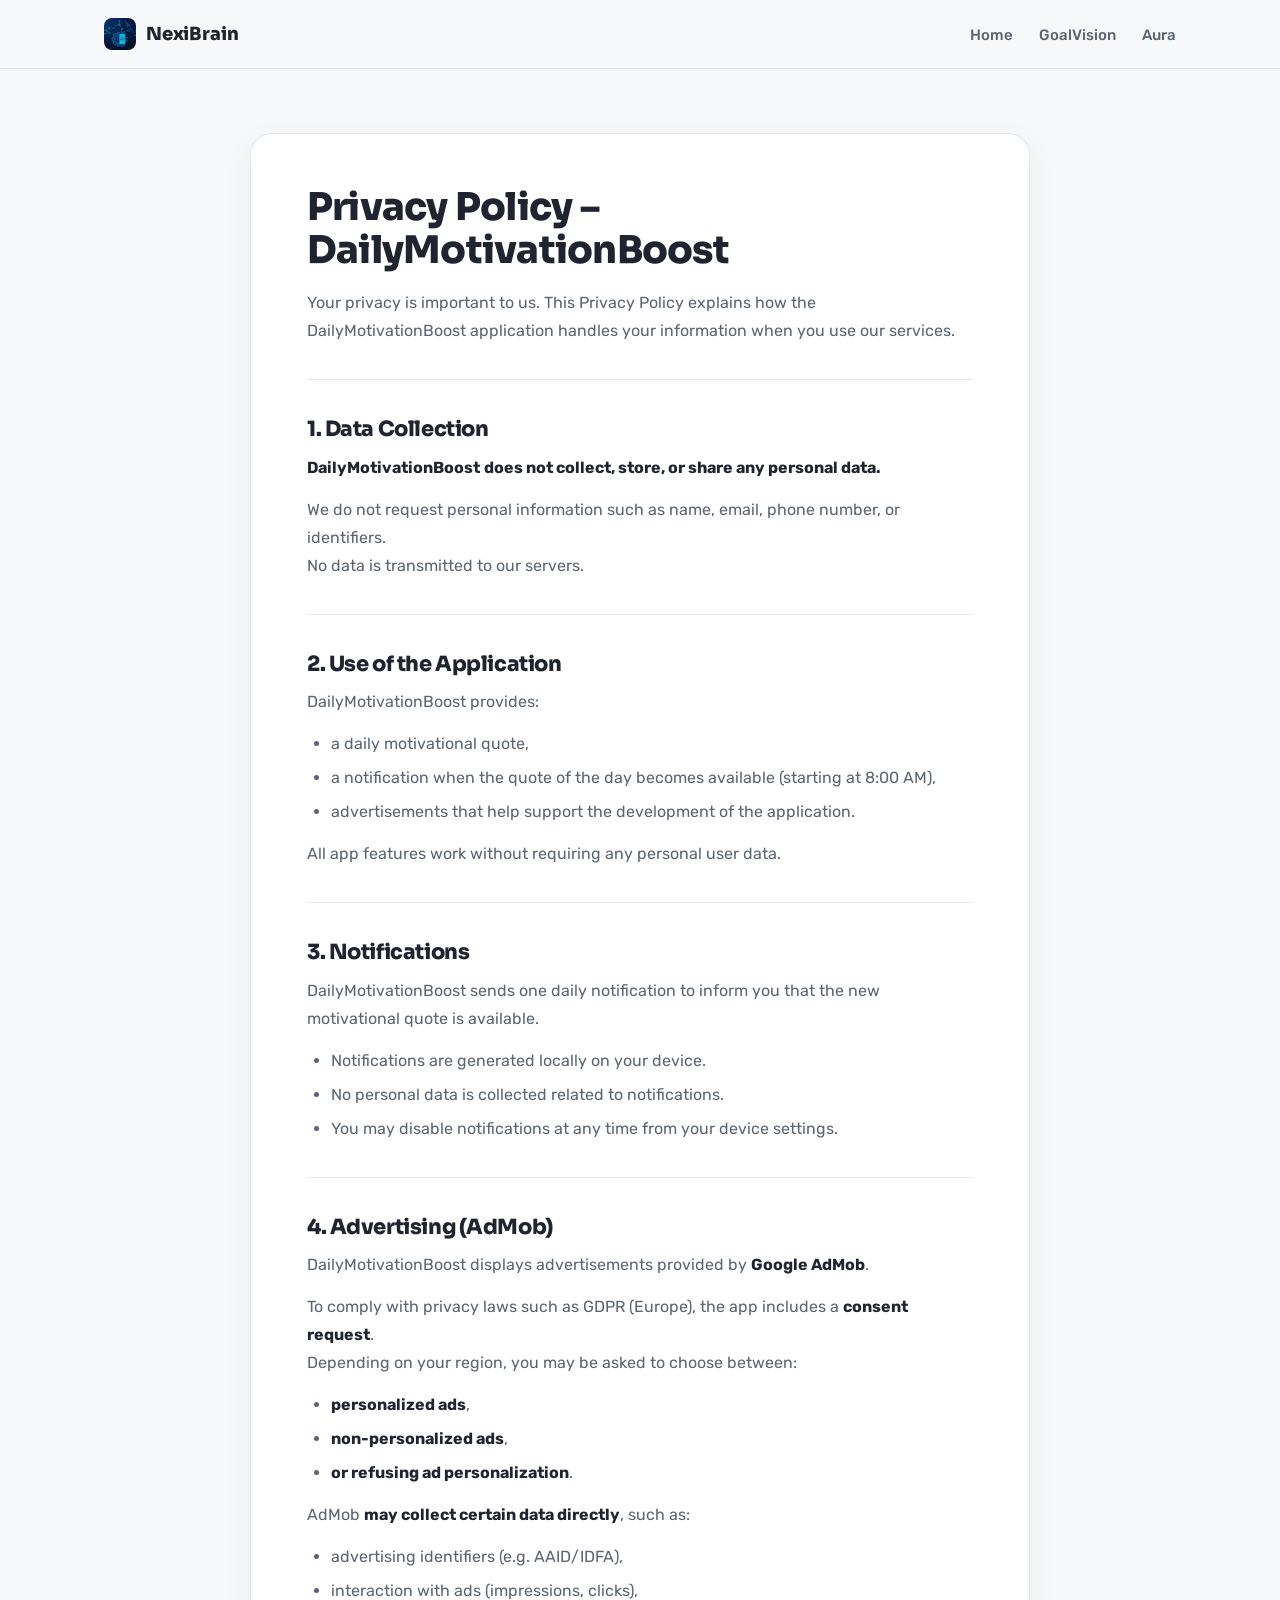
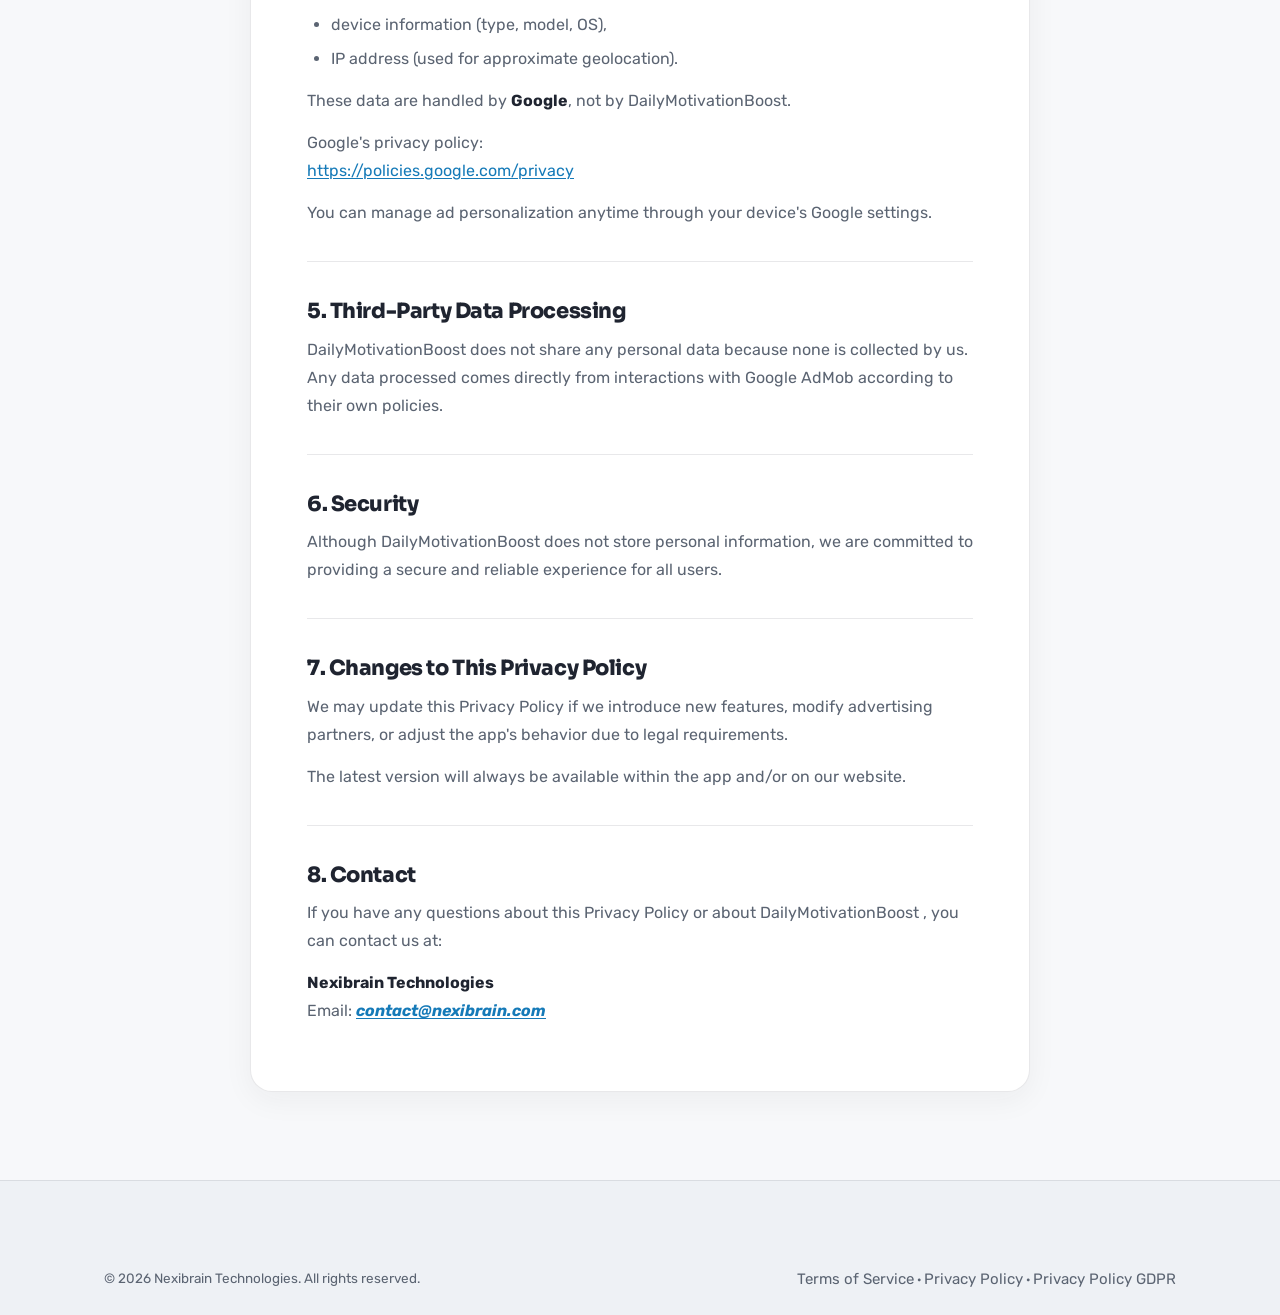
<file: privacy-policy/dailymotivationboost/index.html>
<!DOCTYPE html>
<html lang="en">
<head>
  <meta charset="UTF-8">
  <meta name="viewport" content="width=device-width, initial-scale=1.0">
  <title>Privacy Policy — DailyMotivationBoost</title>
  <meta name="description" content="Privacy policy for the DailyMotivationBoost application by Nexibrain Technologies.">
  <link rel="canonical" href="https://nexibrain.com/privacy-policy/dailymotivationboost/">
  <link rel="icon" type="image/png" href="../../assets/img/nexibrain-icon.png">
  <meta name="theme-color" content="#f7f8fa">
  <link rel="preconnect" href="https://fonts.googleapis.com">
  <link rel="preconnect" href="https://fonts.gstatic.com" crossorigin>
  <link href="https://fonts.googleapis.com/css2?family=Sora:wght@400;600;700;800&family=Rubik:wght@400;500;600&display=swap" rel="stylesheet">
  <link rel="stylesheet" href="../../assets/css/base.css">
  <link rel="stylesheet" href="../../assets/css/legal.css">
</head>
<body>
  <header class="nav">
    <div class="container nav-inner">
      <a class="nav-brand" href="../../">
        <img src="../../assets/img/nexibrain-icon.png" alt="" width="32" height="32">
        NexiBrain
      </a>
      <nav aria-label="Main navigation">
        <button class="nav-toggle" aria-expanded="false" aria-controls="nav-menu" aria-label="Open menu">☰</button>
        <ul class="nav-links" id="nav-menu">
          <li><a href="../../">Home</a></li>
          <li><a href="../../goalvision/">GoalVision</a></li>
          <li><a href="../../aura/">Aura</a></li>
        </ul>
      </nav>
    </div>
  </header>

  <main class="legal-main container">
    <article class="legal-article">
      <h1>Privacy Policy – DailyMotivationBoost</h1>
      <p>Your privacy is important to us. This Privacy Policy explains how the DailyMotivationBoost application handles your information when you use our services.</p>
      <hr>

      <h2>1. Data Collection</h2>
      <p><strong>DailyMotivationBoost</strong> <strong>does not collect, store, or share any personal data.</strong></p>
      <p>We do not request personal information such as name, email, phone number, or identifiers.<br>No data is transmitted to our servers.</p>
      <hr>

      <h2>2. Use of the Application</h2>
      <p>DailyMotivationBoost provides:</p>
      <ul>
        <li>a daily motivational quote,</li>
        <li>a notification when the quote of the day becomes available (starting at 8:00 AM),</li>
        <li>advertisements that help support the development of the application.</li>
      </ul>
      <p>All app features work without requiring any personal user data.</p>
      <hr>

      <h2>3. Notifications</h2>
      <p>DailyMotivationBoost sends one daily notification to inform you that the new motivational quote is available.</p>
      <ul>
        <li>Notifications are generated locally on your device.</li>
        <li>No personal data is collected related to notifications.</li>
        <li>You may disable notifications at any time from your device settings.</li>
      </ul>
      <hr>

      <h2>4. Advertising (AdMob)</h2>
      <p>DailyMotivationBoost displays advertisements provided by <strong>Google AdMob</strong>.</p>
      <p>To comply with privacy laws such as GDPR (Europe), the app includes a <strong>consent request</strong>.<br>Depending on your region, you may be asked to choose between:</p>
      <ul>
        <li><strong>personalized ads</strong>,</li>
        <li><strong>non-personalized ads</strong>,</li>
        <li><strong>or refusing ad personalization</strong>.</li>
      </ul>
      <p>AdMob <strong>may collect certain data directly</strong>, such as:</p>
      <ul>
        <li>advertising identifiers (e.g. AAID/IDFA),</li>
        <li>interaction with ads (impressions, clicks),</li>
        <li>device information (type, model, OS),</li>
        <li>IP address (used for approximate geolocation).</li>
      </ul>
      <p>These data are handled by <strong>Google</strong>, not by DailyMotivationBoost.</p>
      <p>Google's privacy policy:<br><a href="https://policies.google.com/privacy" target="_blank" rel="noopener">https://policies.google.com/privacy</a></p>
      <p>You can manage ad personalization anytime through your device's Google settings.</p>
      <hr>

      <h2>5. Third-Party Data Processing</h2>
      <p>DailyMotivationBoost does not share any personal data because none is collected by us.<br>Any data processed comes directly from interactions with Google AdMob according to their own policies.</p>
      <hr>

      <h2>6. Security</h2>
      <p>Although DailyMotivationBoost does not store personal information, we are committed to providing a secure and reliable experience for all users.</p>
      <hr>

      <h2>7. Changes to This Privacy Policy</h2>
      <p>We may update this Privacy Policy if we introduce new features, modify advertising partners, or adjust the app's behavior due to legal requirements.</p>
      <p>The latest version will always be available within the app and/or on our website.</p>
      <hr>

      <h2>8. Contact</h2>
      <p>If you have any questions about this Privacy Policy or about DailyMotivationBoost , you can contact us at:</p>
      <p><strong>Nexibrain Technologies</strong><br>Email: <em><strong><a href="mailto:contact@nexibrain.com">contact@nexibrain.com</a></strong></em></p>
    </article>
  </main>

  <footer class="footer">
    <div class="container">
      <div class="footer-bottom" style="border-top: none;">
        <span>© 2026 Nexibrain Technologies. All rights reserved.</span>
        <span>
          <a href="../../terms-of-service/">Terms of Service</a> ·
          <a href="../">Privacy Policy</a> ·
          <a href="../../privacy-policy-gdpr/">Privacy Policy GDPR</a>
        </span>
      </div>
    </div>
  </footer>

  <script src="../../assets/js/site.js" defer></script>
</body>
</html>
</file>
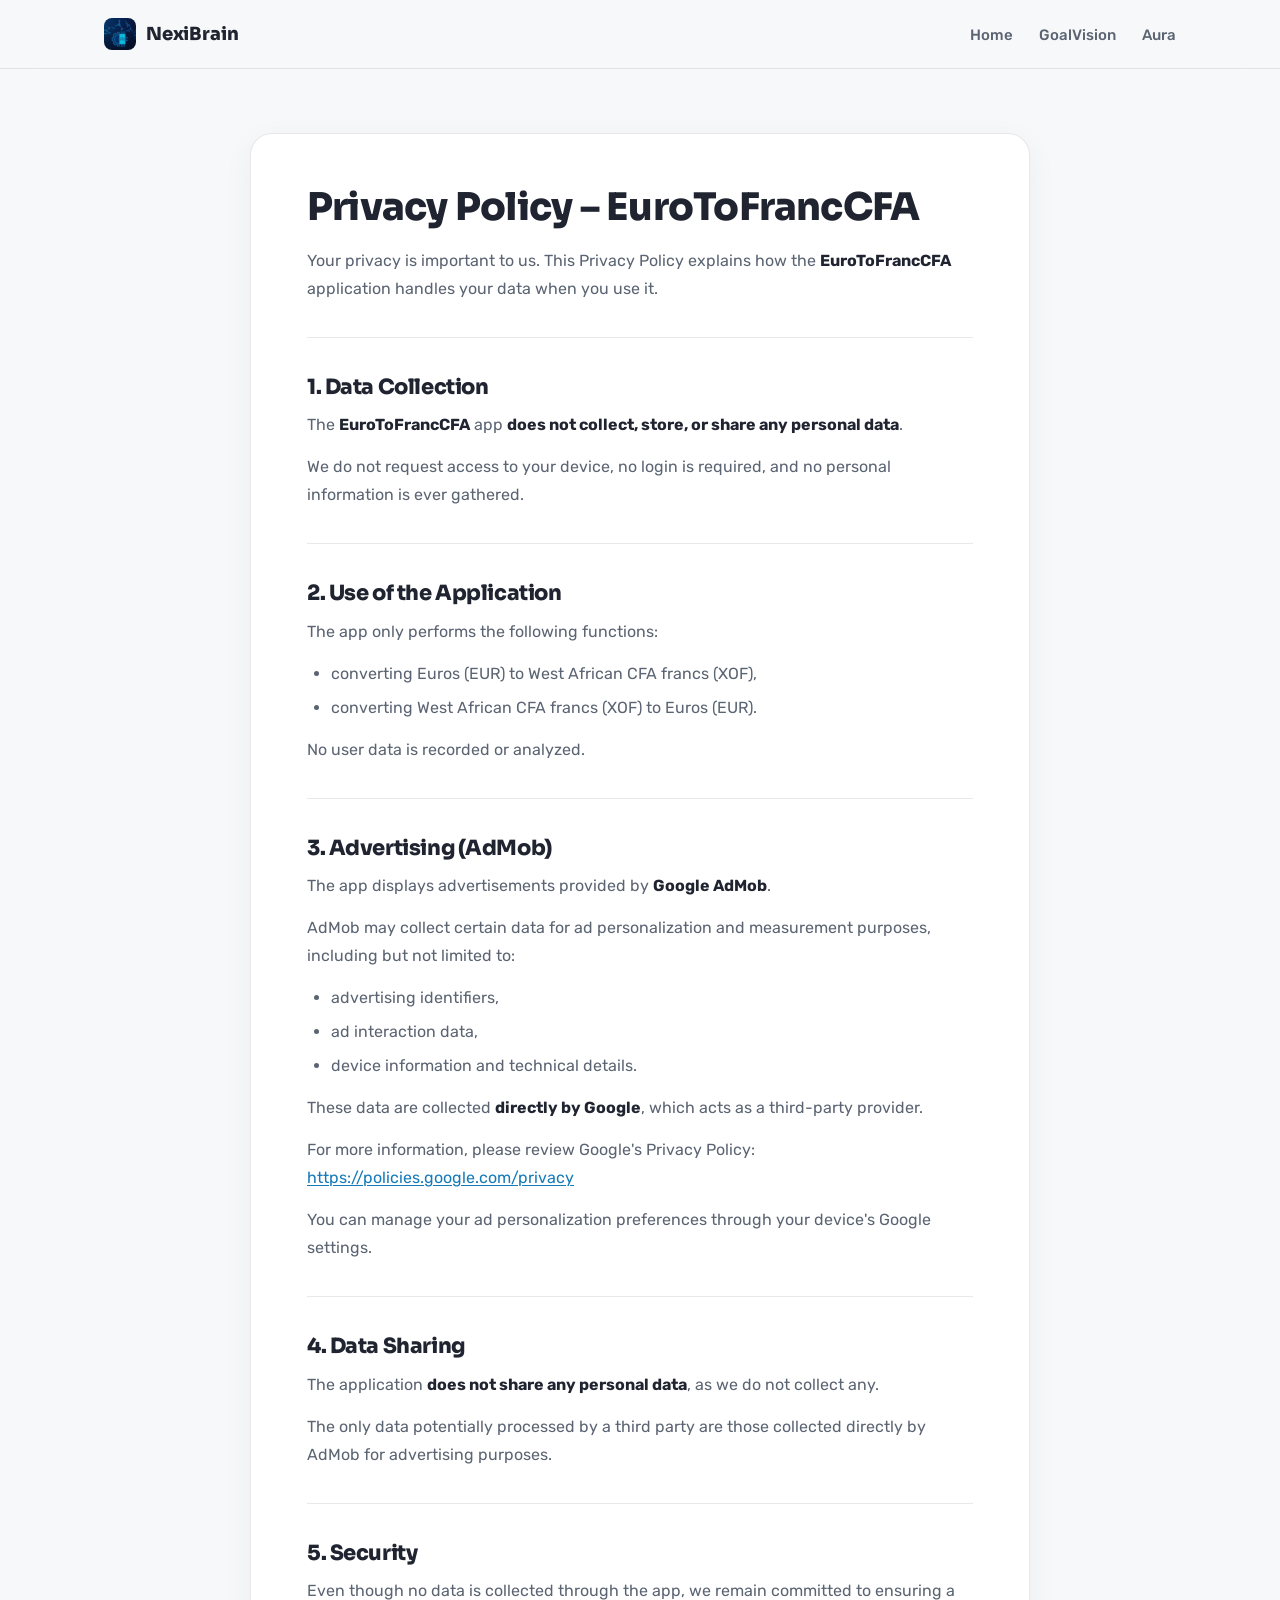
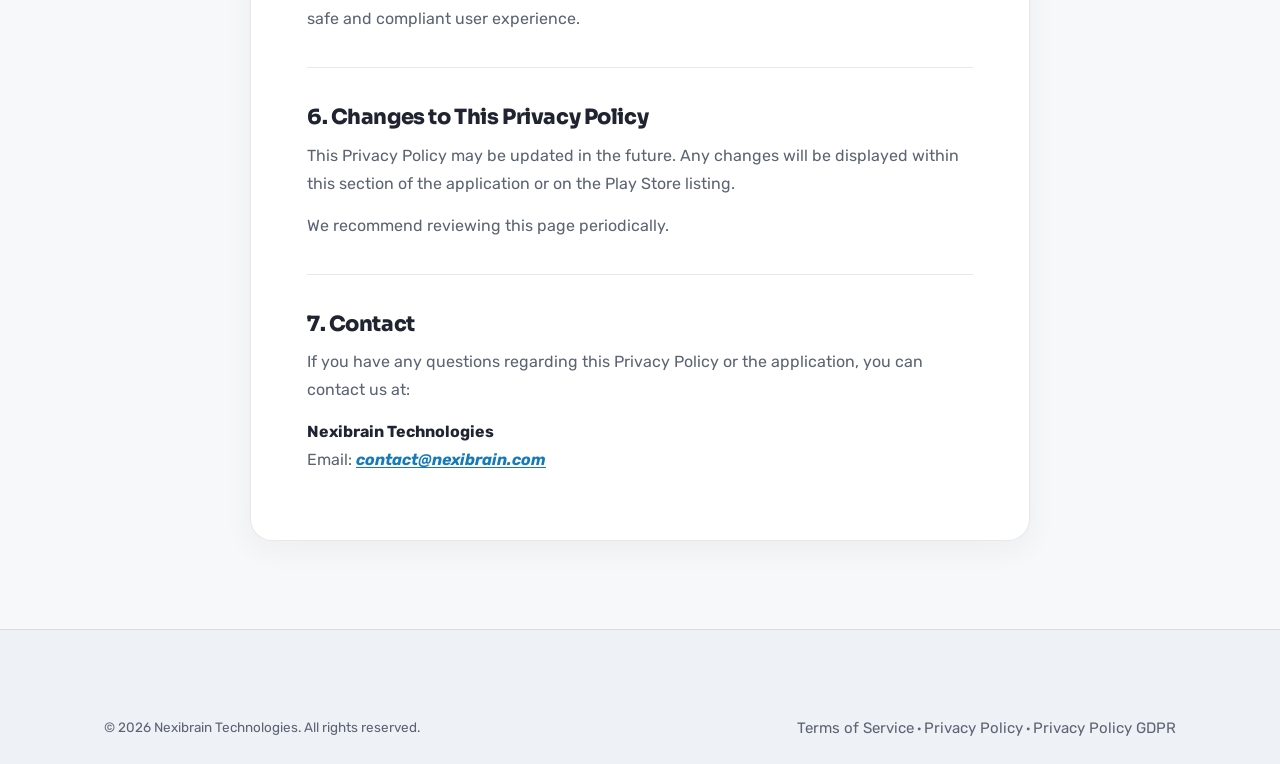
<file: privacy-policy/eurotofranccfa/index.html>
<!DOCTYPE html>
<html lang="en">
<head>
  <meta charset="UTF-8">
  <meta name="viewport" content="width=device-width, initial-scale=1.0">
  <title>Privacy Policy — EuroToFrancCFA</title>
  <meta name="description" content="Privacy policy for the EuroToFrancCFA application by Nexibrain Technologies.">
  <link rel="canonical" href="https://nexibrain.com/privacy-policy/eurotofranccfa/">
  <link rel="icon" type="image/png" href="../../assets/img/nexibrain-icon.png">
  <meta name="theme-color" content="#f7f8fa">
  <link rel="preconnect" href="https://fonts.googleapis.com">
  <link rel="preconnect" href="https://fonts.gstatic.com" crossorigin>
  <link href="https://fonts.googleapis.com/css2?family=Sora:wght@400;600;700;800&family=Rubik:wght@400;500;600&display=swap" rel="stylesheet">
  <link rel="stylesheet" href="../../assets/css/base.css">
  <link rel="stylesheet" href="../../assets/css/legal.css">
</head>
<body>
  <header class="nav">
    <div class="container nav-inner">
      <a class="nav-brand" href="../../">
        <img src="../../assets/img/nexibrain-icon.png" alt="" width="32" height="32">
        NexiBrain
      </a>
      <nav aria-label="Main navigation">
        <button class="nav-toggle" aria-expanded="false" aria-controls="nav-menu" aria-label="Open menu">☰</button>
        <ul class="nav-links" id="nav-menu">
          <li><a href="../../">Home</a></li>
          <li><a href="../../goalvision/">GoalVision</a></li>
          <li><a href="../../aura/">Aura</a></li>
        </ul>
      </nav>
    </div>
  </header>

  <main class="legal-main container">
    <article class="legal-article">
      <h1>Privacy Policy – EuroToFrancCFA</h1>
      <p>Your privacy is important to us. This Privacy Policy explains how the <strong>EuroToFrancCFA</strong> application handles your data when you use it.</p>
      <hr>

      <h2>1. Data Collection</h2>
      <p>The <strong>EuroToFrancCFA</strong> app <strong>does not collect, store, or share any personal data</strong>.</p>
      <p>We do not request access to your device, no login is required, and no personal information is ever gathered.</p>
      <hr>

      <h2>2. Use of the Application</h2>
      <p>The app only performs the following functions:</p>
      <ul>
        <li>converting Euros (EUR) to West African CFA francs (XOF),</li>
        <li>converting West African CFA francs (XOF) to Euros (EUR).</li>
      </ul>
      <p>No user data is recorded or analyzed.</p>
      <hr>

      <h2>3. Advertising (AdMob)</h2>
      <p>The app displays advertisements provided by <strong>Google AdMob</strong>.</p>
      <p>AdMob may collect certain data for ad personalization and measurement purposes, including but not limited to:</p>
      <ul>
        <li>advertising identifiers,</li>
        <li>ad interaction data,</li>
        <li>device information and technical details.</li>
      </ul>
      <p>These data are collected <strong>directly by Google</strong>, which acts as a third-party provider.</p>
      <p>For more information, please review Google's Privacy Policy:<br><a href="https://policies.google.com/privacy" target="_blank" rel="noopener">https://policies.google.com/privacy</a></p>
      <p>You can manage your ad personalization preferences through your device's Google settings.</p>
      <hr>

      <h2>4. Data Sharing</h2>
      <p>The application <strong>does not share any personal data</strong>, as we do not collect any.</p>
      <p>The only data potentially processed by a third party are those collected directly by AdMob for advertising purposes.</p>
      <hr>

      <h2>5. Security</h2>
      <p>Even though no data is collected through the app, we remain committed to ensuring a safe and compliant user experience.</p>
      <hr>

      <h2>6. Changes to This Privacy Policy</h2>
      <p>This Privacy Policy may be updated in the future. Any changes will be displayed within this section of the application or on the Play Store listing.</p>
      <p>We recommend reviewing this page periodically.</p>
      <hr>

      <h2>7. Contact</h2>
      <p>If you have any questions regarding this Privacy Policy or the application, you can contact us at:</p>
      <p><strong>Nexibrain Technologies</strong><br>Email: <em><strong><a href="mailto:contact@nexibrain.com">contact@nexibrain.com</a></strong></em></p>
    </article>
  </main>

  <footer class="footer">
    <div class="container">
      <div class="footer-bottom" style="border-top: none;">
        <span>© 2026 Nexibrain Technologies. All rights reserved.</span>
        <span>
          <a href="../../terms-of-service/">Terms of Service</a> ·
          <a href="../">Privacy Policy</a> ·
          <a href="../../privacy-policy-gdpr/">Privacy Policy GDPR</a>
        </span>
      </div>
    </div>
  </footer>

  <script src="../../assets/js/site.js" defer></script>
</body>
</html>
</file>
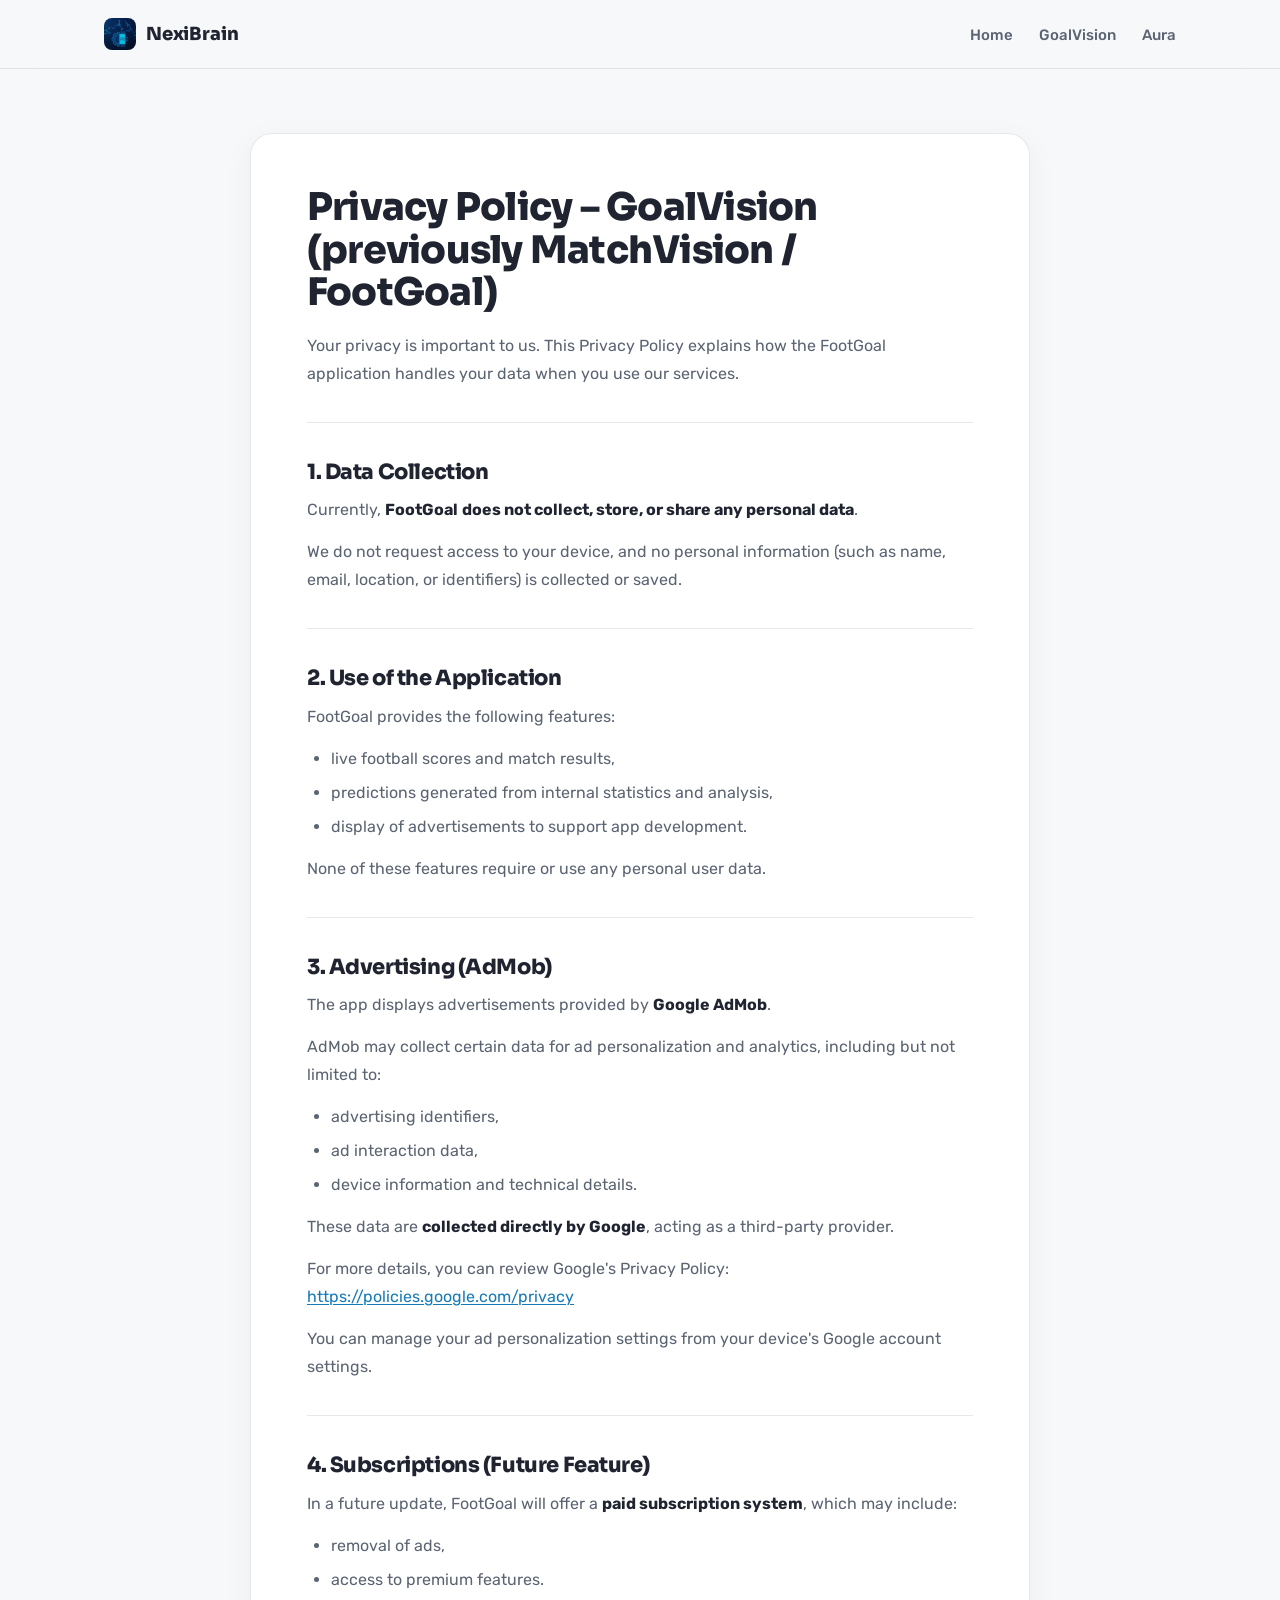
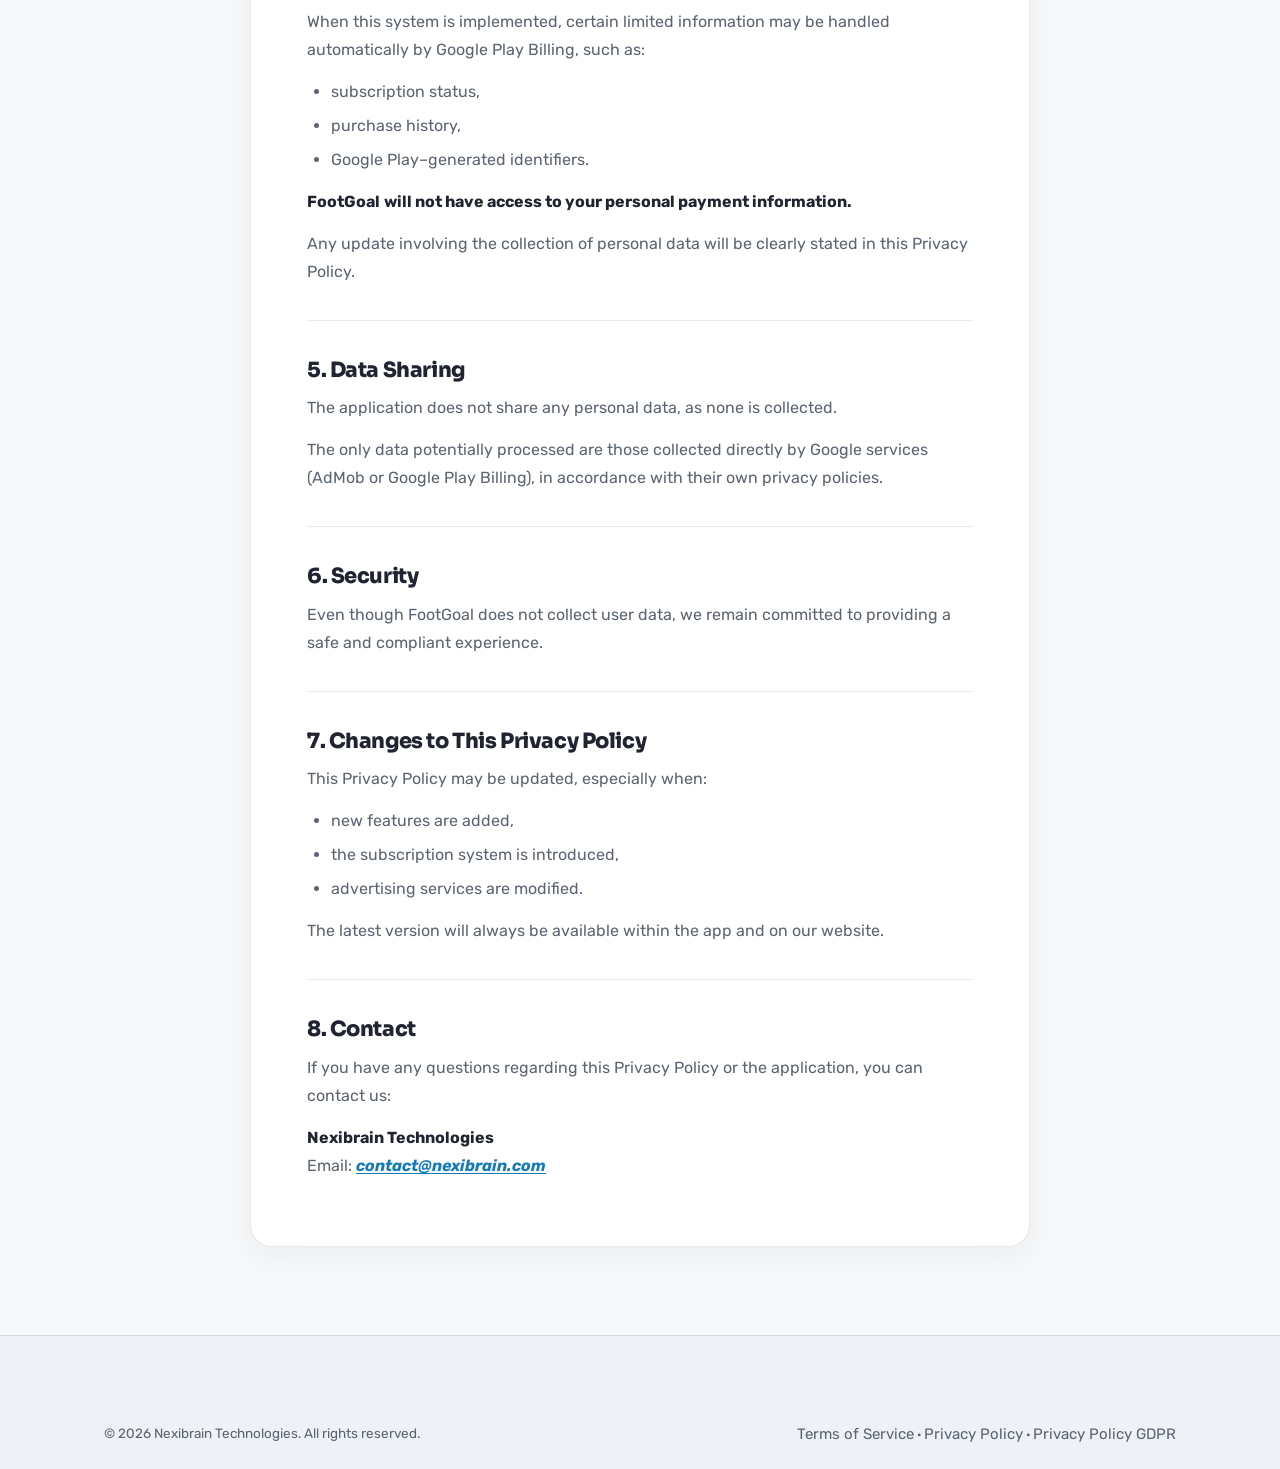
<file: privacy-policy/goalpredict/index.html>
<!DOCTYPE html>
<html lang="en">
<head>
  <meta charset="UTF-8">
  <meta name="viewport" content="width=device-width, initial-scale=1.0">
  <title>Privacy Policy — GoalVision</title>
  <meta name="description" content="Privacy policy for the GoalVision application (previously MatchVision / FootGoal) by Nexibrain Technologies.">
  <link rel="canonical" href="https://nexibrain.com/privacy-policy/goalpredict/">
  <link rel="icon" type="image/png" href="../../assets/img/nexibrain-icon.png">
  <meta name="theme-color" content="#f7f8fa">
  <link rel="preconnect" href="https://fonts.googleapis.com">
  <link rel="preconnect" href="https://fonts.gstatic.com" crossorigin>
  <link href="https://fonts.googleapis.com/css2?family=Sora:wght@400;600;700;800&family=Rubik:wght@400;500;600&display=swap" rel="stylesheet">
  <link rel="stylesheet" href="../../assets/css/base.css">
  <link rel="stylesheet" href="../../assets/css/legal.css">
</head>
<body>
  <header class="nav">
    <div class="container nav-inner">
      <a class="nav-brand" href="../../">
        <img src="../../assets/img/nexibrain-icon.png" alt="" width="32" height="32">
        NexiBrain
      </a>
      <nav aria-label="Main navigation">
        <button class="nav-toggle" aria-expanded="false" aria-controls="nav-menu" aria-label="Open menu">☰</button>
        <ul class="nav-links" id="nav-menu">
          <li><a href="../../">Home</a></li>
          <li><a href="../../goalvision/">GoalVision</a></li>
          <li><a href="../../aura/">Aura</a></li>
        </ul>
      </nav>
    </div>
  </header>

  <main class="legal-main container">
    <article class="legal-article">
      <h1>Privacy Policy – GoalVision (previously MatchVision / FootGoal)</h1>
      <p>Your privacy is important to us. This Privacy Policy explains how the FootGoal application handles your data when you use our services.</p>
      <hr>

      <h2>1. Data Collection</h2>
      <p>Currently, <strong>FootGoal</strong> <strong>does not collect, store, or share any personal data</strong>.</p>
      <p>We do not request access to your device, and no personal information (such as name, email, location, or identifiers) is collected or saved.</p>
      <hr>

      <h2>2. Use of the Application</h2>
      <p>FootGoal provides the following features:</p>
      <ul>
        <li>live football scores and match results,</li>
        <li>predictions generated from internal statistics and analysis,</li>
        <li>display of advertisements to support app development.</li>
      </ul>
      <p>None of these features require or use any personal user data.</p>
      <hr>

      <h2>3. Advertising (AdMob)</h2>
      <p>The app displays advertisements provided by <strong>Google AdMob</strong>.</p>
      <p>AdMob may collect certain data for ad personalization and analytics, including but not limited to:</p>
      <ul>
        <li>advertising identifiers,</li>
        <li>ad interaction data,</li>
        <li>device information and technical details.</li>
      </ul>
      <p>These data are <strong>collected directly by Google</strong>, acting as a third-party provider.</p>
      <p>For more details, you can review Google's Privacy Policy:<br><a href="https://policies.google.com/privacy" target="_blank" rel="noopener">https://policies.google.com/privacy</a></p>
      <p>You can manage your ad personalization settings from your device's Google account settings.</p>
      <hr>

      <h2>4. Subscriptions (Future Feature)</h2>
      <p>In a future update, FootGoal will offer a <strong>paid subscription system</strong>, which may include:</p>
      <ul>
        <li>removal of ads,</li>
        <li>access to premium features.</li>
      </ul>
      <p>When this system is implemented, certain limited information may be handled automatically by Google Play Billing, such as:</p>
      <ul>
        <li>subscription status,</li>
        <li>purchase history,</li>
        <li>Google Play–generated identifiers.</li>
      </ul>
      <p><strong>FootGoal</strong> <strong>will not have access to your personal payment information.</strong></p>
      <p>Any update involving the collection of personal data will be clearly stated in this Privacy Policy.</p>
      <hr>

      <h2>5. Data Sharing</h2>
      <p>The application does not share any personal data, as none is collected.</p>
      <p>The only data potentially processed are those collected directly by Google services (AdMob or Google Play Billing), in accordance with their own privacy policies.</p>
      <hr>

      <h2>6. Security</h2>
      <p>Even though FootGoal does not collect user data, we remain committed to providing a safe and compliant experience.</p>
      <hr>

      <h2>7. Changes to This Privacy Policy</h2>
      <p>This Privacy Policy may be updated, especially when:</p>
      <ul>
        <li>new features are added,</li>
        <li>the subscription system is introduced,</li>
        <li>advertising services are modified.</li>
      </ul>
      <p>The latest version will always be available within the app and on our website.</p>
      <hr>

      <h2>8. Contact</h2>
      <p>If you have any questions regarding this Privacy Policy or the application, you can contact us:</p>
      <p><strong>Nexibrain Technologies</strong><br>Email: <em><strong><a href="mailto:contact@nexibrain.com">contact@nexibrain.com</a></strong></em></p>
    </article>
  </main>

  <footer class="footer">
    <div class="container">
      <div class="footer-bottom" style="border-top: none;">
        <span>© 2026 Nexibrain Technologies. All rights reserved.</span>
        <span>
          <a href="../../terms-of-service/">Terms of Service</a> ·
          <a href="../">Privacy Policy</a> ·
          <a href="../../privacy-policy-gdpr/">Privacy Policy GDPR</a>
        </span>
      </div>
    </div>
  </footer>

  <script src="../../assets/js/site.js" defer></script>
</body>
</html>
</file>
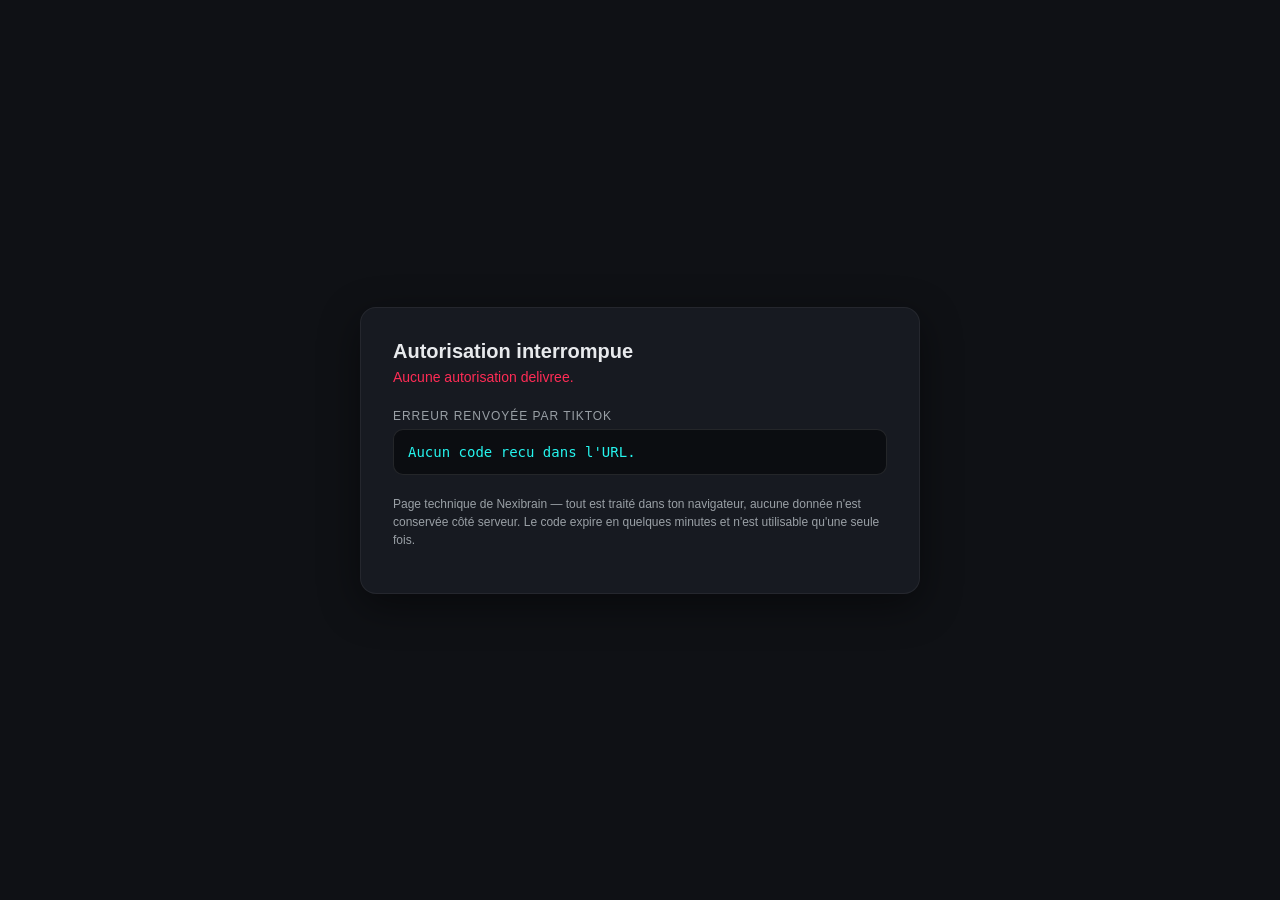
<file: tiktok/callback/index.html>
<!DOCTYPE html>
<html lang="fr">
<head>
<meta charset="utf-8">
<meta name="viewport" content="width=device-width, initial-scale=1">
<title>Autorisation TikTok — Nexibrain</title>
<meta name="robots" content="noindex, nofollow">
<style>
  :root { --bg:#0f1115; --card:#171a21; --accent:#25F4EE; --accent2:#FE2C55; --txt:#e8eaed; --dim:#9aa0a6; }
  * { box-sizing:border-box; }
  body { margin:0; min-height:100vh; display:flex; align-items:center; justify-content:center;
         background:var(--bg); color:var(--txt);
         font-family:-apple-system,BlinkMacSystemFont,"Segoe UI",Roboto,Helvetica,Arial,sans-serif; padding:24px; }
  .card { width:100%; max-width:560px; background:var(--card); border-radius:16px; padding:32px;
          box-shadow:0 12px 40px rgba(0,0,0,.45); border:1px solid rgba(255,255,255,.06); }
  h1 { font-size:20px; margin:0 0 6px; }
  .sub { color:var(--dim); font-size:14px; margin:0 0 24px; }
  .label { font-size:12px; text-transform:uppercase; letter-spacing:.08em; color:var(--dim); margin:18px 0 6px; }
  .code { display:block; width:100%; padding:14px; border-radius:10px; background:#0b0d11;
          border:1px solid rgba(255,255,255,.10); color:var(--accent); font-size:14px;
          font-family:ui-monospace,SFMono-Regular,Menlo,Consolas,monospace; word-break:break-all; }
  .value { font-size:14px; word-break:break-all; }
  button { margin-top:16px; width:100%; padding:13px 16px; border:0; border-radius:10px; cursor:pointer;
           background:var(--accent); color:#04181a; font-weight:700; font-size:15px; }
  button:active { transform:translateY(1px); }
  .ok { color:var(--accent); }
  .err { color:var(--accent2); }
  .hide { display:none; }
  .note { margin-top:20px; font-size:12px; color:var(--dim); line-height:1.5; }
</style>
</head>
<body>
<div class="card">
  <h1 id="title">Autorisation TikTok</h1>
  <p class="sub" id="sub">Traitement de la réponse…</p>

  <div id="okBlock" class="hide">
    <div class="label">Code d'autorisation (copie-le et envoie-le à Hermes)</div>
    <code class="code" id="codeBox">—</code>
    <button id="copyBtn" type="button">Copier le code</button>
    <div class="label">Scope(s) autorisé(s)</div>
    <div class="value" id="scopeBox">—</div>
    <div class="label">State</div>
    <div class="value" id="stateBox">—</div>
  </div>

  <div id="errBlock" class="hide">
    <div class="label">Erreur renvoyée par TikTok</div>
    <code class="code" id="errBox">—</code>
  </div>

  <p class="note">Page technique de Nexibrain — tout est traité dans ton navigateur, aucune donnée n'est conservée côté serveur. Le code expire en quelques minutes et n'est utilisable qu'une seule fois.</p>
</div>
<script>
(function () {
  var p = new URLSearchParams(window.location.search);
  var code = p.get('code');
  var err = p.get('error') || p.get('error_description');
  var scopes = p.get('scopes') || p.get('scope') || '—';
  var state = p.get('state') || '—';
  var hash = window.location.hash || '';
  if (!code && hash.indexOf('code=') !== -1) {
    var hp = new URLSearchParams(hash.replace(/^#/, ''));
    code = hp.get('code');
    scopes = hp.get('scopes') || scopes;
    state = hp.get('state') || state;
    err = hp.get('error') || err;
  }
  var sub = document.getElementById('sub');
  if (code) {
    document.getElementById('okBlock').classList.remove('hide');
    document.getElementById('codeBox').textContent = code;
    document.getElementById('scopeBox').textContent = scopes;
    document.getElementById('stateBox').textContent = state;
    document.getElementById('title').textContent = 'Autorisation réussie';
    sub.textContent = 'TikTok a renvoyé un code. Copie-le et envoie-le à Hermes.';
    sub.className = 'sub ok';
    var b = document.getElementById('copyBtn');
    b.addEventListener('click', function () {
      var done = function () {
        b.textContent = 'Copié ✓';
        setTimeout(function () { b.textContent = 'Copier le code'; }, 2000);
      };
      if (navigator.clipboard && navigator.clipboard.writeText) {
        navigator.clipboard.writeText(code).then(done, done);
      } else { done(); }
    });
  } else {
    document.getElementById('errBlock').classList.remove('hide');
    document.getElementById('errBox').textContent = err || "Aucun code recu dans l'URL.";
    document.getElementById('title').textContent = 'Autorisation interrompue';
    sub.textContent = "Aucune autorisation delivree.";
    sub.className = 'sub err';
  }
})();
</script>
</body>
</html>
</file>
<file: assets/css/base.css>
/* ==========================================================================
   NexiBrain — socle partagé (reset, tokens, composants)
   Chaque page définit sa palette en surchargeant les tokens :root ci-dessous.
   ========================================================================== */

*, *::before, *::after { box-sizing: border-box; margin: 0; padding: 0; }

:root {
  /* Palette par défaut (studio, sombre) — surchargée par page */
  --bg: #0a0a1f;
  --bg-2: #10102e;
  --surface: rgba(255, 255, 255, 0.04);
  --surface-2: rgba(255, 255, 255, 0.07);
  --border: rgba(255, 255, 255, 0.09);
  --border-strong: rgba(255, 255, 255, 0.16);
  --text: #f2f4fb;
  --muted: #9aa3c0;
  --accent: #1ca8ef;
  --accent-2: #6ee7ff;
  --accent-ink: #06263a;
  --glow-a: rgba(28, 168, 239, 0.16);
  --glow-b: rgba(108, 92, 231, 0.14);
  --nav-bg: rgba(10, 10, 31, 0.78);
  --radius: 18px;
  --radius-lg: 28px;
  --font-display: 'Sora', 'Segoe UI', sans-serif;
  --font-body: 'Rubik', 'Segoe UI', sans-serif;
}

html { scroll-behavior: smooth; }
@media (prefers-reduced-motion: reduce) { html { scroll-behavior: auto; } }

body {
  background: var(--bg);
  color: var(--text);
  font-family: var(--font-body);
  font-size: 17px;
  line-height: 1.7;
  -webkit-font-smoothing: antialiased;
  /* clip (et non hidden) : se propage au viewport sans faire de <body> un
     conteneur de défilement, ce qui casserait la nav sticky. */
  overflow-x: clip;
}

img { max-width: 100%; height: auto; display: block; }
a { color: inherit; text-decoration: none; }

h1, h2, h3, h4 {
  font-family: var(--font-display);
  font-weight: 800;
  line-height: 1.12;
  letter-spacing: -0.02em;
}

.container { max-width: 1120px; margin: 0 auto; padding: 0 24px; }
.section { padding: 96px 0; position: relative; }
.section-tight { padding: 64px 0; }

/* --- Fond ambiant (halos radiaux, zéro image) ------------------------------ */
.ambient {
  position: fixed;
  inset: 0;
  z-index: -1;
  pointer-events: none;
  background:
    radial-gradient(600px 420px at 12% -5%, var(--glow-a), transparent 65%),
    radial-gradient(700px 500px at 95% 20%, var(--glow-b), transparent 65%),
    radial-gradient(700px 600px at 40% 110%, var(--glow-a), transparent 70%);
}

/* --- Navigation ------------------------------------------------------------ */
.nav {
  position: sticky;
  top: 0;
  z-index: 50;
  background: var(--nav-bg);
  -webkit-backdrop-filter: blur(16px) saturate(1.3);
  backdrop-filter: blur(16px) saturate(1.3);
  border-bottom: 1px solid var(--border);
}
.nav-inner {
  display: flex;
  align-items: center;
  justify-content: space-between;
  height: 68px;
  gap: 16px;
}
.nav-brand { display: flex; align-items: center; gap: 10px; font-family: var(--font-display); font-weight: 800; font-size: 18px; letter-spacing: -0.01em; }
.nav-brand img { width: 32px; height: 32px; border-radius: 8px; }
.nav-links { display: flex; align-items: center; gap: 26px; list-style: none; }
.nav-links a { font-size: 15px; font-weight: 500; color: var(--muted); transition: color 0.2s; }
.nav-links a:hover, .nav-links a[aria-current="page"] { color: var(--text); }
.nav-cta {
  background: var(--accent);
  color: var(--accent-ink) !important;
  font-weight: 600 !important;
  padding: 9px 18px;
  border-radius: 12px;
  transition: transform 0.15s, filter 0.2s;
}
.nav-cta:hover { filter: brightness(1.08); transform: translateY(-1px); }
.nav-inner nav { display: flex; align-items: center; gap: 14px; }
.lang-toggle {
  background: transparent;
  border: 1px solid var(--border-strong);
  border-radius: 10px;
  padding: 7px 13px;
  font-family: var(--font-body);
  font-size: 13px;
  font-weight: 700;
  letter-spacing: 0.06em;
  color: var(--muted);
  cursor: pointer;
  transition: color 0.2s, border-color 0.2s;
}
.lang-toggle:hover { color: var(--text); border-color: var(--muted); }
.nav-toggle {
  display: none;
  background: none;
  border: 1px solid var(--border-strong);
  border-radius: 10px;
  width: 42px;
  height: 42px;
  cursor: pointer;
  color: var(--text);
  font-size: 20px;
  line-height: 1;
}
@media (max-width: 820px) {
  .nav-toggle { display: grid; place-items: center; }
  .nav-links {
    position: absolute;
    top: 68px;
    left: 0;
    right: 0;
    flex-direction: column;
    align-items: stretch;
    gap: 0;
    background: var(--bg);
    border-bottom: 1px solid var(--border);
    padding: 8px 24px 20px;
    display: none;
  }
  .nav-links.open { display: flex; }
  .nav-links li { border-top: 1px solid var(--border); }
  .nav-links a { display: block; padding: 14px 4px; font-size: 16px; }
  .nav-links .nav-cta { margin-top: 14px; text-align: center; border-top: none; }
  .nav-links li:has(.nav-cta) { border-top: none; }
}

/* --- Eyebrow / pill -------------------------------------------------------- */
.eyebrow {
  display: inline-flex;
  align-items: center;
  gap: 8px;
  font-size: 12.5px;
  font-weight: 600;
  letter-spacing: 0.18em;
  text-transform: uppercase;
  color: var(--accent);
  margin-bottom: 18px;
}
.pill {
  display: inline-flex;
  align-items: center;
  gap: 9px;
  font-size: 13.5px;
  font-weight: 600;
  color: var(--text);
  background: var(--surface);
  border: 1px solid var(--border-strong);
  border-radius: 999px;
  padding: 7px 16px;
  -webkit-backdrop-filter: blur(8px);
  backdrop-filter: blur(8px);
}
.pill .dot {
  width: 8px;
  height: 8px;
  border-radius: 50%;
  background: var(--accent);
  animation: pulse 1.8s ease-in-out infinite;
}
@keyframes pulse {
  0%, 100% { opacity: 1; transform: scale(1); }
  50% { opacity: 0.45; transform: scale(0.8); }
}

/* --- Boutons --------------------------------------------------------------- */
.btn {
  display: inline-flex;
  align-items: center;
  justify-content: center;
  gap: 8px;
  font-family: var(--font-body);
  font-size: 16px;
  font-weight: 600;
  border-radius: 14px;
  padding: 14px 26px;
  cursor: pointer;
  border: 1px solid transparent;
  transition: transform 0.15s, filter 0.2s, background 0.2s;
}
.btn:hover { transform: translateY(-2px); }
.btn-primary { background: var(--accent); color: var(--accent-ink); }
.btn-primary:hover { filter: brightness(1.08); }
.btn-ghost { border-color: var(--border-strong); color: var(--text); background: transparent; }
.btn-ghost:hover { background: var(--surface); }

/* --- Badges stores (SVG inline) -------------------------------------------- */
.store-badges { display: flex; flex-wrap: wrap; gap: 14px; }
.store-badge {
  display: inline-flex;
  align-items: center;
  gap: 12px;
  border-radius: 14px;
  padding: 12px 22px 12px 18px;
  min-height: 62px;
  border: 1px solid transparent;
  transition: transform 0.18s, box-shadow 0.18s, filter 0.2s;
}
.store-badge:hover { transform: translateY(-2px); box-shadow: 0 12px 28px rgba(0, 0, 0, 0.28); }
.store-badge svg { width: 26px; height: 26px; flex: none; }
.store-badge span { display: flex; flex-direction: column; line-height: 1.25; text-align: left; }
.store-badge small { font-size: 11.5px; font-weight: 500; opacity: 0.75; }
.store-badge strong { font-family: var(--font-display); font-size: 17px; font-weight: 700; letter-spacing: -0.01em; }
.store-badge.light { background: #f5f7fa; color: #0d1117; }
.store-badge.dark { background: rgba(255, 255, 255, 0.05); color: var(--text); border-color: var(--border-strong); }
.store-badge.ink { background: #1c1c1e; color: #fff; }
/* Style officiel App Store / Google Play (noir, liseré clair) */
.store-badge.black {
  background: #000;
  color: #fff;
  border: 1.5px solid rgba(255, 255, 255, 0.5);
  border-radius: 12px;
}
.store-badge.black small { text-transform: none; font-size: 11px; opacity: 0.9; }
.store-badge.black .cap small { text-transform: uppercase; letter-spacing: 0.04em; }
.store-badge.black svg { width: 30px; height: 30px; }
@media (max-width: 560px) {
  .store-badges { flex-direction: column; align-items: stretch; }
  .store-badge { justify-content: center; }
}

/* --- Cartes ---------------------------------------------------------------- */
.card {
  background: var(--surface);
  border: 1px solid var(--border);
  border-radius: var(--radius);
  padding: 28px;
  -webkit-backdrop-filter: blur(12px);
  backdrop-filter: blur(12px);
}
.card h3 { font-size: 19px; margin-bottom: 8px; }
.card p { color: var(--muted); font-size: 15.5px; line-height: 1.65; }
.card-icon {
  width: 46px;
  height: 46px;
  border-radius: 13px;
  display: grid;
  place-items: center;
  margin-bottom: 16px;
  background: color-mix(in srgb, var(--accent) 14%, transparent);
  color: var(--accent);
  font-size: 21px;
}

/* --- Cadre téléphone (CSS pur) --------------------------------------------- */
.phone {
  position: relative;
  border-radius: 40px;
  border: 9px solid #171b22;
  background: #000;
  overflow: hidden;
  box-shadow: 0 24px 60px rgba(0, 0, 0, 0.45), 0 0 0 1px rgba(255, 255, 255, 0.06);
}
.phone img { width: 100%; }

/* --- Marquee (défilement infini, CSS pur) ----------------------------------- */
.marquee { overflow: hidden; position: relative; }
.marquee-track {
  display: flex;
  gap: 0;
  width: max-content;
  animation: marquee 38s linear infinite;
}
.marquee:hover .marquee-track { animation-play-state: paused; }
@keyframes marquee {
  from { transform: translateX(0); }
  to { transform: translateX(-50%); }
}
@media (prefers-reduced-motion: reduce) {
  .marquee-track { animation: none; }
  .marquee { overflow-x: auto; }
}

/* --- Galerie snap-scroll ---------------------------------------------------- */
.snap-row {
  display: flex;
  gap: 22px;
  overflow-x: auto;
  scroll-snap-type: x mandatory;
  padding: 8px 4px 22px;
  scrollbar-width: thin;
}
.snap-row > * { scroll-snap-align: center; flex: none; }

/* --- FAQ (details/summary) --------------------------------------------------*/
.faq details {
  border: 1px solid var(--border);
  border-radius: var(--radius);
  background: var(--surface);
  margin-bottom: 12px;
  overflow: hidden;
}
.faq summary {
  cursor: pointer;
  list-style: none;
  display: flex;
  justify-content: space-between;
  align-items: center;
  gap: 16px;
  padding: 18px 22px;
  font-family: var(--font-display);
  font-weight: 600;
  font-size: 16.5px;
}
.faq summary::-webkit-details-marker { display: none; }
.faq summary::after {
  content: "+";
  font-size: 22px;
  font-weight: 400;
  color: var(--accent);
  transition: transform 0.2s;
  flex: none;
}
.faq details[open] summary::after { transform: rotate(45deg); }
.faq details p { padding: 0 22px 20px; color: var(--muted); font-size: 15.5px; }

/* --- Sections d'en-tête ------------------------------------------------------*/
.section-head { max-width: 640px; margin-bottom: 48px; }
.section-head.center { margin-left: auto; margin-right: auto; text-align: center; }
.section-head h2 { font-size: clamp(28px, 4.4vw, 42px); margin-bottom: 14px; }
.section-head p { color: var(--muted); font-size: 17px; }

/* --- Footer ------------------------------------------------------------------*/
.footer {
  border-top: 1px solid var(--border);
  padding: 64px 0 0;
  background: var(--bg-2);
}
.footer-grid {
  display: grid;
  grid-template-columns: 1.6fr 1fr 1fr 1.3fr;
  gap: 40px;
  padding-bottom: 48px;
}
.footer h4 { font-size: 14px; letter-spacing: 0.1em; text-transform: uppercase; color: var(--muted); margin-bottom: 16px; font-weight: 700; }
.footer ul { list-style: none; }
.footer li { margin-bottom: 10px; }
.footer a { color: var(--muted); font-size: 15px; transition: color 0.2s; }
.footer a:hover { color: var(--text); }
.footer-brand { display: flex; align-items: center; gap: 10px; font-family: var(--font-display); font-weight: 800; font-size: 18px; margin-bottom: 14px; color: var(--text); }
.footer-brand img { width: 34px; height: 34px; border-radius: 9px; }
.footer-tagline { color: var(--muted); font-size: 15px; max-width: 280px; }
.footer-note { color: var(--muted); font-size: 13px; margin-top: 14px; max-width: 300px; line-height: 1.6; }
.footer-bottom {
  border-top: 1px solid var(--border);
  padding: 22px 0;
  display: flex;
  flex-wrap: wrap;
  gap: 10px 24px;
  justify-content: space-between;
  color: var(--muted);
  font-size: 13.5px;
}
@media (max-width: 900px) { .footer-grid { grid-template-columns: 1fr 1fr; } }
@media (max-width: 540px) { .footer-grid { grid-template-columns: 1fr; gap: 28px; } }

/* --- Apparition au scroll ----------------------------------------------------*/
.reveal { opacity: 0; transform: translateY(20px); transition: opacity 0.7s ease, transform 0.7s ease; }
.reveal.in { opacity: 1; transform: none; }
.reveal.d1 { transition-delay: 0.08s; }
.reveal.d2 { transition-delay: 0.16s; }
.reveal.d3 { transition-delay: 0.24s; }
@media (prefers-reduced-motion: reduce) {
  .reveal { opacity: 1; transform: none; transition: none; }
}

/* --- Bande cross-promo -------------------------------------------------------*/
.crosspromo {
  display: flex;
  align-items: center;
  gap: 22px;
  border: 1px solid var(--border);
  border-radius: var(--radius-lg);
  background: var(--surface);
  padding: 28px 32px;
  transition: transform 0.2s, border-color 0.2s;
}
.crosspromo:hover { transform: translateY(-3px); border-color: var(--border-strong); }
.crosspromo img { width: 72px; height: 72px; border-radius: 18px; flex: none; }
.crosspromo .cp-text h3 { font-size: 20px; margin-bottom: 4px; }
.crosspromo .cp-text p { color: var(--muted); font-size: 15px; }
.crosspromo .cp-arrow { margin-left: auto; font-size: 26px; color: var(--accent); flex: none; }
@media (max-width: 560px) {
  .crosspromo { flex-direction: column; text-align: center; }
  .crosspromo .cp-arrow { margin-left: 0; }
}
</file>
<file: assets/css/legal.css>
/* Pages légales — palette claire neutre + typographie de lecture */
:root {
  --bg: #f7f8fa;
  --bg-2: #eef1f5;
  --surface: #ffffff;
  --surface-2: #fbfcfd;
  --border: rgba(31, 36, 48, 0.10);
  --border-strong: rgba(31, 36, 48, 0.2);
  --text: #1f2430;
  --muted: #5b6472;
  --accent: #157ab8;
  --accent-2: #1ca8ef;
  --accent-ink: #ffffff;
  --glow-a: rgba(28, 168, 239, 0.07);
  --glow-b: rgba(30, 30, 71, 0.05);
  --nav-bg: rgba(247, 248, 250, 0.85);
}

.legal-main { padding: 64px 0 88px; }
.legal-article {
  max-width: 780px;
  margin: 0 auto;
  background: var(--surface);
  border: 1px solid var(--border);
  border-radius: 22px;
  padding: 52px 56px;
  box-shadow: 0 8px 30px rgba(31, 36, 48, 0.05);
}
@media (max-width: 640px) { .legal-article { padding: 32px 22px; } }

.legal-article .lang-note {
  font-size: 13px;
  color: var(--muted);
  background: var(--bg-2);
  border-radius: 10px;
  padding: 10px 14px;
  margin-bottom: 30px;
}
.legal-article h1 { font-size: clamp(28px, 4.5vw, 38px); margin-bottom: 18px; }
.legal-article h2 { font-size: 21px; margin: 38px 0 12px; }
.legal-article h3 { font-size: 17.5px; margin: 26px 0 10px; }
.legal-article p, .legal-article li { color: var(--muted); font-size: 16px; line-height: 1.75; }
.legal-article p { margin-bottom: 14px; }
.legal-article ul, .legal-article ol { padding-left: 24px; margin-bottom: 14px; }
.legal-article li { margin-bottom: 6px; }
.legal-article strong { color: var(--text); }
.legal-article a { color: var(--accent); text-decoration: underline; text-underline-offset: 2px; }
.legal-article hr { border: none; border-top: 1px solid var(--border); margin: 34px 0; }

.legal-related { max-width: 780px; margin: 28px auto 0; }
.legal-related h2 { font-size: 17px; margin-bottom: 14px; color: var(--text); }
.legal-related ul { list-style: none; display: grid; gap: 10px; }
.legal-related a {
  display: block;
  background: var(--surface);
  border: 1px solid var(--border);
  border-radius: 14px;
  padding: 14px 18px;
  color: var(--text);
  font-weight: 500;
  font-size: 15px;
  transition: border-color 0.2s, transform 0.15s;
}
.legal-related a:hover { border-color: var(--accent-2); transform: translateY(-1px); }
.legal-related a span { display: block; font-weight: 400; font-size: 13px; color: var(--muted); }
</file>
